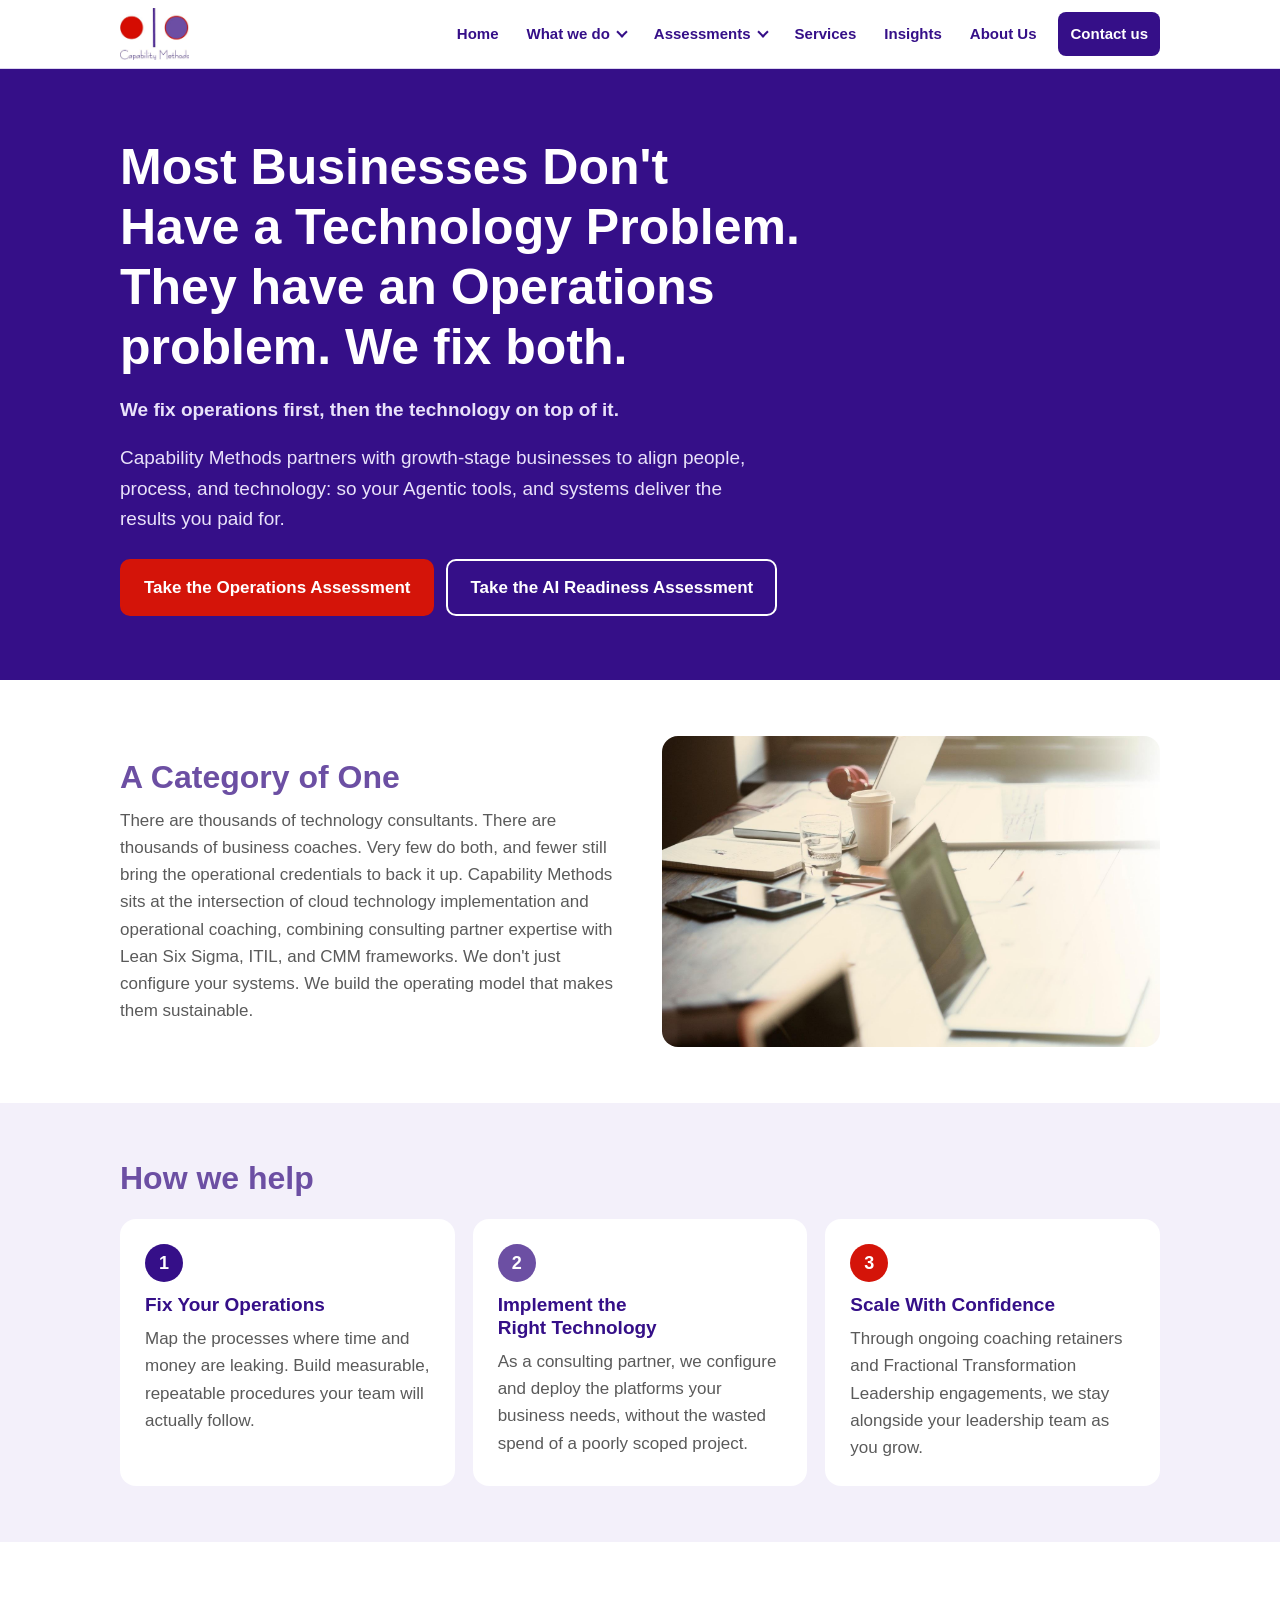
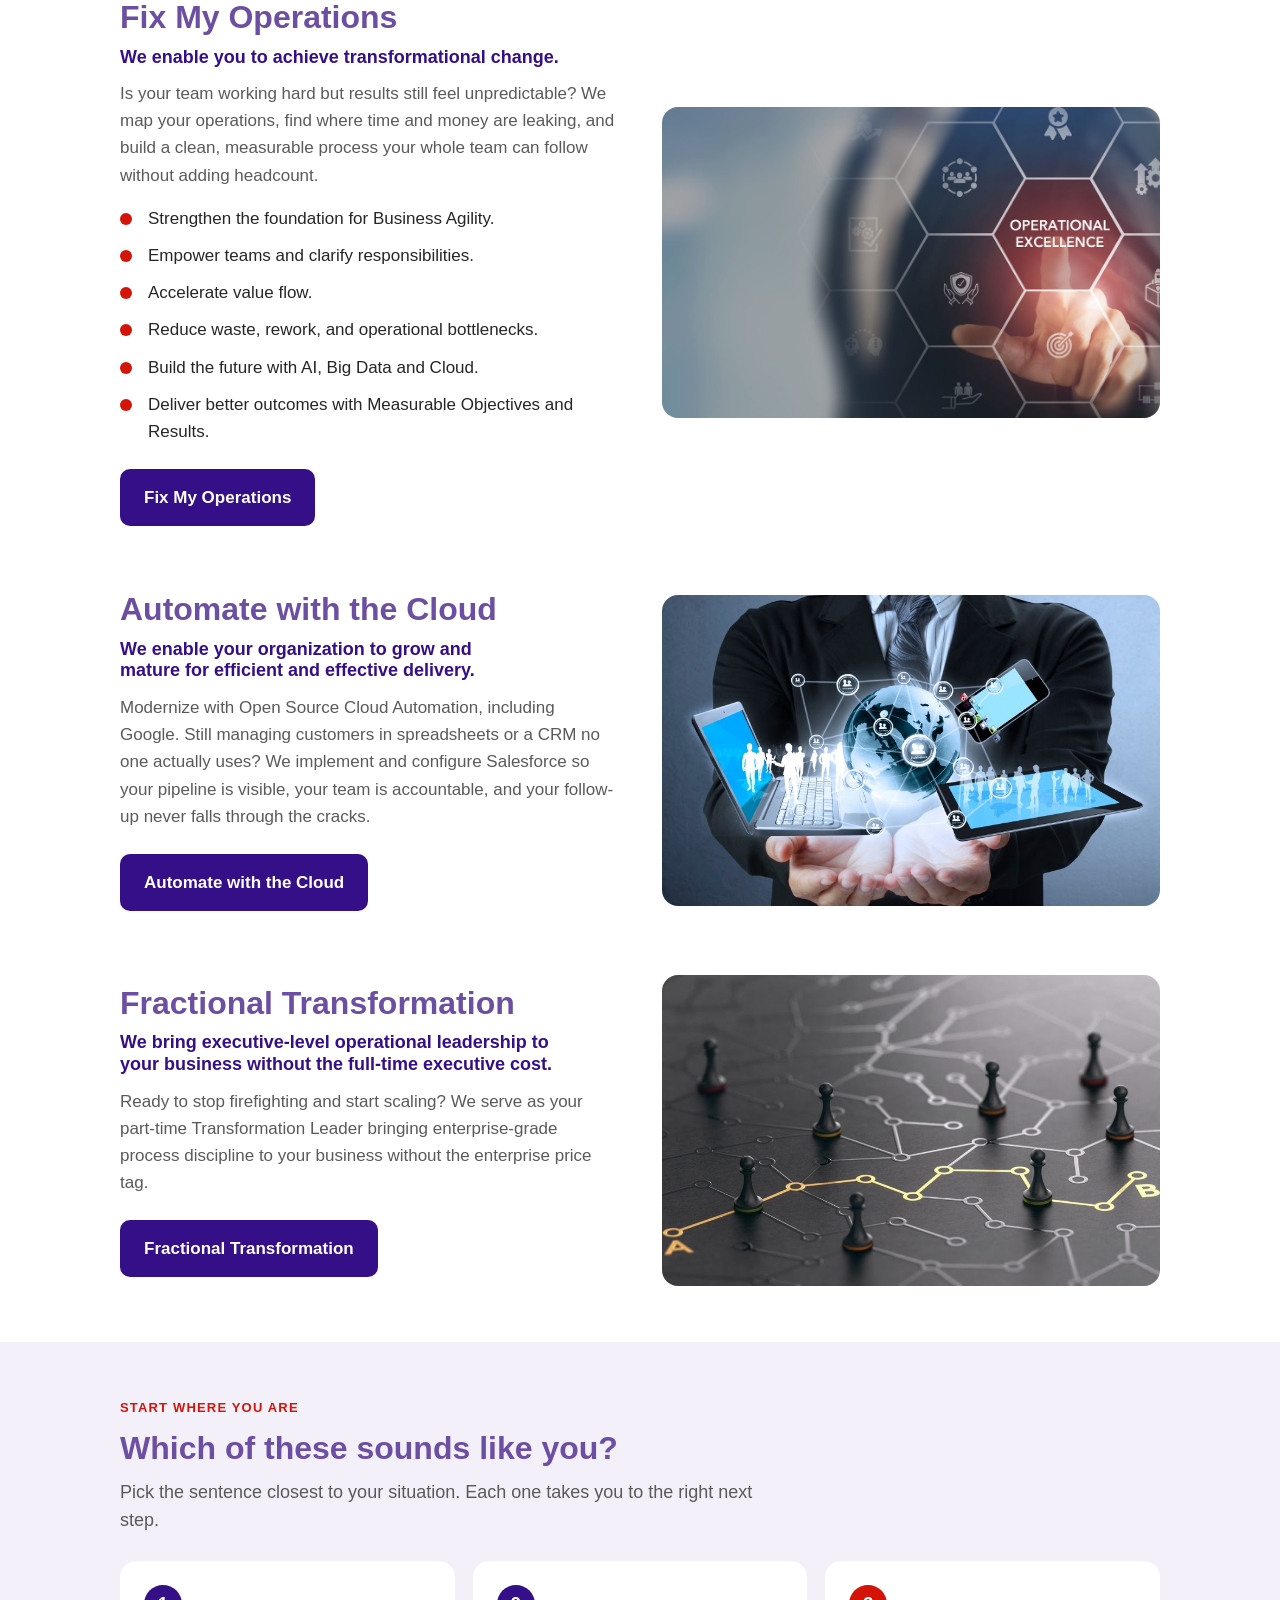
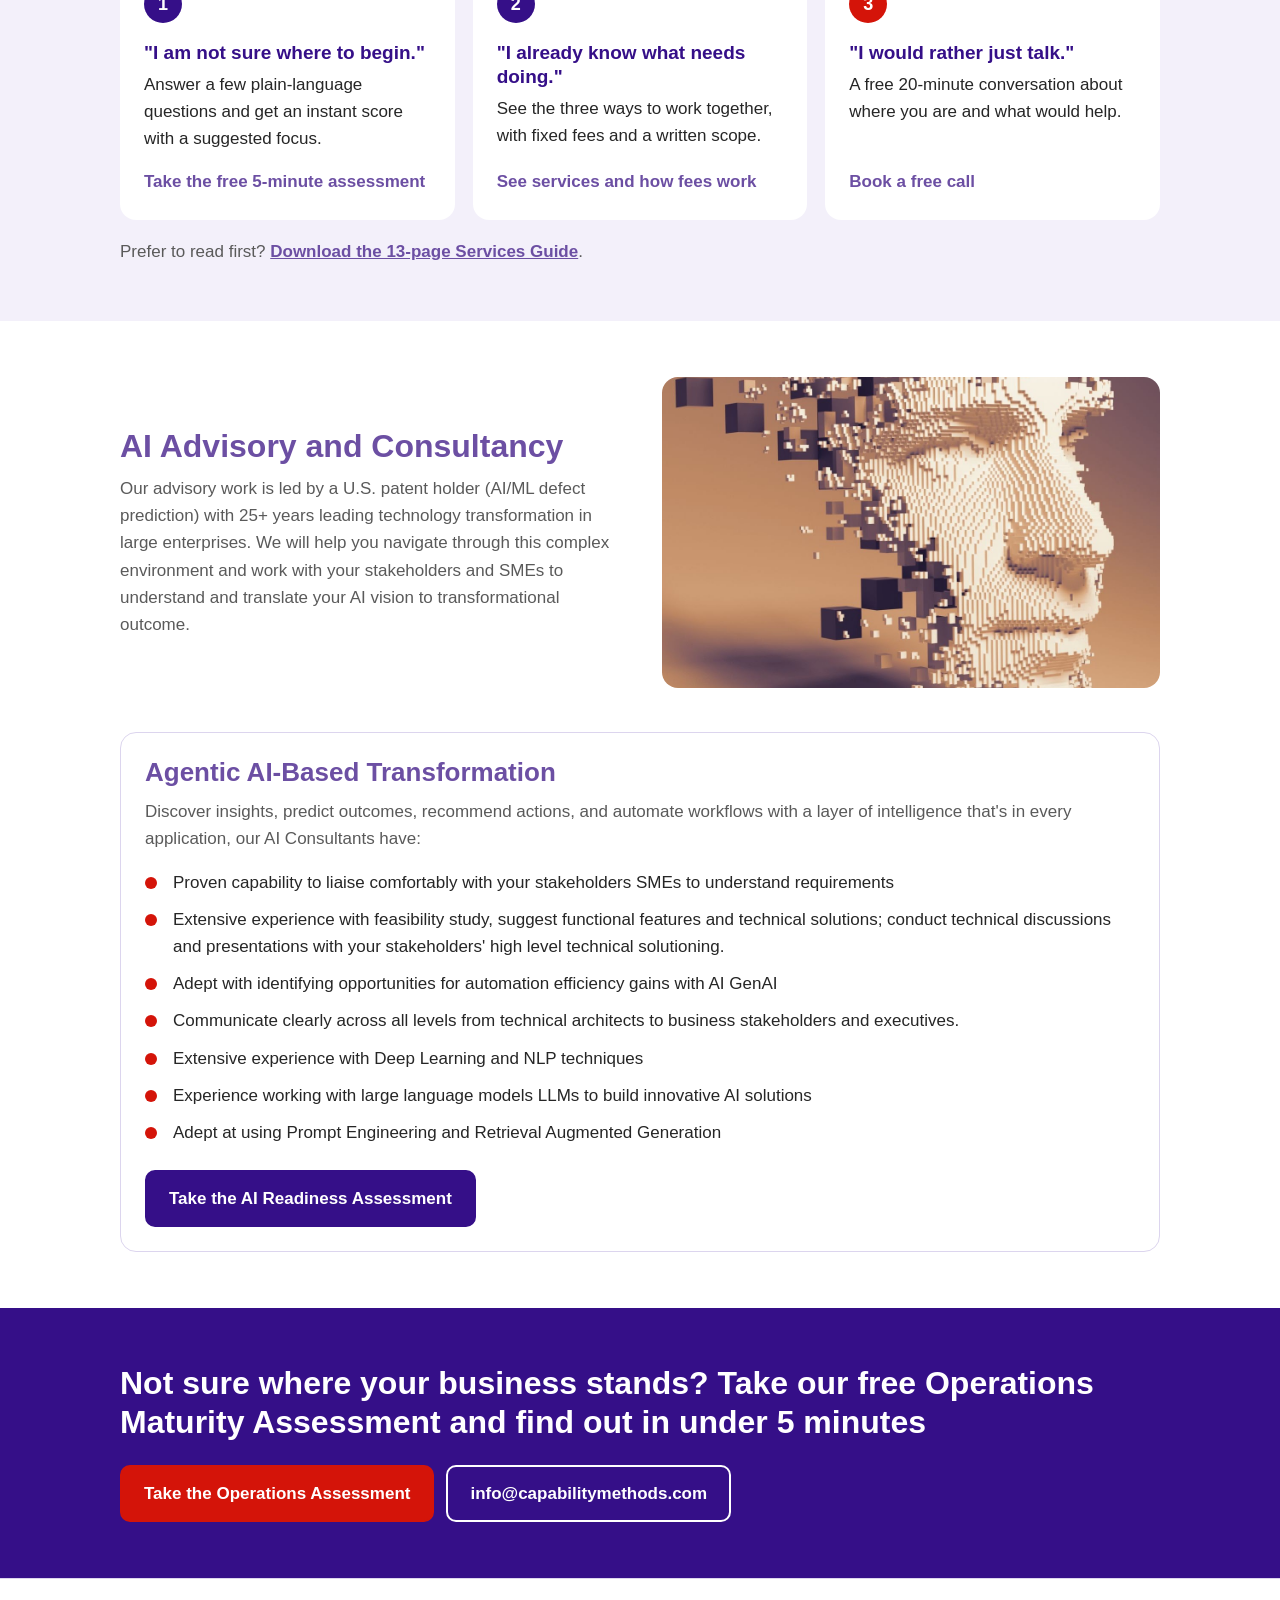
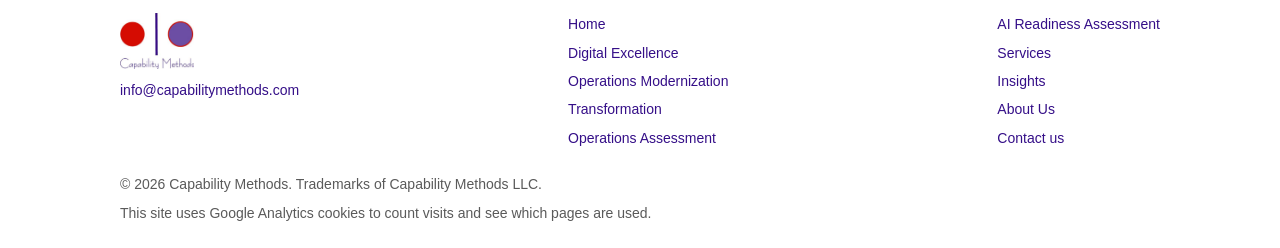
<file: index.html>
<!doctype html>
<html lang="en">
<head>
<meta charset="utf-8">
<meta name="viewport" content="width=device-width, initial-scale=1">
<title>Capability Methods | People, process and technology for growth-stage businesses</title>
<meta name="description" content="Capability Methods partners with growth-stage businesses to align people, process, and technology, so your Agentic tools and systems deliver the results you paid for.">
<link rel="canonical" href="https://www.capabilitymethods.com/">
<meta property="og:type" content="website">
<meta property="og:title" content="Capability Methods | People, process and technology for growth-stage businesses">
<meta property="og:description" content="Capability Methods partners with growth-stage businesses to align people, process, and technology, so your Agentic tools and systems deliver the results you paid for.">
<meta property="og:url" content="https://www.capabilitymethods.com/">
<meta property="og:image" content="https://www.capabilitymethods.com/assets/img/logo.png">
<link rel="icon" href="/assets/img/logo.png">
<link rel="stylesheet" href="/assets/site.css">
<script async src="https://www.googletagmanager.com/gtag/js?id=G-MKHZ5TBPRN"></script>
<script>window.dataLayer=window.dataLayer||[];function gtag(){dataLayer.push(arguments)}gtag('js',new Date());gtag('config','G-MKHZ5TBPRN');</script>
</head>
<body>
<div class="nav"><div class="wrap">
  <a class="logo" href="https://www.capabilitymethods.com/home/"><img src="/assets/img/logo.png" alt="Capability Methods" width="246" height="174"></a>
  <details class="burger"><summary>Menu</summary></details>
  <ul class="menu" aria-label="Main menu"><li><a href="https://www.capabilitymethods.com/home/">Home</a></li><li><details><summary>What we do</summary><ul class="sub"><li><a href="https://www.capabilitymethods.com/operations-consulting/">Digital Excellence</a></li><li><a href="https://www.capabilitymethods.com/business-process-modernization/">Operations Modernization</a></li><li><a href="https://www.capabilitymethods.com/business-transformation-consulting/">Transformation</a></li></ul></details></li><li><details><summary>Assessments</summary><ul class="sub"><li><a href="https://www.capabilitymethods.com/operations-maturity-assessment/">Operations Assessment</a></li><li><a href="https://www.capabilitymethods.com/ai-readiness-assessment/">AI Readiness Assessment</a></li></ul></details></li><li><a href="https://services.capabilitymethods.com/">Services</a></li><li><a href="https://services.capabilitymethods.com/insights/">Insights</a></li><li><a href="https://www.capabilitymethods.com/about-capability-methods/">About Us</a></li><li class="contact"><a href="https://www.capabilitymethods.com/contact-us/">Contact us</a></li></ul>
</div></div>
<script>
(function () {
  var lists = Array.prototype.slice.call(document.querySelectorAll('.menu details'));
  var hover = window.matchMedia('(hover: hover) and (pointer: fine)');
  function closeAll(except) { lists.forEach(function (d) { if (d !== except) d.removeAttribute('open'); }); }
  lists.forEach(function (d) {
    var li = d.parentNode, timer;
    d.addEventListener('toggle', function () { if (d.open) closeAll(d); });
    d.querySelector('summary').addEventListener('click', function (e) { if (hover.matches && window.innerWidth > 980 && d.open) e.preventDefault(); });
    li.addEventListener('mouseenter', function () { if (hover.matches && window.innerWidth > 980) { clearTimeout(timer); d.setAttribute('open', ''); } });
    li.addEventListener('mouseleave', function () { if (hover.matches && window.innerWidth > 980) { timer = setTimeout(function () { d.removeAttribute('open'); }, 200); } });
  });
  document.addEventListener('click', function (e) { if (!e.target.closest('.menu details')) closeAll(null); });
  document.addEventListener('keydown', function (e) { if (e.key === 'Escape') closeAll(null); });
})();
</script>
<main>
<!-- EDIT: words on this page are Mark's live Google Sites text (copied 16 Nov 2026). Change words only between the tags. -->
<header class="hero"><div class="wrap">
  <h1>Most Businesses Don't Have a Technology Problem. They have an Operations problem. We fix both.</h1>
  <p class="sub"><strong>We fix operations first, then the technology on top of it.</strong></p>
  <p class="sub">Capability Methods partners with growth-stage businesses to align people, process, and technology: so your Agentic tools, and systems deliver the results you paid for.</p>
  <div class="actions">
    <a class="btn red" href="/operations-maturity-assessment/">Take the Operations Assessment</a>
    <a class="btn ghostDark" href="/ai-readiness-assessment/">Take the AI Readiness Assessment</a>
  </div>
</div></header>

<section><div class="wrap split">
  <div>
    <h2>A Category of One</h2>
    <p>There are thousands of technology consultants. There are thousands of business coaches. Very few do both, and fewer still bring the operational credentials to back it up. Capability Methods sits at the intersection of cloud technology implementation and operational coaching, combining consulting partner expertise with Lean Six Sigma, ITIL, and CMM frameworks. We don't just configure your systems. We build the operating model that makes them sustainable.</p>
  </div>
  <div class="pic"><img src="/assets/img/desk.jpg" alt="" width="1280" height="853"></div>
</div></section>

<section class="tint"><div class="wrap">
  <h2>How we help</h2>
  <div class="grid3" style="margin-top:22px">
    <div class="card"><span class="badge">1</span><h3>Fix Your Operations</h3><p>Map the processes where time and money are leaking. Build measurable, repeatable procedures your team will actually follow.</p></div>
    <div class="card"><span class="badge purple">2</span><h3>Implement the Right Technology</h3><p>As a consulting partner, we configure and deploy the platforms your business needs, without the wasted spend of a poorly scoped project.</p></div>
    <div class="card"><span class="badge red">3</span><h3>Scale With Confidence</h3><p>Through ongoing coaching retainers and Fractional Transformation Leadership engagements, we stay alongside your leadership team as you grow.</p></div>
  </div>
</div></section>

<section><div class="wrap">
  <div class="split">
    <div>
      <h2>Fix My Operations</h2>
      <h3>We enable you to achieve transformational change.</h3>
      <p>Is your team working hard but results still feel unpredictable? We map your operations, find where time and money are leaking, and build a clean, measurable process your whole team can follow without adding headcount.</p>
      <ul class="checks">
        <li>Strengthen the foundation for Business Agility.</li>
        <li>Empower teams and clarify responsibilities.</li>
        <li>Accelerate value flow.</li>
        <li>Reduce waste, rework, and operational bottlenecks.</li>
        <li>Build the future with AI, Big Data and Cloud.</li>
        <li>Deliver better outcomes with Measurable Objectives and Results.</li>
      </ul>
      <div class="actions"><a class="btn" href="/operations-consulting/">Fix My Operations</a></div>
    </div>
    <div class="pic"><img src="/assets/img/operational-excellence.jpg" alt="" loading="lazy"></div>
  </div>

  <div class="split flip">
    <div>
      <h2>Automate with the Cloud</h2>
      <h3>We enable your organization to grow and mature for efficient and effective delivery.</h3>
      <p>Modernize with Open Source Cloud Automation, including Google. Still managing customers in spreadsheets or a CRM no one actually uses? We implement and configure Salesforce so your pipeline is visible, your team is accountable, and your follow-up never falls through the cracks.</p>
      <div class="actions"><a class="btn" href="/business-process-modernization/">Automate with the Cloud</a></div>
    </div>
    <div class="pic"><img src="/assets/img/connected-business.jpg" alt="" loading="lazy"></div>
  </div>

  <div class="split">
    <div>
      <h2>Fractional Transformation</h2>
      <h3>We bring executive-level operational leadership to your business without the full-time executive cost.</h3>
      <p>Ready to stop firefighting and start scaling? We serve as your part-time Transformation Leader bringing enterprise-grade process discipline to your business without the enterprise price tag.</p>
      <div class="actions"><a class="btn" href="/business-transformation-consulting/">Fractional Transformation</a></div>
    </div>
    <div class="pic"><img src="/assets/img/strategy.jpg" alt="" loading="lazy"></div>
  </div>
</div></section>

<section class="tint"><div class="wrap">
  <div class="eyebrow">Start where you are</div>
  <h2>Which of these sounds like you?</h2>
  <p class="lede">Pick the sentence closest to your situation. Each one takes you to the right next step.</p>
  <div class="grid3">
    <a class="pick" href="/operations-maturity-assessment/"><span class="badge">1</span><span class="say">"I am not sure where to begin."</span><span>Answer a few plain-language questions and get an instant score with a suggested focus.</span><span class="cta">Take the free 5-minute assessment</span></a>
    <a class="pick" href="https://services.capabilitymethods.com/#tiers"><span class="badge">2</span><span class="say">"I already know what needs doing."</span><span>See the three ways to work together, with fixed fees and a written scope.</span><span class="cta">See services and how fees work</span></a>
    <a class="pick" href="https://calendly.com/capabilitymethods"><span class="badge red">3</span><span class="say">"I would rather just talk."</span><span>A free 20-minute conversation about where you are and what would help.</span><span class="cta">Book a free call</span></a>
  </div>
  <p class="foot-note">Prefer to read first? <a href="https://services.capabilitymethods.com/#guide"><strong>Download the 13-page Services Guide</strong></a>.</p>
</div></section>

<section><div class="wrap">
  <div class="split flip">
    <div>
      <h2>AI Advisory and Consultancy</h2>
      <p>Our advisory work is led by a U.S. patent holder (AI/ML defect prediction) with 25+ years leading technology transformation in large enterprises. We will help you navigate through this complex environment and work with your stakeholders and SMEs to understand and translate your AI vision to transformational outcome.</p>
    </div>
    <div class="pic"><img src="/assets/img/ai.jpg" alt="" loading="lazy"></div>
  </div>
  <div class="card" style="margin-top:44px">
    <h2 style="font-size:26px">Agentic AI-Based Transformation</h2>
    <p>Discover insights, predict outcomes, recommend actions, and automate workflows with a layer of intelligence that's in every application, our AI Consultants have:</p>
    <ul class="checks">
      <li>Proven capability to liaise comfortably with your stakeholders SMEs to understand requirements</li>
      <li>Extensive experience with feasibility study, suggest functional features and technical solutions; conduct technical discussions and presentations with your stakeholders' high level technical solutioning.</li>
      <li>Adept with identifying opportunities for automation efficiency gains with AI GenAI</li>
      <li>Communicate clearly across all levels from technical architects to business stakeholders and executives.</li>
      <li>Extensive experience with Deep Learning and NLP techniques</li>
      <li>Experience working with large language models LLMs to build innovative AI solutions</li>
      <li>Adept at using Prompt Engineering and Retrieval Augmented Generation</li>
    </ul>
    <div class="actions"><a class="btn" href="/ai-readiness-assessment/">Take the AI Readiness Assessment</a></div>
  </div>
</div></section>

<section class="final"><div class="wrap">
  <h2>Not sure where your business stands? Take our free Operations Maturity Assessment and find out in under 5 minutes</h2>
  <div class="actions">
    <a class="btn red" href="/operations-maturity-assessment/">Take the Operations Assessment</a>
    <a class="btn ghostDark" href="mailto:info@capabilitymethods.com">info@capabilitymethods.com</a>
  </div>
</div></section>
</main>
<footer><div class="wrap">
  <div class="cols">
    <div><a class="logo" href="https://www.capabilitymethods.com/home/"><img src="/assets/img/logo.png" alt="Capability Methods" width="246" height="174" loading="lazy"></a>
      <p style="margin-top:10px"><a href="mailto:info@capabilitymethods.com">info@capabilitymethods.com</a></p></div>
    <ul><li><a href="https://www.capabilitymethods.com/home/">Home</a></li><li><a href="https://www.capabilitymethods.com/operations-consulting/">Digital Excellence</a></li><li><a href="https://www.capabilitymethods.com/business-process-modernization/">Operations Modernization</a></li><li><a href="https://www.capabilitymethods.com/business-transformation-consulting/">Transformation</a></li><li><a href="https://www.capabilitymethods.com/operations-maturity-assessment/">Operations Assessment</a></li></ul><ul><li><a href="https://www.capabilitymethods.com/ai-readiness-assessment/">AI Readiness Assessment</a></li><li><a href="https://services.capabilitymethods.com/">Services</a></li><li><a href="https://services.capabilitymethods.com/insights/">Insights</a></li><li><a href="https://www.capabilitymethods.com/about-capability-methods/">About Us</a></li><li><a href="https://www.capabilitymethods.com/contact-us/">Contact us</a></li></ul>
  </div>
  <div class="legal">
    <p>&copy; 2026 Capability Methods. Trademarks of Capability Methods LLC.</p>
    <p>This site uses Google Analytics cookies to count visits and see which pages are used.</p>
  </div>
</div></footer>
<script>
// Each embedded tool (contact form, assessments) reports its height; the page sizes its frame to fit, so no scroll box.
window.addEventListener('message', function (e) {
  if (!e.data || !e.data.cmEmbedHeight) return;
  document.querySelectorAll('iframe.embed').forEach(function (f) {
    if (f.contentWindow === e.source) f.style.height = (e.data.cmEmbedHeight + 2) + 'px';
  });
});
</script>
</body>
</html>
</file>
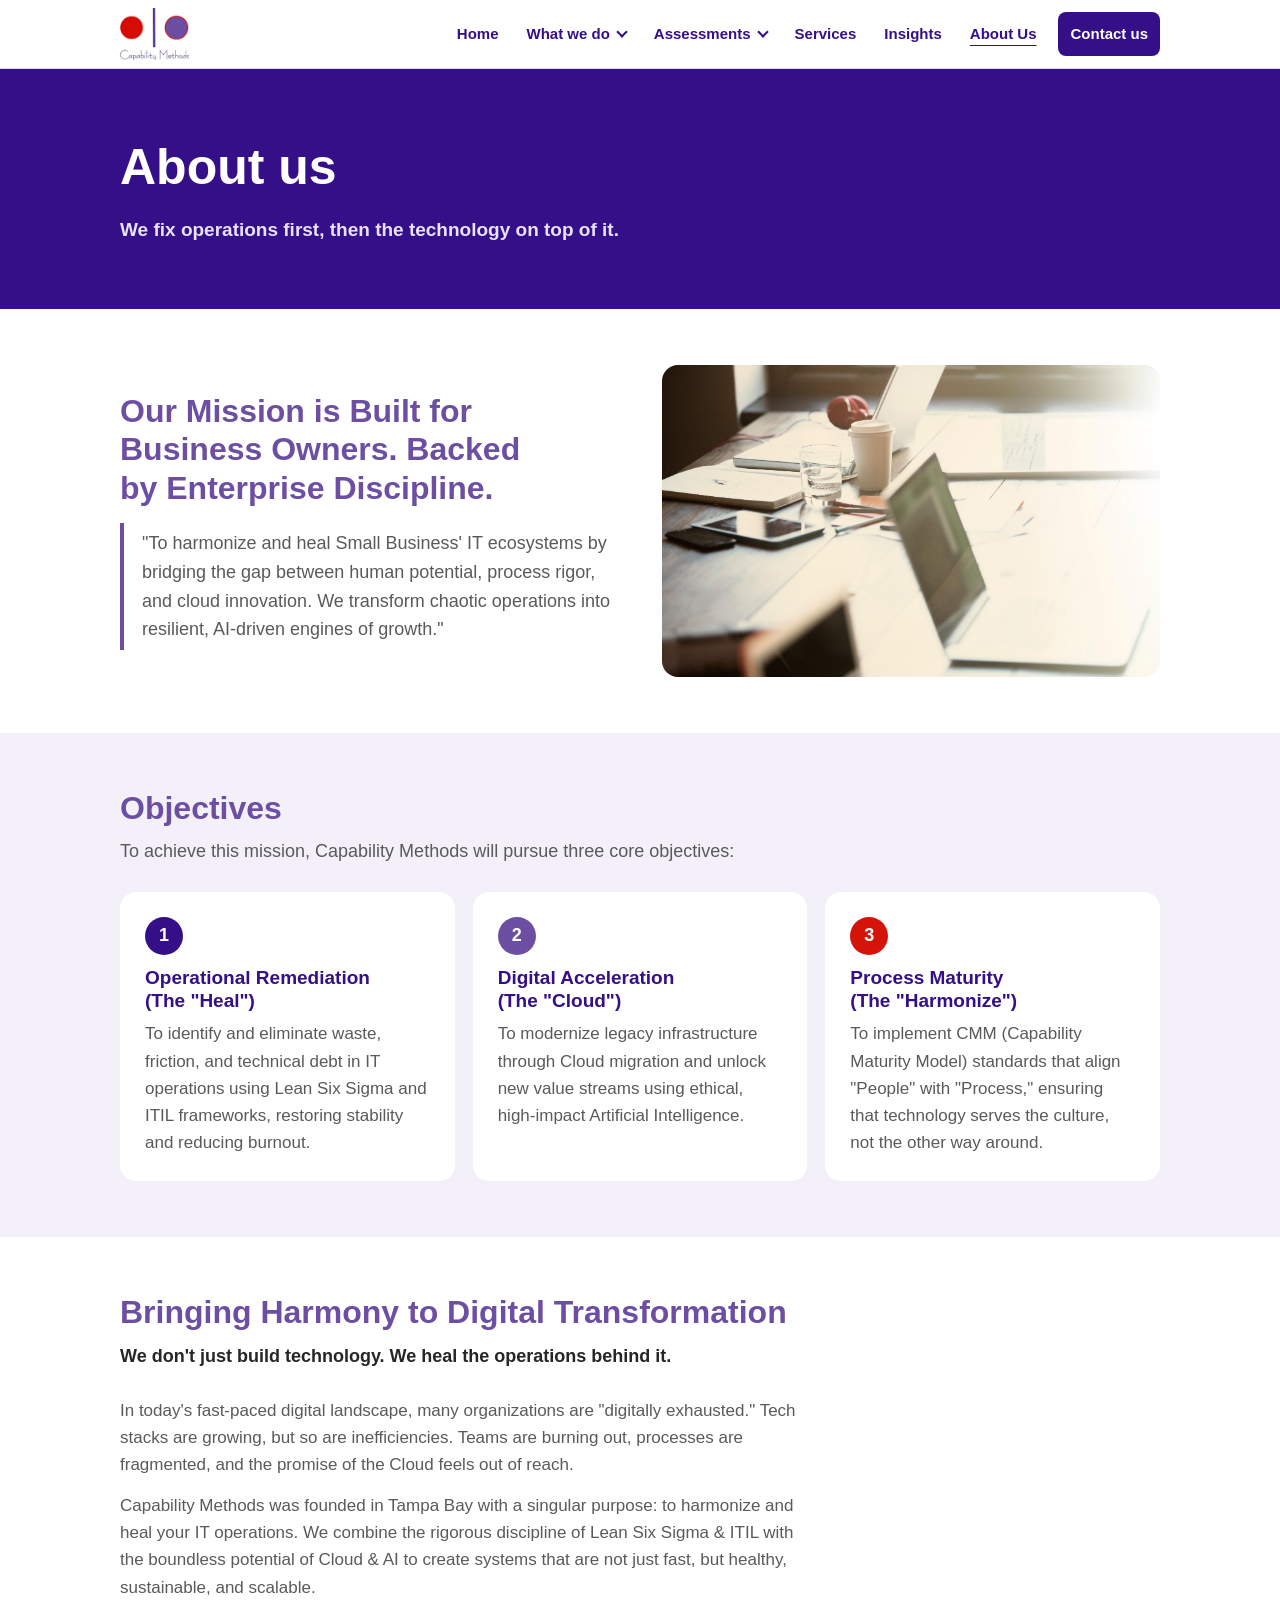
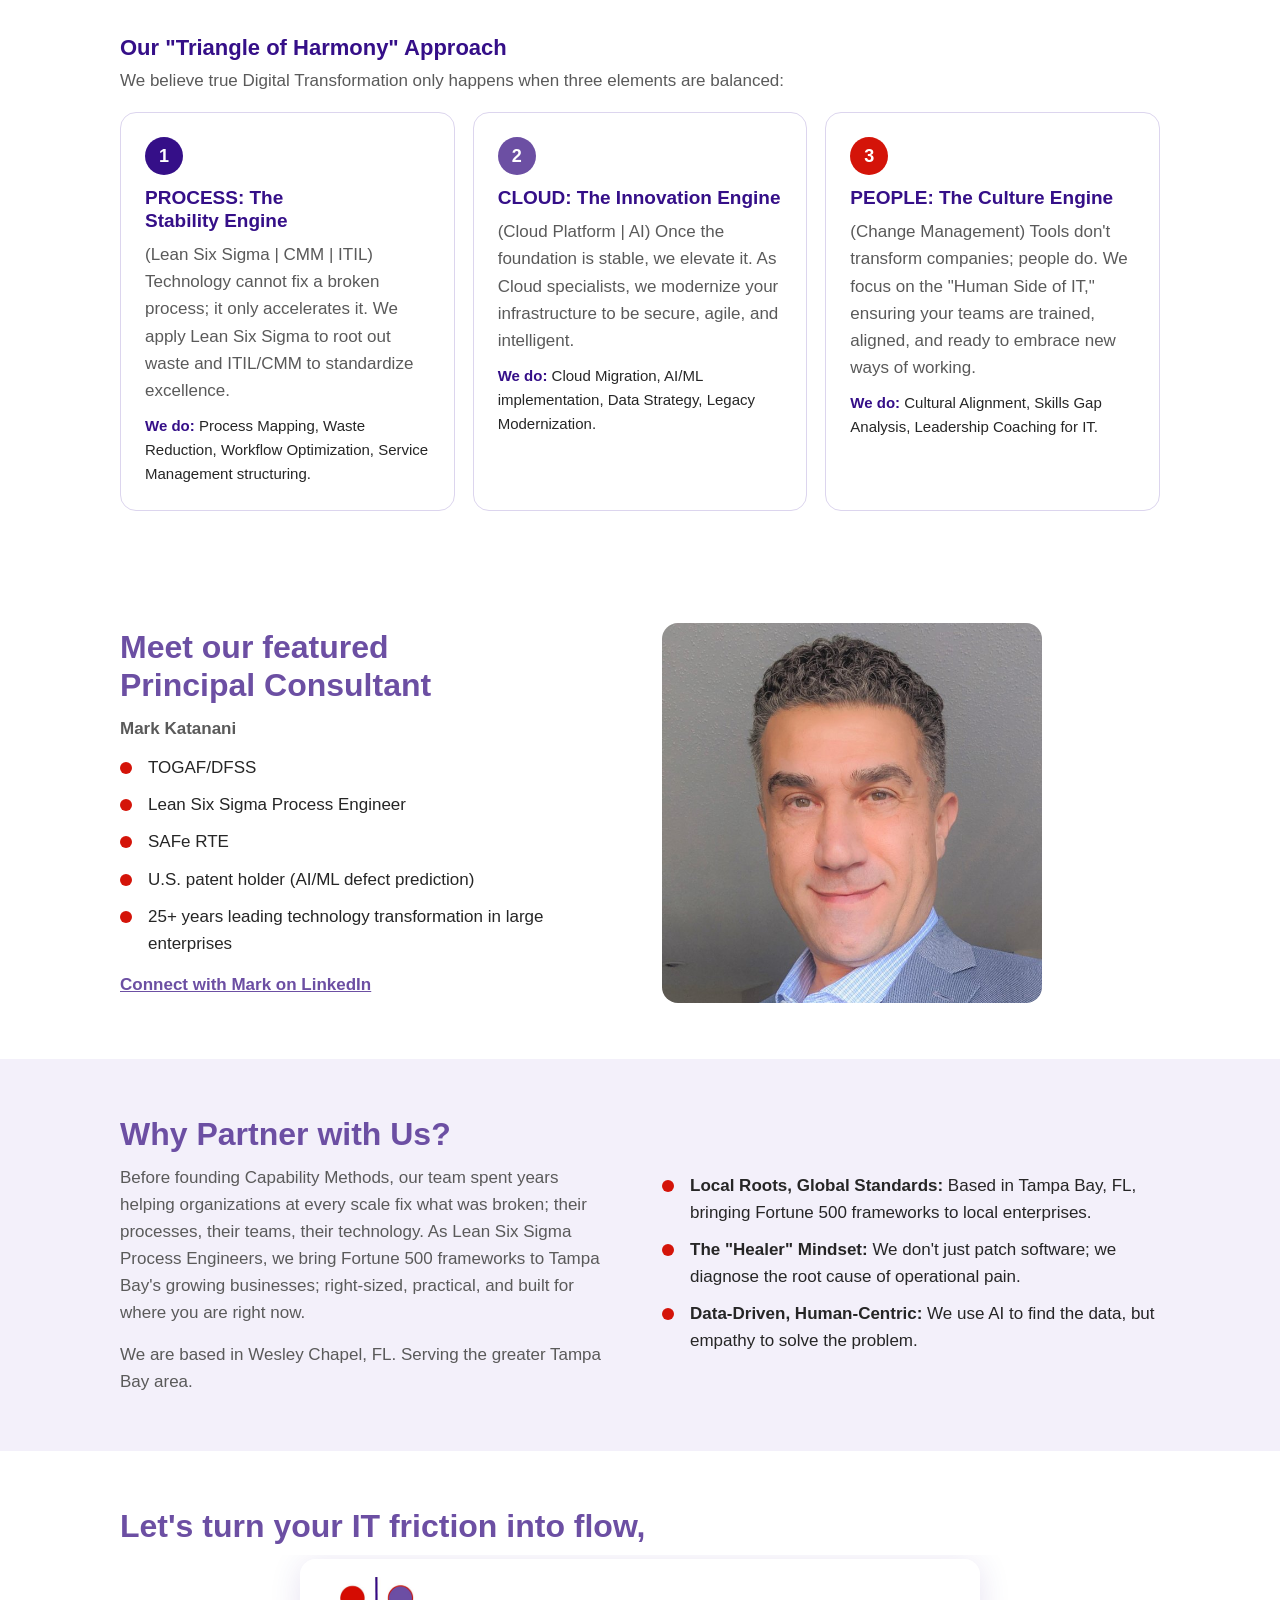
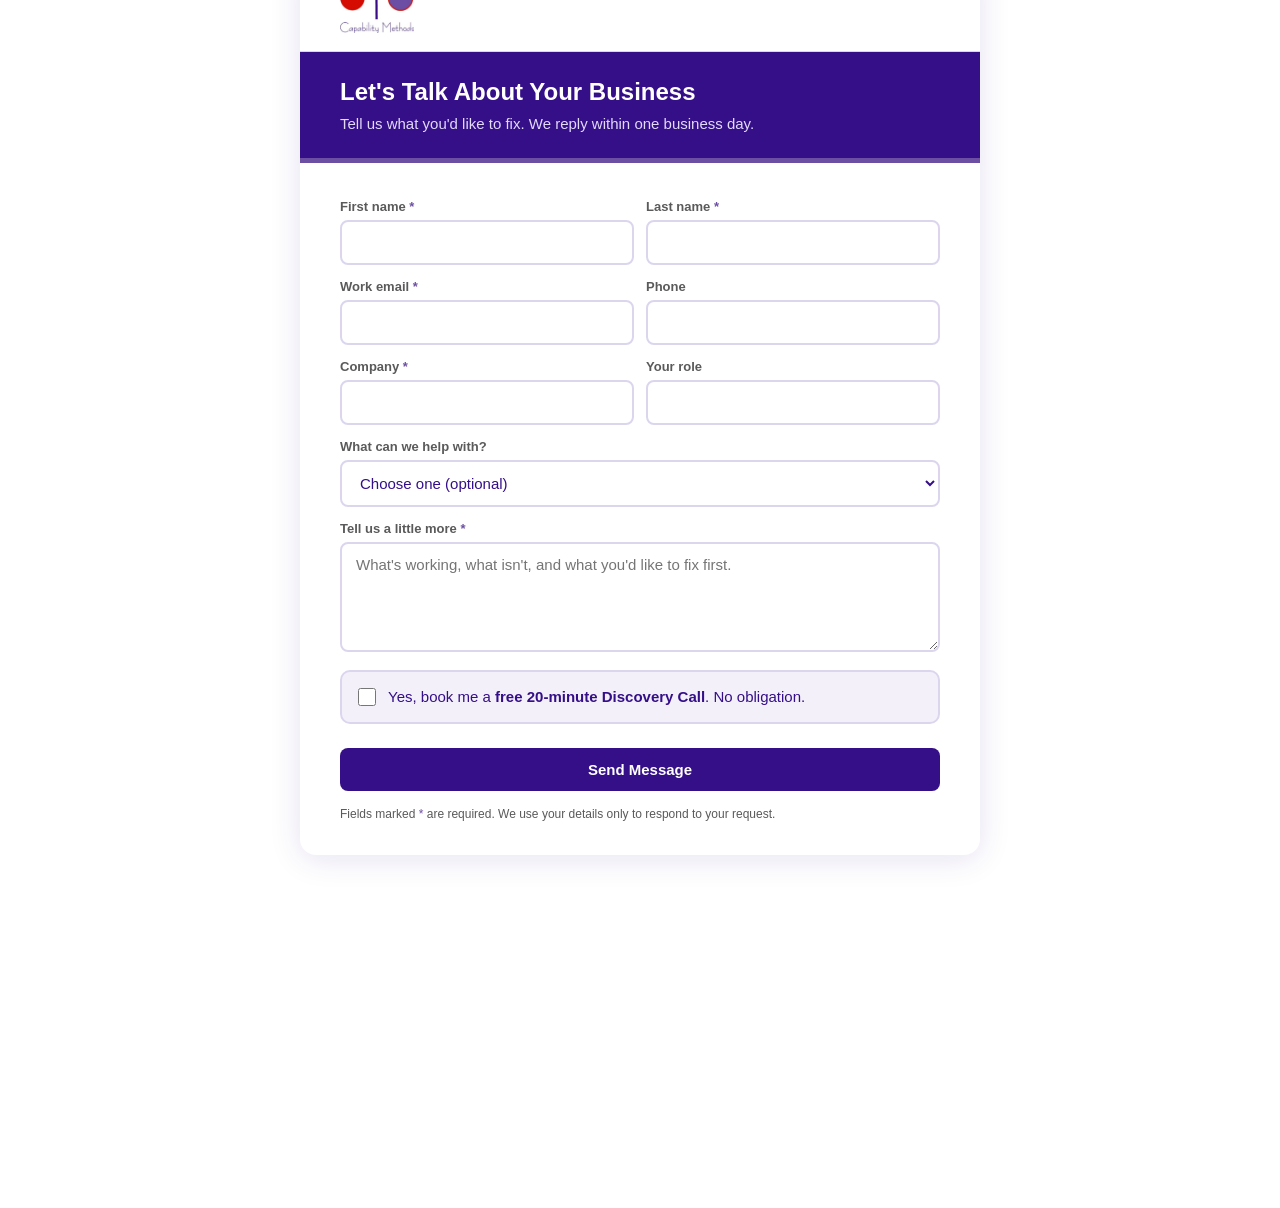
<file: about-capability-methods/index.html>
<!doctype html>
<html lang="en">
<head>
<meta charset="utf-8">
<meta name="viewport" content="width=device-width, initial-scale=1">
<title>About us | Capability Methods</title>
<meta name="description" content="Built for business owners, backed by enterprise discipline. Capability Methods brings people, process and cloud together.">
<link rel="canonical" href="https://www.capabilitymethods.com/about-capability-methods/">
<meta property="og:type" content="website">
<meta property="og:title" content="About us | Capability Methods">
<meta property="og:description" content="Built for business owners, backed by enterprise discipline. Capability Methods brings people, process and cloud together.">
<meta property="og:url" content="https://www.capabilitymethods.com/about-capability-methods/">
<meta property="og:image" content="https://www.capabilitymethods.com/assets/img/logo.png">
<link rel="icon" href="/assets/img/logo.png">
<link rel="stylesheet" href="/assets/site.css">
<script async src="https://www.googletagmanager.com/gtag/js?id=G-MKHZ5TBPRN"></script>
<script>window.dataLayer=window.dataLayer||[];function gtag(){dataLayer.push(arguments)}gtag('js',new Date());gtag('config','G-MKHZ5TBPRN');</script>
</head>
<body>
<div class="nav"><div class="wrap">
  <a class="logo" href="https://www.capabilitymethods.com/home/"><img src="/assets/img/logo.png" alt="Capability Methods" width="246" height="174"></a>
  <details class="burger"><summary>Menu</summary></details>
  <ul class="menu" aria-label="Main menu"><li><a href="https://www.capabilitymethods.com/home/">Home</a></li><li><details><summary>What we do</summary><ul class="sub"><li><a href="https://www.capabilitymethods.com/operations-consulting/">Digital Excellence</a></li><li><a href="https://www.capabilitymethods.com/business-process-modernization/">Operations Modernization</a></li><li><a href="https://www.capabilitymethods.com/business-transformation-consulting/">Transformation</a></li></ul></details></li><li><details><summary>Assessments</summary><ul class="sub"><li><a href="https://www.capabilitymethods.com/operations-maturity-assessment/">Operations Assessment</a></li><li><a href="https://www.capabilitymethods.com/ai-readiness-assessment/">AI Readiness Assessment</a></li></ul></details></li><li><a href="https://services.capabilitymethods.com/">Services</a></li><li><a href="https://services.capabilitymethods.com/insights/">Insights</a></li><li><a href="https://www.capabilitymethods.com/about-capability-methods/" aria-current="page">About Us</a></li><li class="contact"><a href="https://www.capabilitymethods.com/contact-us/">Contact us</a></li></ul>
</div></div>
<script>
(function () {
  var lists = Array.prototype.slice.call(document.querySelectorAll('.menu details'));
  var hover = window.matchMedia('(hover: hover) and (pointer: fine)');
  function closeAll(except) { lists.forEach(function (d) { if (d !== except) d.removeAttribute('open'); }); }
  lists.forEach(function (d) {
    var li = d.parentNode, timer;
    d.addEventListener('toggle', function () { if (d.open) closeAll(d); });
    d.querySelector('summary').addEventListener('click', function (e) { if (hover.matches && window.innerWidth > 980 && d.open) e.preventDefault(); });
    li.addEventListener('mouseenter', function () { if (hover.matches && window.innerWidth > 980) { clearTimeout(timer); d.setAttribute('open', ''); } });
    li.addEventListener('mouseleave', function () { if (hover.matches && window.innerWidth > 980) { timer = setTimeout(function () { d.removeAttribute('open'); }, 200); } });
  });
  document.addEventListener('click', function (e) { if (!e.target.closest('.menu details')) closeAll(null); });
  document.addEventListener('keydown', function (e) { if (e.key === 'Escape') closeAll(null); });
})();
</script>
<main>
<!-- EDIT: words on this page are Mark's live Google Sites text (copied 16 Nov 2026), with the credential wording Mark approved on 12 Nov. Change words only between the tags. -->
<header class="hero"><div class="wrap">
  <h1>About us</h1>
  <p class="sub"><strong>We fix operations first, then the technology on top of it.</strong></p>
</div></header>

<section><div class="wrap split">
  <div>
    <h2>Our Mission is Built for Business Owners. Backed by Enterprise Discipline.</h2>
    <p class="quote">"To harmonize and heal Small Business' IT ecosystems by bridging the gap between human potential, process rigor, and cloud innovation. We transform chaotic operations into resilient, AI-driven engines of growth."</p>
  </div>
  <div class="pic"><img src="/assets/img/desk.jpg" alt="" loading="lazy"></div>
</div></section>

<section class="tint"><div class="wrap">
  <h2>Objectives</h2>
  <p class="lede">To achieve this mission, Capability Methods will pursue three core objectives:</p>
  <div class="grid3">
    <div class="card"><span class="badge">1</span><h3>Operational Remediation (The "Heal")</h3><p>To identify and eliminate waste, friction, and technical debt in IT operations using Lean Six Sigma and ITIL frameworks, restoring stability and reducing burnout.</p></div>
    <div class="card"><span class="badge purple">2</span><h3>Digital Acceleration (The "Cloud")</h3><p>To modernize legacy infrastructure through Cloud migration and unlock new value streams using ethical, high-impact Artificial Intelligence.</p></div>
    <div class="card"><span class="badge red">3</span><h3>Process Maturity (The "Harmonize")</h3><p>To implement CMM (Capability Maturity Model) standards that align "People" with "Process," ensuring that technology serves the culture, not the other way around.</p></div>
  </div>
</div></section>

<section><div class="wrap">
  <h2>Bringing Harmony to Digital Transformation</h2>
  <p class="lede" style="color:var(--ink);font-weight:700">We don't just build technology. We heal the operations behind it.</p>
  <p style="color:var(--ink2);max-width:72ch">In today's fast-paced digital landscape, many organizations are "digitally exhausted." Tech stacks are growing, but so are inefficiencies. Teams are burning out, processes are fragmented, and the promise of the Cloud feels out of reach.</p>
  <p style="color:var(--ink2);max-width:72ch;margin-top:14px">Capability Methods was founded in Tampa Bay with a singular purpose: to harmonize and heal your IT operations. We combine the rigorous discipline of Lean Six Sigma &amp; ITIL with the boundless potential of Cloud &amp; AI to create systems that are not just fast, but healthy, sustainable, and scalable.</p>

  <h3 style="margin-top:34px;font-size:22px">Our "Triangle of Harmony" Approach</h3>
  <p style="color:var(--ink2);margin-top:6px">We believe true Digital Transformation only happens when three elements are balanced:</p>
  <div class="grid3" style="margin-top:18px">
    <div class="card pillar"><span class="badge">1</span><h3>PROCESS: The Stability Engine</h3><p>(Lean Six Sigma | CMM | ITIL) Technology cannot fix a broken process; it only accelerates it. We apply Lean Six Sigma to root out waste and ITIL/CMM to standardize excellence.</p><p class="we"><b>We do:</b> Process Mapping, Waste Reduction, Workflow Optimization, Service Management structuring.</p></div>
    <div class="card pillar"><span class="badge purple">2</span><h3>CLOUD: The Innovation Engine</h3><p>(Cloud Platform | AI) Once the foundation is stable, we elevate it. As Cloud specialists, we modernize your infrastructure to be secure, agile, and intelligent.</p><p class="we"><b>We do:</b> Cloud Migration, AI/ML implementation, Data Strategy, Legacy Modernization.</p></div>
    <div class="card pillar"><span class="badge red">3</span><h3>PEOPLE: The Culture Engine</h3><p>(Change Management) Tools don't transform companies; people do. We focus on the "Human Side of IT," ensuring your teams are trained, aligned, and ready to embrace new ways of working.</p><p class="we"><b>We do:</b> Cultural Alignment, Skills Gap Analysis, Leadership Coaching for IT.</p></div>
  </div>
</div></section>

<section><div class="wrap split">
  <div>
    <h2>Meet our featured Principal Consultant</h2>
    <p><strong>Mark Katanani</strong></p>
    <ul class="checks" style="margin-top:12px">
      <li>TOGAF/DFSS</li>
      <li>Lean Six Sigma Process Engineer</li>
      <li>SAFe RTE</li>
      <li>U.S. patent holder (AI/ML defect prediction)</li>
      <li>25+ years leading technology transformation in large enterprises</li>
    </ul>
    <p style="margin-top:14px"><a href="https://www.linkedin.com/in/markkatanani" target="_blank" rel="noopener"><strong>Connect with Mark on LinkedIn</strong></a></p>
  </div>
  <div class="pic"><img src="/assets/img/mark-katanani.jpg" alt="Mark Katanani, Principal Consultant" loading="lazy" style="aspect-ratio:1/1;max-width:380px;object-position:center top"></div>
</div></section>

<section class="tint"><div class="wrap split">
  <div>
    <h2>Why Partner with Us?</h2>
    <p>Before founding Capability Methods, our team spent years helping organizations at every scale fix what was broken; their processes, their teams, their technology. As Lean Six Sigma Process Engineers, we bring Fortune 500 frameworks to Tampa Bay's growing businesses; right-sized, practical, and built for where you are right now.</p>
    <p style="margin-top:14px">We are based in Wesley Chapel, FL. Serving the greater Tampa Bay area.</p>
  </div>
  <ul class="checks">
    <li><b>Local Roots, Global Standards:</b> Based in Tampa Bay, FL, bringing Fortune 500 frameworks to local enterprises.</li>
    <li><b>The "Healer" Mindset:</b> We don't just patch software; we diagnose the root cause of operational pain.</li>
    <li><b>Data-Driven, Human-Centric:</b> We use AI to find the data, but empathy to solve the problem.</li>
  </ul>
</div></section>

<section><div class="wrap">
  <h2>Let's turn your IT friction into flow,</h2>
  <iframe class="embed" src="/assets/embeds/contact.html" title="Contact form" scrolling="no"></iframe>
</div></section>
</main>
<footer><div class="wrap">
  <div class="cols">
    <div><a class="logo" href="https://www.capabilitymethods.com/home/"><img src="/assets/img/logo.png" alt="Capability Methods" width="246" height="174" loading="lazy"></a>
      <p style="margin-top:10px"><a href="mailto:info@capabilitymethods.com">info@capabilitymethods.com</a></p></div>
    <ul><li><a href="https://www.capabilitymethods.com/home/">Home</a></li><li><a href="https://www.capabilitymethods.com/operations-consulting/">Digital Excellence</a></li><li><a href="https://www.capabilitymethods.com/business-process-modernization/">Operations Modernization</a></li><li><a href="https://www.capabilitymethods.com/business-transformation-consulting/">Transformation</a></li><li><a href="https://www.capabilitymethods.com/operations-maturity-assessment/">Operations Assessment</a></li></ul><ul><li><a href="https://www.capabilitymethods.com/ai-readiness-assessment/">AI Readiness Assessment</a></li><li><a href="https://services.capabilitymethods.com/">Services</a></li><li><a href="https://services.capabilitymethods.com/insights/">Insights</a></li><li><a href="https://www.capabilitymethods.com/about-capability-methods/">About Us</a></li><li><a href="https://www.capabilitymethods.com/contact-us/">Contact us</a></li></ul>
  </div>
  <div class="legal">
    <p>&copy; 2026 Capability Methods. Trademarks of Capability Methods LLC.</p>
    <p>This site uses Google Analytics cookies to count visits and see which pages are used.</p>
  </div>
</div></footer>
<script>
// Each embedded tool (contact form, assessments) reports its height; the page sizes its frame to fit, so no scroll box.
window.addEventListener('message', function (e) {
  if (!e.data || !e.data.cmEmbedHeight) return;
  document.querySelectorAll('iframe.embed').forEach(function (f) {
    if (f.contentWindow === e.source) f.style.height = (e.data.cmEmbedHeight + 2) + 'px';
  });
});
</script>
</body>
</html>
</file>
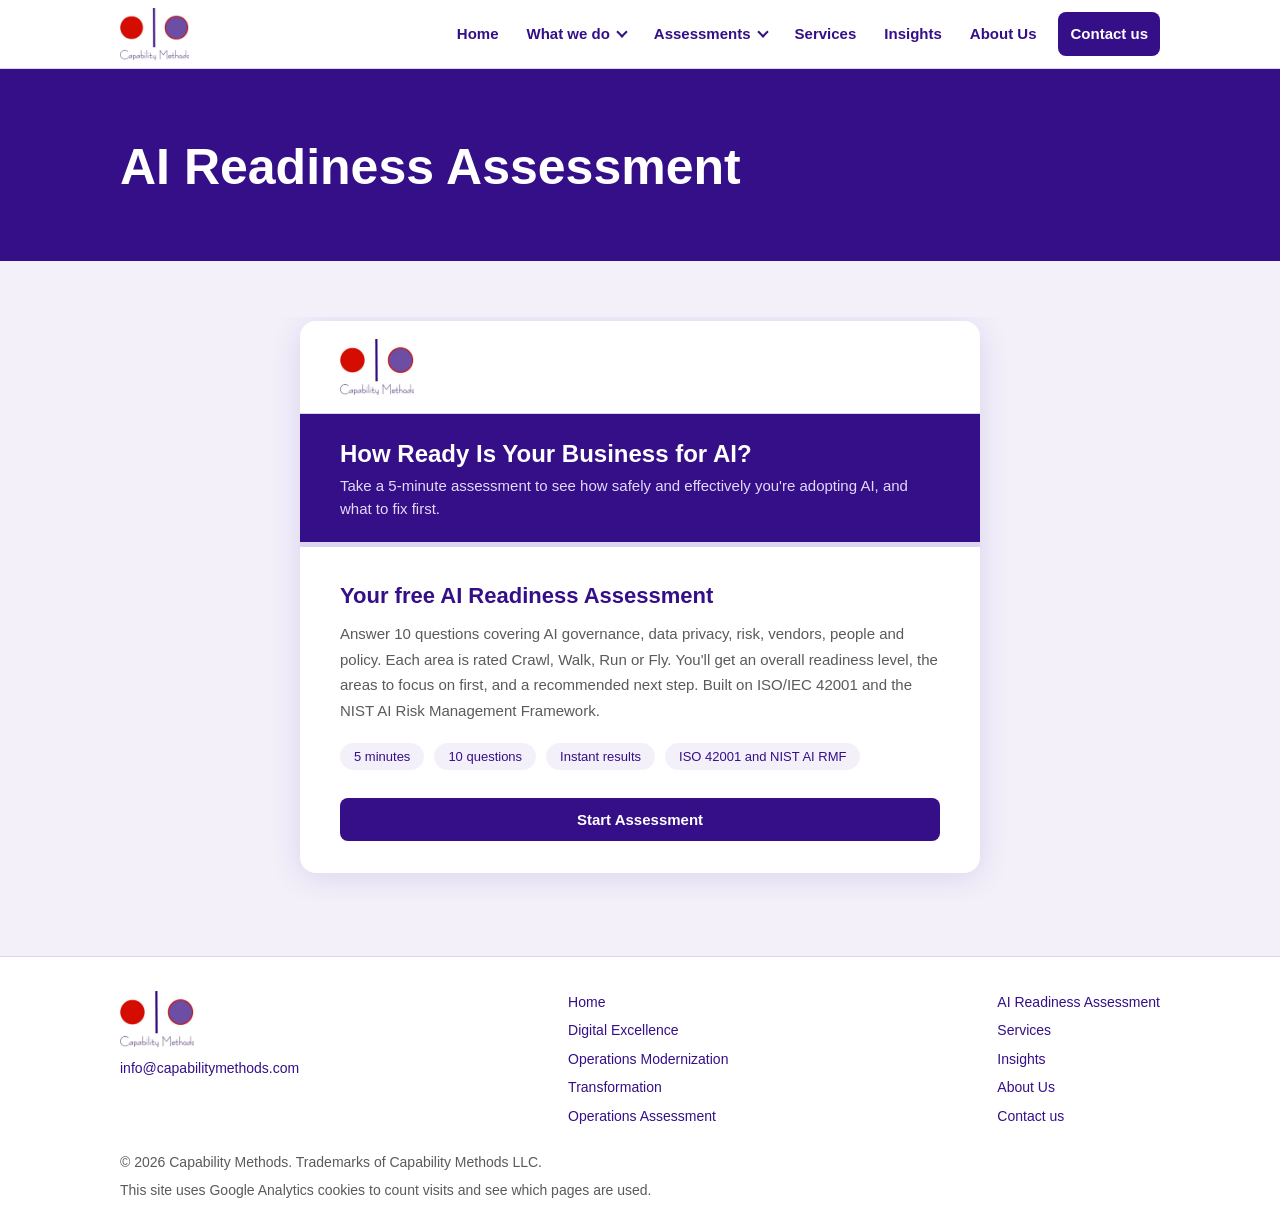
<file: ai-readiness-assessment/index.html>
<!doctype html>
<html lang="en">
<head>
<meta charset="utf-8">
<meta name="viewport" content="width=device-width, initial-scale=1">
<title>AI Readiness Assessment | Capability Methods</title>
<meta name="description" content="A free AI Readiness Assessment to see how safely and effectively you are adopting AI, and what to fix first.">
<link rel="canonical" href="https://www.capabilitymethods.com/ai-readiness-assessment/">
<meta property="og:type" content="website">
<meta property="og:title" content="AI Readiness Assessment | Capability Methods">
<meta property="og:description" content="A free AI Readiness Assessment to see how safely and effectively you are adopting AI, and what to fix first.">
<meta property="og:url" content="https://www.capabilitymethods.com/ai-readiness-assessment/">
<meta property="og:image" content="https://www.capabilitymethods.com/assets/img/logo.png">
<link rel="icon" href="/assets/img/logo.png">
<link rel="stylesheet" href="/assets/site.css">
<script async src="https://www.googletagmanager.com/gtag/js?id=G-MKHZ5TBPRN"></script>
<script>window.dataLayer=window.dataLayer||[];function gtag(){dataLayer.push(arguments)}gtag('js',new Date());gtag('config','G-MKHZ5TBPRN');</script>
</head>
<body>
<div class="nav"><div class="wrap">
  <a class="logo" href="https://www.capabilitymethods.com/home/"><img src="/assets/img/logo.png" alt="Capability Methods" width="246" height="174"></a>
  <details class="burger"><summary>Menu</summary></details>
  <ul class="menu" aria-label="Main menu"><li><a href="https://www.capabilitymethods.com/home/">Home</a></li><li><details><summary>What we do</summary><ul class="sub"><li><a href="https://www.capabilitymethods.com/operations-consulting/">Digital Excellence</a></li><li><a href="https://www.capabilitymethods.com/business-process-modernization/">Operations Modernization</a></li><li><a href="https://www.capabilitymethods.com/business-transformation-consulting/">Transformation</a></li></ul></details></li><li><details><summary>Assessments</summary><ul class="sub"><li><a href="https://www.capabilitymethods.com/operations-maturity-assessment/">Operations Assessment</a></li><li><a href="https://www.capabilitymethods.com/ai-readiness-assessment/" aria-current="page">AI Readiness Assessment</a></li></ul></details></li><li><a href="https://services.capabilitymethods.com/">Services</a></li><li><a href="https://services.capabilitymethods.com/insights/">Insights</a></li><li><a href="https://www.capabilitymethods.com/about-capability-methods/">About Us</a></li><li class="contact"><a href="https://www.capabilitymethods.com/contact-us/">Contact us</a></li></ul>
</div></div>
<script>
(function () {
  var lists = Array.prototype.slice.call(document.querySelectorAll('.menu details'));
  var hover = window.matchMedia('(hover: hover) and (pointer: fine)');
  function closeAll(except) { lists.forEach(function (d) { if (d !== except) d.removeAttribute('open'); }); }
  lists.forEach(function (d) {
    var li = d.parentNode, timer;
    d.addEventListener('toggle', function () { if (d.open) closeAll(d); });
    d.querySelector('summary').addEventListener('click', function (e) { if (hover.matches && window.innerWidth > 980 && d.open) e.preventDefault(); });
    li.addEventListener('mouseenter', function () { if (hover.matches && window.innerWidth > 980) { clearTimeout(timer); d.setAttribute('open', ''); } });
    li.addEventListener('mouseleave', function () { if (hover.matches && window.innerWidth > 980) { timer = setTimeout(function () { d.removeAttribute('open'); }, 200); } });
  });
  document.addEventListener('click', function (e) { if (!e.target.closest('.menu details')) closeAll(null); });
  document.addEventListener('keydown', function (e) { if (e.key === 'Escape') closeAll(null); });
})();
</script>
<main>
<!-- EDIT: the assessment is Mark's live AI Readiness Assessment (copied 16 Nov 2026), in assets/embeds/ai-assessment.html. -->
<header class="hero"><div class="wrap">
  <h1>AI Readiness Assessment</h1>
</div></header>

<section class="tint"><div class="wrap">
  <iframe class="embed" src="/assets/embeds/ai-assessment.html" title="AI Readiness Assessment" scrolling="no"></iframe>
</div></section>
</main>
<footer><div class="wrap">
  <div class="cols">
    <div><a class="logo" href="https://www.capabilitymethods.com/home/"><img src="/assets/img/logo.png" alt="Capability Methods" width="246" height="174" loading="lazy"></a>
      <p style="margin-top:10px"><a href="mailto:info@capabilitymethods.com">info@capabilitymethods.com</a></p></div>
    <ul><li><a href="https://www.capabilitymethods.com/home/">Home</a></li><li><a href="https://www.capabilitymethods.com/operations-consulting/">Digital Excellence</a></li><li><a href="https://www.capabilitymethods.com/business-process-modernization/">Operations Modernization</a></li><li><a href="https://www.capabilitymethods.com/business-transformation-consulting/">Transformation</a></li><li><a href="https://www.capabilitymethods.com/operations-maturity-assessment/">Operations Assessment</a></li></ul><ul><li><a href="https://www.capabilitymethods.com/ai-readiness-assessment/">AI Readiness Assessment</a></li><li><a href="https://services.capabilitymethods.com/">Services</a></li><li><a href="https://services.capabilitymethods.com/insights/">Insights</a></li><li><a href="https://www.capabilitymethods.com/about-capability-methods/">About Us</a></li><li><a href="https://www.capabilitymethods.com/contact-us/">Contact us</a></li></ul>
  </div>
  <div class="legal">
    <p>&copy; 2026 Capability Methods. Trademarks of Capability Methods LLC.</p>
    <p>This site uses Google Analytics cookies to count visits and see which pages are used.</p>
  </div>
</div></footer>
<script>
// Each embedded tool (contact form, assessments) reports its height; the page sizes its frame to fit, so no scroll box.
window.addEventListener('message', function (e) {
  if (!e.data || !e.data.cmEmbedHeight) return;
  document.querySelectorAll('iframe.embed').forEach(function (f) {
    if (f.contentWindow === e.source) f.style.height = (e.data.cmEmbedHeight + 2) + 'px';
  });
});
</script>
</body>
</html>
</file>
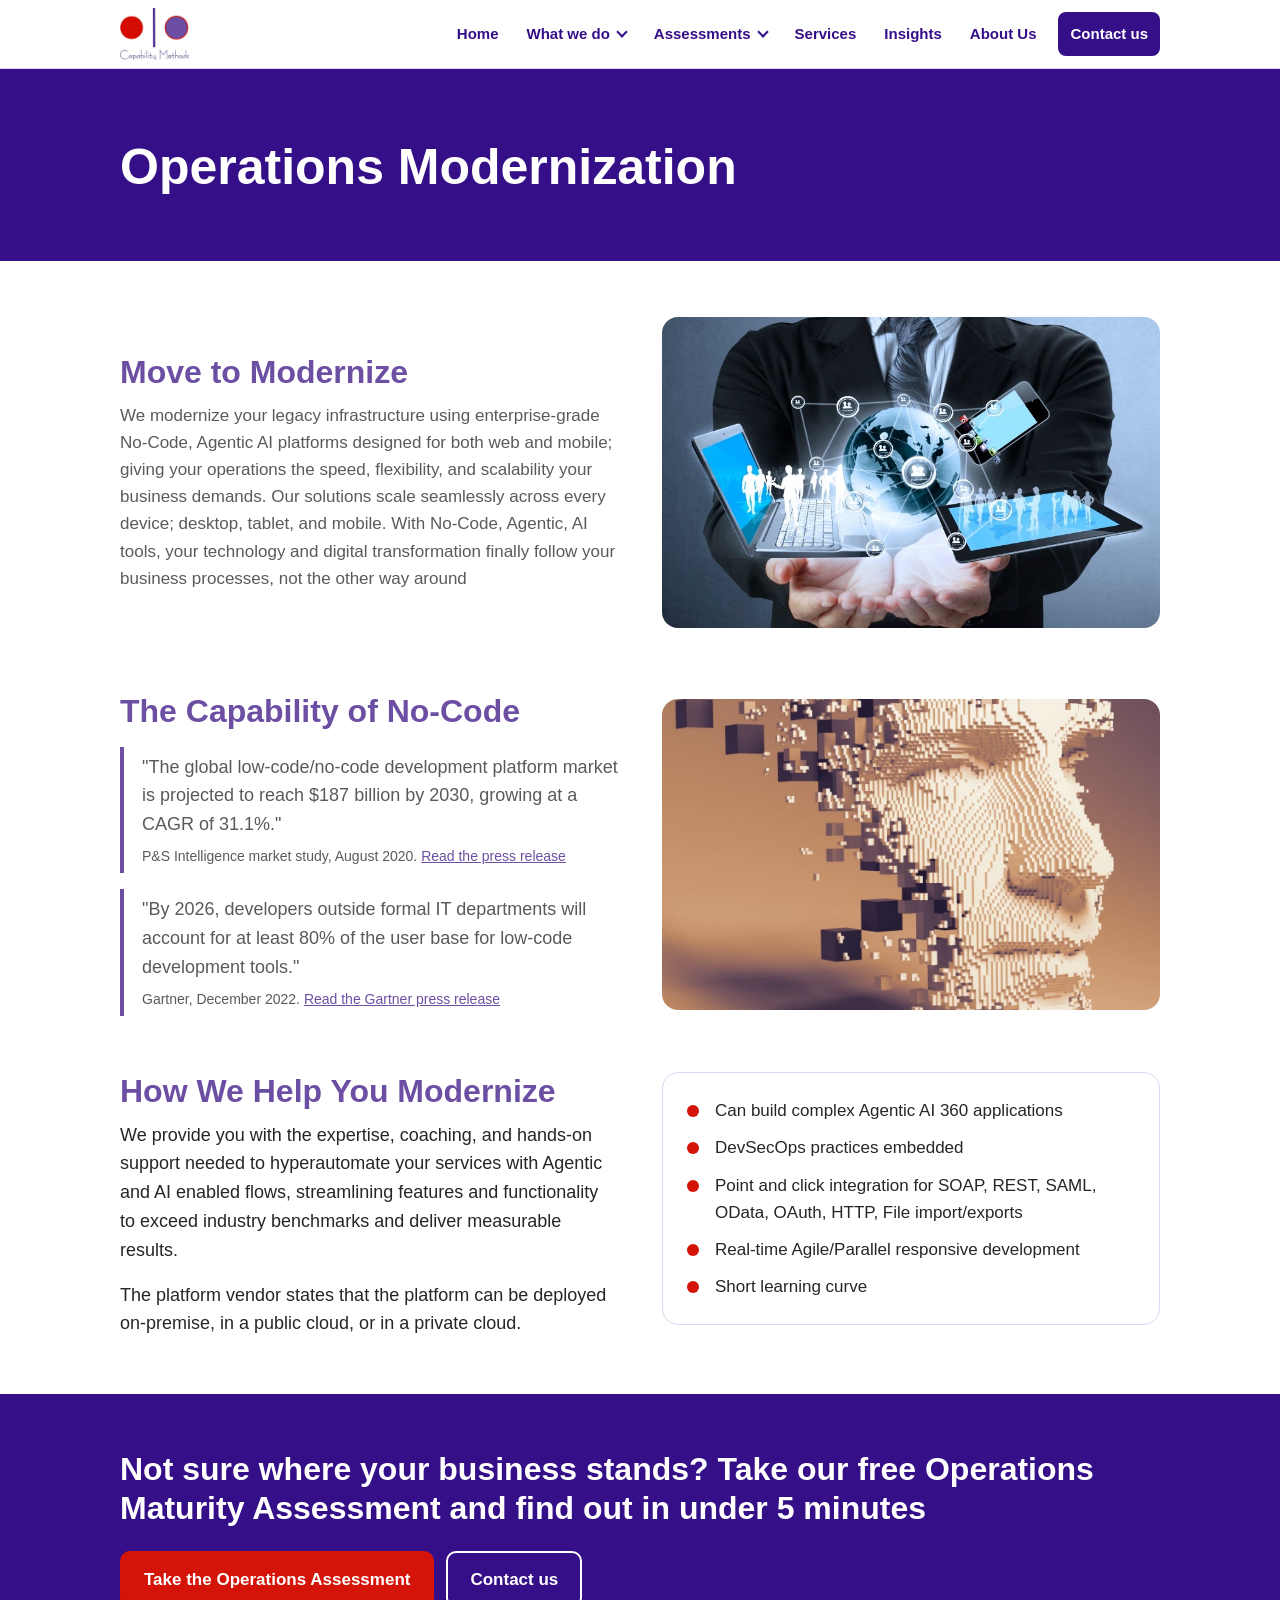
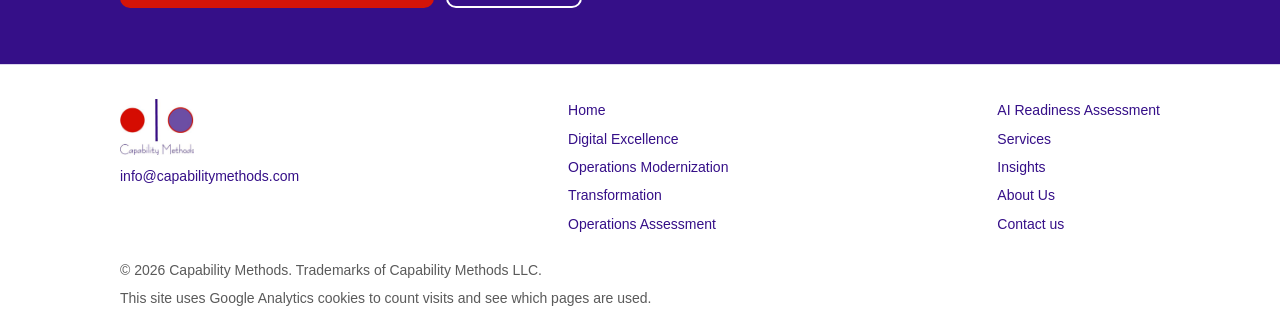
<file: business-process-modernization/index.html>
<!doctype html>
<html lang="en">
<head>
<meta charset="utf-8">
<meta name="viewport" content="width=device-width, initial-scale=1">
<title>Operations Modernization | Capability Methods</title>
<meta name="description" content="We modernize your legacy infrastructure using enterprise-grade No-Code, Agentic AI platforms designed for both web and mobile.">
<link rel="canonical" href="https://www.capabilitymethods.com/business-process-modernization/">
<meta property="og:type" content="website">
<meta property="og:title" content="Operations Modernization | Capability Methods">
<meta property="og:description" content="We modernize your legacy infrastructure using enterprise-grade No-Code, Agentic AI platforms designed for both web and mobile.">
<meta property="og:url" content="https://www.capabilitymethods.com/business-process-modernization/">
<meta property="og:image" content="https://www.capabilitymethods.com/assets/img/logo.png">
<link rel="icon" href="/assets/img/logo.png">
<link rel="stylesheet" href="/assets/site.css">
<script async src="https://www.googletagmanager.com/gtag/js?id=G-MKHZ5TBPRN"></script>
<script>window.dataLayer=window.dataLayer||[];function gtag(){dataLayer.push(arguments)}gtag('js',new Date());gtag('config','G-MKHZ5TBPRN');</script>
</head>
<body>
<div class="nav"><div class="wrap">
  <a class="logo" href="https://www.capabilitymethods.com/home/"><img src="/assets/img/logo.png" alt="Capability Methods" width="246" height="174"></a>
  <details class="burger"><summary>Menu</summary></details>
  <ul class="menu" aria-label="Main menu"><li><a href="https://www.capabilitymethods.com/home/">Home</a></li><li><details><summary>What we do</summary><ul class="sub"><li><a href="https://www.capabilitymethods.com/operations-consulting/">Digital Excellence</a></li><li><a href="https://www.capabilitymethods.com/business-process-modernization/" aria-current="page">Operations Modernization</a></li><li><a href="https://www.capabilitymethods.com/business-transformation-consulting/">Transformation</a></li></ul></details></li><li><details><summary>Assessments</summary><ul class="sub"><li><a href="https://www.capabilitymethods.com/operations-maturity-assessment/">Operations Assessment</a></li><li><a href="https://www.capabilitymethods.com/ai-readiness-assessment/">AI Readiness Assessment</a></li></ul></details></li><li><a href="https://services.capabilitymethods.com/">Services</a></li><li><a href="https://services.capabilitymethods.com/insights/">Insights</a></li><li><a href="https://www.capabilitymethods.com/about-capability-methods/">About Us</a></li><li class="contact"><a href="https://www.capabilitymethods.com/contact-us/">Contact us</a></li></ul>
</div></div>
<script>
(function () {
  var lists = Array.prototype.slice.call(document.querySelectorAll('.menu details'));
  var hover = window.matchMedia('(hover: hover) and (pointer: fine)');
  function closeAll(except) { lists.forEach(function (d) { if (d !== except) d.removeAttribute('open'); }); }
  lists.forEach(function (d) {
    var li = d.parentNode, timer;
    d.addEventListener('toggle', function () { if (d.open) closeAll(d); });
    d.querySelector('summary').addEventListener('click', function (e) { if (hover.matches && window.innerWidth > 980 && d.open) e.preventDefault(); });
    li.addEventListener('mouseenter', function () { if (hover.matches && window.innerWidth > 980) { clearTimeout(timer); d.setAttribute('open', ''); } });
    li.addEventListener('mouseleave', function () { if (hover.matches && window.innerWidth > 980) { timer = setTimeout(function () { d.removeAttribute('open'); }, 200); } });
  });
  document.addEventListener('click', function (e) { if (!e.target.closest('.menu details')) closeAll(null); });
  document.addEventListener('keydown', function (e) { if (e.key === 'Escape') closeAll(null); });
})();
</script>
<main>
<!-- EDIT: words on this page are Mark's live Google Sites text (copied 16 Nov 2026). Change words only between the tags. -->
<header class="hero"><div class="wrap">
  <h1>Operations Modernization</h1>
</div></header>

<section><div class="wrap">
  <div class="split">
    <div>
      <h2>Move to Modernize</h2>
      <p>We modernize your legacy infrastructure using enterprise-grade No-Code, Agentic AI platforms designed for both web and mobile; giving your operations the speed, flexibility, and scalability your business demands. Our solutions scale seamlessly across every device; desktop, tablet, and mobile. With No-Code, Agentic, AI tools, your technology and digital transformation finally follow your business processes, not the other way around</p>
    </div>
    <div class="pic"><img src="/assets/img/connected-business.jpg" alt="" loading="lazy"></div>
  </div>
  <div class="split flip">
    <div>
      <h2>The Capability of No-Code</h2>
      <p class="quote">"The global low-code/no-code development platform market is projected to reach $187 billion by 2030, growing at a CAGR of 31.1%."<cite>P&amp;S Intelligence market study, August 2020. <a href="https://www.prnewswire.com/news-releases/need-for-reduced-it-expenditure-to-take-low-code-development-platform-market-to-187-billion-in-2030-ps-intelligence-301111597.html" rel="noopener">Read the press release</a></cite></p>
      <p class="quote">"By 2026, developers outside formal IT departments will account for at least 80% of the user base for low-code development tools."<cite>Gartner, December 2022. <a href="https://www.gartner.com/en/newsroom/press-releases/2022-12-13-gartner-forecasts-worldwide-low-code-development-technologies-market-to-grow-20-percent-in-2023" rel="noopener">Read the Gartner press release</a></cite></p>
    </div>
    <div class="pic"><img src="/assets/img/ai.jpg" alt="" loading="lazy"></div>
  </div>
</div></section>

<section style="padding-top:0"><div class="wrap split" style="align-items:start">
  <div>
    <h2>How We Help You Modernize</h2>
    <p style="color:var(--ink);font-size:18px">We provide you with the expertise, coaching, and hands-on support needed to hyperautomate your services with Agentic and AI enabled flows, streamlining features and functionality to exceed industry benchmarks and deliver measurable results.</p>
    <p style="color:var(--ink);font-size:18px;margin-top:16px">The platform vendor states that the platform can be deployed on-premise, in a public cloud, or in a private cloud.</p>
  </div>
  <div class="card">
    <ul class="checks" style="margin-top:0">
      <li>Can build complex Agentic AI 360 applications</li>
      <li>DevSecOps practices embedded</li>
      <li>Point and click integration for SOAP, REST, SAML, OData, OAuth, HTTP, File import/exports</li>
      <li>Real-time Agile/Parallel responsive development</li>
      <li>Short learning curve</li>
    </ul>
  </div>
</div></section>

<section class="final"><div class="wrap">
  <h2>Not sure where your business stands? Take our free Operations Maturity Assessment and find out in under 5 minutes</h2>
  <div class="actions">
    <a class="btn red" href="/operations-maturity-assessment/">Take the Operations Assessment</a>
    <a class="btn ghostDark" href="/contact-us/">Contact us</a>
  </div>
</div></section>
</main>
<footer><div class="wrap">
  <div class="cols">
    <div><a class="logo" href="https://www.capabilitymethods.com/home/"><img src="/assets/img/logo.png" alt="Capability Methods" width="246" height="174" loading="lazy"></a>
      <p style="margin-top:10px"><a href="mailto:info@capabilitymethods.com">info@capabilitymethods.com</a></p></div>
    <ul><li><a href="https://www.capabilitymethods.com/home/">Home</a></li><li><a href="https://www.capabilitymethods.com/operations-consulting/">Digital Excellence</a></li><li><a href="https://www.capabilitymethods.com/business-process-modernization/">Operations Modernization</a></li><li><a href="https://www.capabilitymethods.com/business-transformation-consulting/">Transformation</a></li><li><a href="https://www.capabilitymethods.com/operations-maturity-assessment/">Operations Assessment</a></li></ul><ul><li><a href="https://www.capabilitymethods.com/ai-readiness-assessment/">AI Readiness Assessment</a></li><li><a href="https://services.capabilitymethods.com/">Services</a></li><li><a href="https://services.capabilitymethods.com/insights/">Insights</a></li><li><a href="https://www.capabilitymethods.com/about-capability-methods/">About Us</a></li><li><a href="https://www.capabilitymethods.com/contact-us/">Contact us</a></li></ul>
  </div>
  <div class="legal">
    <p>&copy; 2026 Capability Methods. Trademarks of Capability Methods LLC.</p>
    <p>This site uses Google Analytics cookies to count visits and see which pages are used.</p>
  </div>
</div></footer>
<script>
// Each embedded tool (contact form, assessments) reports its height; the page sizes its frame to fit, so no scroll box.
window.addEventListener('message', function (e) {
  if (!e.data || !e.data.cmEmbedHeight) return;
  document.querySelectorAll('iframe.embed').forEach(function (f) {
    if (f.contentWindow === e.source) f.style.height = (e.data.cmEmbedHeight + 2) + 'px';
  });
});
</script>
</body>
</html>
</file>
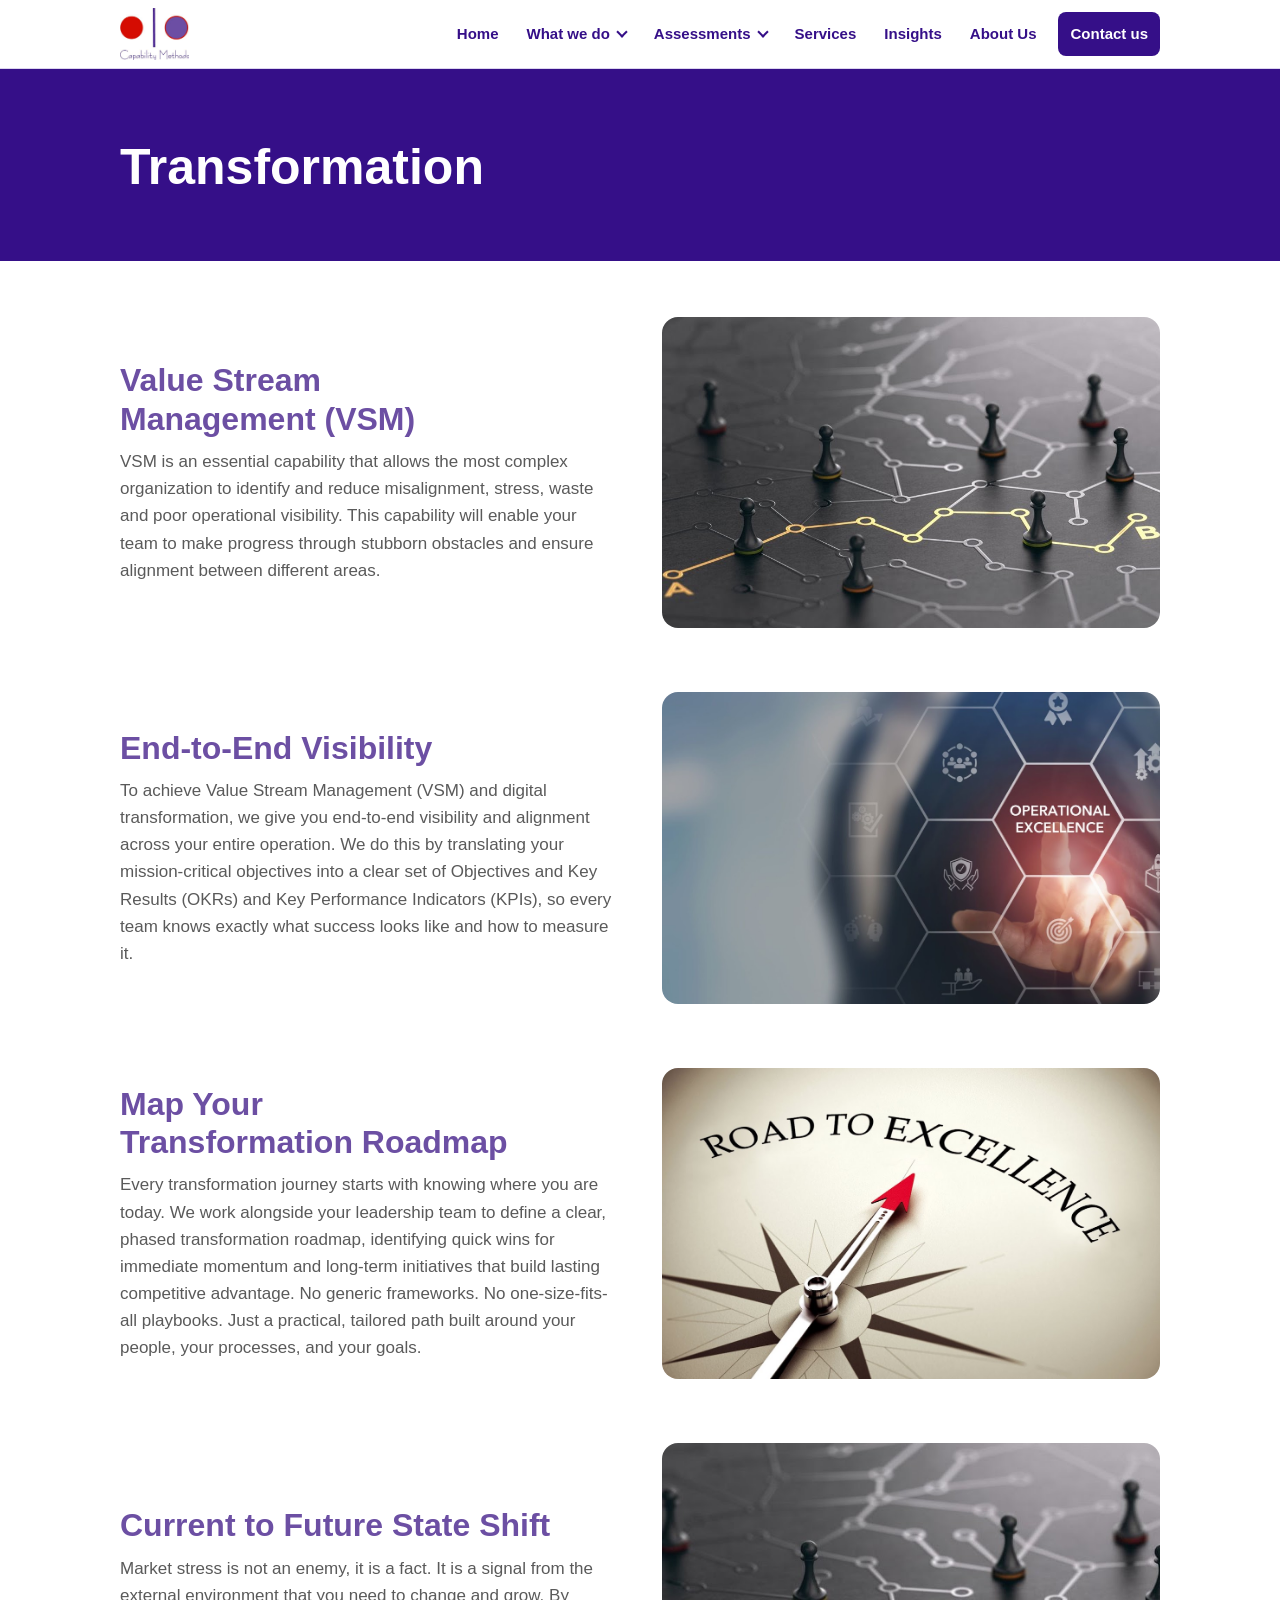
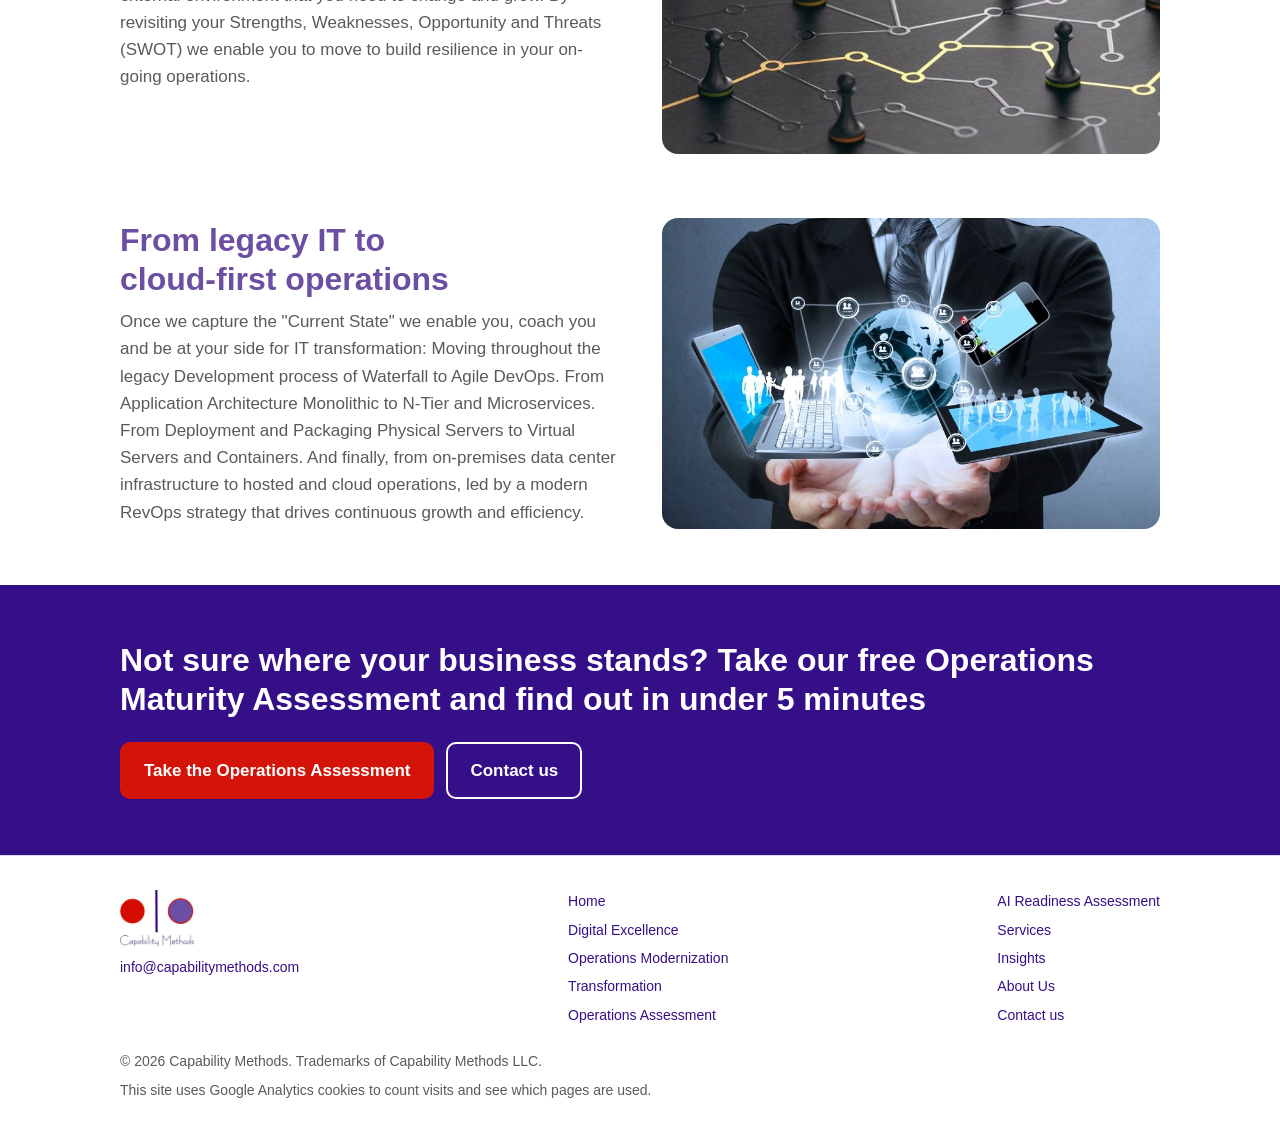
<file: business-transformation-consulting/index.html>
<!doctype html>
<html lang="en">
<head>
<meta charset="utf-8">
<meta name="viewport" content="width=device-width, initial-scale=1">
<title>Transformation | Capability Methods</title>
<meta name="description" content="Value Stream Management, end-to-end visibility, a transformation roadmap and the shift from legacy IT to cloud-first operations.">
<link rel="canonical" href="https://www.capabilitymethods.com/business-transformation-consulting/">
<meta property="og:type" content="website">
<meta property="og:title" content="Transformation | Capability Methods">
<meta property="og:description" content="Value Stream Management, end-to-end visibility, a transformation roadmap and the shift from legacy IT to cloud-first operations.">
<meta property="og:url" content="https://www.capabilitymethods.com/business-transformation-consulting/">
<meta property="og:image" content="https://www.capabilitymethods.com/assets/img/logo.png">
<link rel="icon" href="/assets/img/logo.png">
<link rel="stylesheet" href="/assets/site.css">
<script async src="https://www.googletagmanager.com/gtag/js?id=G-MKHZ5TBPRN"></script>
<script>window.dataLayer=window.dataLayer||[];function gtag(){dataLayer.push(arguments)}gtag('js',new Date());gtag('config','G-MKHZ5TBPRN');</script>
</head>
<body>
<div class="nav"><div class="wrap">
  <a class="logo" href="https://www.capabilitymethods.com/home/"><img src="/assets/img/logo.png" alt="Capability Methods" width="246" height="174"></a>
  <details class="burger"><summary>Menu</summary></details>
  <ul class="menu" aria-label="Main menu"><li><a href="https://www.capabilitymethods.com/home/">Home</a></li><li><details><summary>What we do</summary><ul class="sub"><li><a href="https://www.capabilitymethods.com/operations-consulting/">Digital Excellence</a></li><li><a href="https://www.capabilitymethods.com/business-process-modernization/">Operations Modernization</a></li><li><a href="https://www.capabilitymethods.com/business-transformation-consulting/" aria-current="page">Transformation</a></li></ul></details></li><li><details><summary>Assessments</summary><ul class="sub"><li><a href="https://www.capabilitymethods.com/operations-maturity-assessment/">Operations Assessment</a></li><li><a href="https://www.capabilitymethods.com/ai-readiness-assessment/">AI Readiness Assessment</a></li></ul></details></li><li><a href="https://services.capabilitymethods.com/">Services</a></li><li><a href="https://services.capabilitymethods.com/insights/">Insights</a></li><li><a href="https://www.capabilitymethods.com/about-capability-methods/">About Us</a></li><li class="contact"><a href="https://www.capabilitymethods.com/contact-us/">Contact us</a></li></ul>
</div></div>
<script>
(function () {
  var lists = Array.prototype.slice.call(document.querySelectorAll('.menu details'));
  var hover = window.matchMedia('(hover: hover) and (pointer: fine)');
  function closeAll(except) { lists.forEach(function (d) { if (d !== except) d.removeAttribute('open'); }); }
  lists.forEach(function (d) {
    var li = d.parentNode, timer;
    d.addEventListener('toggle', function () { if (d.open) closeAll(d); });
    d.querySelector('summary').addEventListener('click', function (e) { if (hover.matches && window.innerWidth > 980 && d.open) e.preventDefault(); });
    li.addEventListener('mouseenter', function () { if (hover.matches && window.innerWidth > 980) { clearTimeout(timer); d.setAttribute('open', ''); } });
    li.addEventListener('mouseleave', function () { if (hover.matches && window.innerWidth > 980) { timer = setTimeout(function () { d.removeAttribute('open'); }, 200); } });
  });
  document.addEventListener('click', function (e) { if (!e.target.closest('.menu details')) closeAll(null); });
  document.addEventListener('keydown', function (e) { if (e.key === 'Escape') closeAll(null); });
})();
</script>
<main>
<!-- EDIT: words on this page are Mark's live Google Sites text (copied 16 Nov 2026). Change words only between the tags. -->
<header class="hero"><div class="wrap">
  <h1>Transformation</h1>
</div></header>

<section><div class="wrap">
  <div class="split">
    <div>
      <h2>Value Stream Management (VSM)</h2>
      <p>VSM is an essential capability that allows the most complex organization to identify and reduce misalignment, stress, waste and poor operational visibility. This capability will enable your team to make progress through stubborn obstacles and ensure alignment between different areas.</p>
    </div>
    <div class="pic"><img src="/assets/img/strategy.jpg" alt="" loading="lazy"></div>
  </div>
  <div class="split flip">
    <div>
      <h2>End-to-End Visibility</h2>
      <p>To achieve Value Stream Management (VSM) and digital transformation, we give you end-to-end visibility and alignment across your entire operation. We do this by translating your mission-critical objectives into a clear set of Objectives and Key Results (OKRs) and Key Performance Indicators (KPIs), so every team knows exactly what success looks like and how to measure it.</p>
    </div>
    <div class="pic"><img src="/assets/img/operational-excellence.jpg" alt="" loading="lazy"></div>
  </div>
  <div class="split">
    <div>
      <h2>Map Your Transformation Roadmap</h2>
      <p>Every transformation journey starts with knowing where you are today. We work alongside your leadership team to define a clear, phased transformation roadmap, identifying quick wins for immediate momentum and long-term initiatives that build lasting competitive advantage. No generic frameworks. No one-size-fits-all playbooks. Just a practical, tailored path built around your people, your processes, and your goals.</p>
    </div>
    <div class="pic"><img src="/assets/img/road-to-excellence.jpg" alt="" loading="lazy"></div>
  </div>
  <div class="split flip">
    <div>
      <h2>Current to Future State Shift</h2>
      <p>Market stress is not an enemy, it is a fact. It is a signal from the external environment that you need to change and grow. By revisiting your Strengths, Weaknesses, Opportunity and Threats (SWOT) we enable you to move to build resilience in your on-going operations.</p>
    </div>
    <div class="pic"><img src="/assets/img/path.jpg" alt="" loading="lazy"></div>
  </div>
  <div class="split">
    <div>
      <h2>From legacy IT to cloud-first operations</h2>
      <p>Once we capture the "Current State" we enable you, coach you and be at your side for IT transformation: Moving throughout the legacy Development process of Waterfall to Agile DevOps. From Application Architecture Monolithic to N-Tier and Microservices. From Deployment and Packaging Physical Servers to Virtual Servers and Containers. And finally, from on-premises data center infrastructure to hosted and cloud operations, led by a modern RevOps strategy that drives continuous growth and efficiency.</p>
    </div>
    <div class="pic"><img src="/assets/img/connected-business.jpg" alt="" loading="lazy"></div>
  </div>
</div></section>

<section class="final"><div class="wrap">
  <h2>Not sure where your business stands? Take our free Operations Maturity Assessment and find out in under 5 minutes</h2>
  <div class="actions">
    <a class="btn red" href="/operations-maturity-assessment/">Take the Operations Assessment</a>
    <a class="btn ghostDark" href="/contact-us/">Contact us</a>
  </div>
</div></section>
</main>
<footer><div class="wrap">
  <div class="cols">
    <div><a class="logo" href="https://www.capabilitymethods.com/home/"><img src="/assets/img/logo.png" alt="Capability Methods" width="246" height="174" loading="lazy"></a>
      <p style="margin-top:10px"><a href="mailto:info@capabilitymethods.com">info@capabilitymethods.com</a></p></div>
    <ul><li><a href="https://www.capabilitymethods.com/home/">Home</a></li><li><a href="https://www.capabilitymethods.com/operations-consulting/">Digital Excellence</a></li><li><a href="https://www.capabilitymethods.com/business-process-modernization/">Operations Modernization</a></li><li><a href="https://www.capabilitymethods.com/business-transformation-consulting/">Transformation</a></li><li><a href="https://www.capabilitymethods.com/operations-maturity-assessment/">Operations Assessment</a></li></ul><ul><li><a href="https://www.capabilitymethods.com/ai-readiness-assessment/">AI Readiness Assessment</a></li><li><a href="https://services.capabilitymethods.com/">Services</a></li><li><a href="https://services.capabilitymethods.com/insights/">Insights</a></li><li><a href="https://www.capabilitymethods.com/about-capability-methods/">About Us</a></li><li><a href="https://www.capabilitymethods.com/contact-us/">Contact us</a></li></ul>
  </div>
  <div class="legal">
    <p>&copy; 2026 Capability Methods. Trademarks of Capability Methods LLC.</p>
    <p>This site uses Google Analytics cookies to count visits and see which pages are used.</p>
  </div>
</div></footer>
<script>
// Each embedded tool (contact form, assessments) reports its height; the page sizes its frame to fit, so no scroll box.
window.addEventListener('message', function (e) {
  if (!e.data || !e.data.cmEmbedHeight) return;
  document.querySelectorAll('iframe.embed').forEach(function (f) {
    if (f.contentWindow === e.source) f.style.height = (e.data.cmEmbedHeight + 2) + 'px';
  });
});
</script>
</body>
</html>
</file>
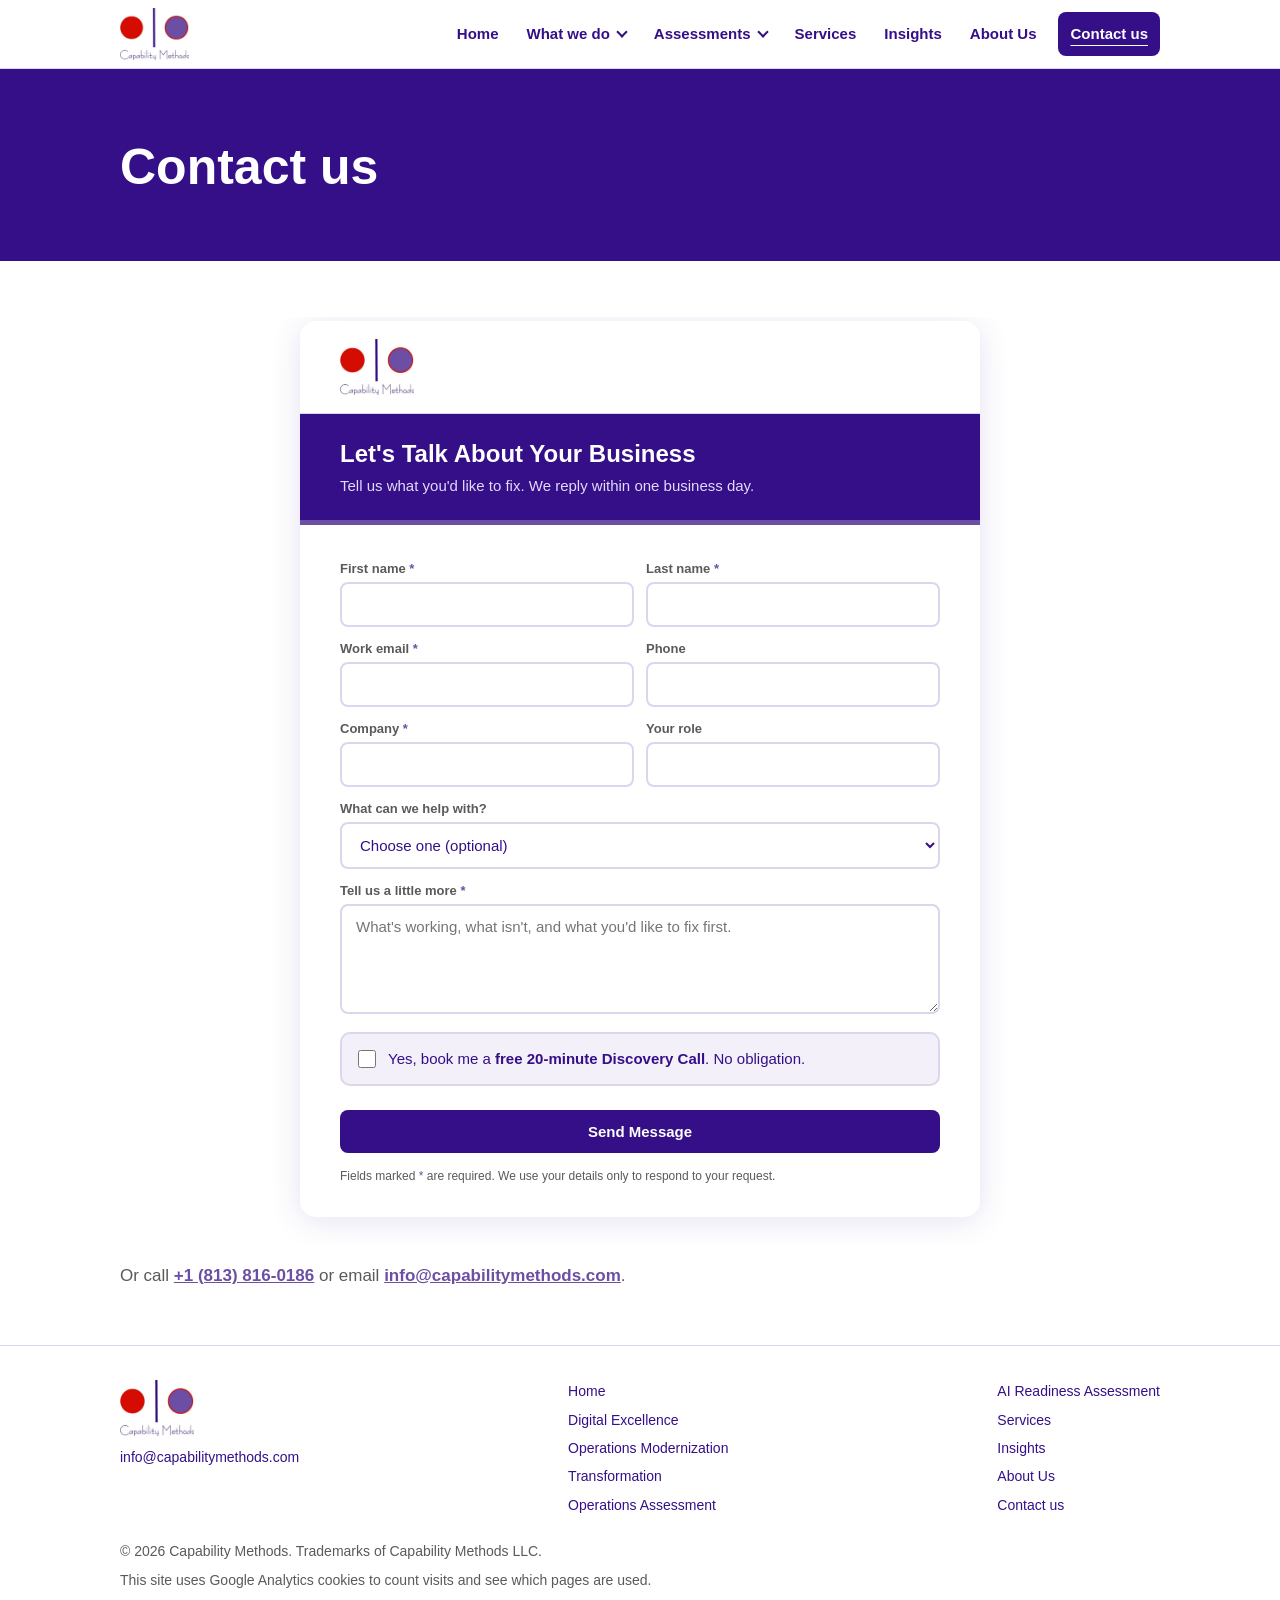
<file: contact-us/index.html>
<!doctype html>
<html lang="en">
<head>
<meta charset="utf-8">
<meta name="viewport" content="width=device-width, initial-scale=1">
<title>Contact us | Capability Methods</title>
<meta name="description" content="Contact Capability Methods. Send us a message or email info@capabilitymethods.com.">
<link rel="canonical" href="https://www.capabilitymethods.com/contact-us/">
<meta property="og:type" content="website">
<meta property="og:title" content="Contact us | Capability Methods">
<meta property="og:description" content="Contact Capability Methods. Send us a message or email info@capabilitymethods.com.">
<meta property="og:url" content="https://www.capabilitymethods.com/contact-us/">
<meta property="og:image" content="https://www.capabilitymethods.com/assets/img/logo.png">
<link rel="icon" href="/assets/img/logo.png">
<link rel="stylesheet" href="/assets/site.css">
<script async src="https://www.googletagmanager.com/gtag/js?id=G-MKHZ5TBPRN"></script>
<script>window.dataLayer=window.dataLayer||[];function gtag(){dataLayer.push(arguments)}gtag('js',new Date());gtag('config','G-MKHZ5TBPRN');</script>
</head>
<body>
<div class="nav"><div class="wrap">
  <a class="logo" href="https://www.capabilitymethods.com/home/"><img src="/assets/img/logo.png" alt="Capability Methods" width="246" height="174"></a>
  <details class="burger"><summary>Menu</summary></details>
  <ul class="menu" aria-label="Main menu"><li><a href="https://www.capabilitymethods.com/home/">Home</a></li><li><details><summary>What we do</summary><ul class="sub"><li><a href="https://www.capabilitymethods.com/operations-consulting/">Digital Excellence</a></li><li><a href="https://www.capabilitymethods.com/business-process-modernization/">Operations Modernization</a></li><li><a href="https://www.capabilitymethods.com/business-transformation-consulting/">Transformation</a></li></ul></details></li><li><details><summary>Assessments</summary><ul class="sub"><li><a href="https://www.capabilitymethods.com/operations-maturity-assessment/">Operations Assessment</a></li><li><a href="https://www.capabilitymethods.com/ai-readiness-assessment/">AI Readiness Assessment</a></li></ul></details></li><li><a href="https://services.capabilitymethods.com/">Services</a></li><li><a href="https://services.capabilitymethods.com/insights/">Insights</a></li><li><a href="https://www.capabilitymethods.com/about-capability-methods/">About Us</a></li><li class="contact"><a href="https://www.capabilitymethods.com/contact-us/" aria-current="page">Contact us</a></li></ul>
</div></div>
<script>
(function () {
  var lists = Array.prototype.slice.call(document.querySelectorAll('.menu details'));
  var hover = window.matchMedia('(hover: hover) and (pointer: fine)');
  function closeAll(except) { lists.forEach(function (d) { if (d !== except) d.removeAttribute('open'); }); }
  lists.forEach(function (d) {
    var li = d.parentNode, timer;
    d.addEventListener('toggle', function () { if (d.open) closeAll(d); });
    d.querySelector('summary').addEventListener('click', function (e) { if (hover.matches && window.innerWidth > 980 && d.open) e.preventDefault(); });
    li.addEventListener('mouseenter', function () { if (hover.matches && window.innerWidth > 980) { clearTimeout(timer); d.setAttribute('open', ''); } });
    li.addEventListener('mouseleave', function () { if (hover.matches && window.innerWidth > 980) { timer = setTimeout(function () { d.removeAttribute('open'); }, 200); } });
  });
  document.addEventListener('click', function (e) { if (!e.target.closest('.menu details')) closeAll(null); });
  document.addEventListener('keydown', function (e) { if (e.key === 'Escape') closeAll(null); });
})();
</script>
<main>
<!-- EDIT: the form is Mark's live contact form (copied 16 Nov 2026); it sends to Salesforce web-to-lead. -->
<header class="hero"><div class="wrap">
  <h1>Contact us</h1>
</div></header>

<section><div class="wrap">
  <iframe class="embed" src="/assets/embeds/contact.html" title="Contact form" scrolling="no"></iframe>
  <p class="foot-note">Or call <a href="tel:+18138160186"><strong>+1 (813) 816-0186</strong></a> or email <a href="mailto:info@capabilitymethods.com"><strong>info@capabilitymethods.com</strong></a>.</p>
</div></section>
</main>
<footer><div class="wrap">
  <div class="cols">
    <div><a class="logo" href="https://www.capabilitymethods.com/home/"><img src="/assets/img/logo.png" alt="Capability Methods" width="246" height="174" loading="lazy"></a>
      <p style="margin-top:10px"><a href="mailto:info@capabilitymethods.com">info@capabilitymethods.com</a></p></div>
    <ul><li><a href="https://www.capabilitymethods.com/home/">Home</a></li><li><a href="https://www.capabilitymethods.com/operations-consulting/">Digital Excellence</a></li><li><a href="https://www.capabilitymethods.com/business-process-modernization/">Operations Modernization</a></li><li><a href="https://www.capabilitymethods.com/business-transformation-consulting/">Transformation</a></li><li><a href="https://www.capabilitymethods.com/operations-maturity-assessment/">Operations Assessment</a></li></ul><ul><li><a href="https://www.capabilitymethods.com/ai-readiness-assessment/">AI Readiness Assessment</a></li><li><a href="https://services.capabilitymethods.com/">Services</a></li><li><a href="https://services.capabilitymethods.com/insights/">Insights</a></li><li><a href="https://www.capabilitymethods.com/about-capability-methods/">About Us</a></li><li><a href="https://www.capabilitymethods.com/contact-us/">Contact us</a></li></ul>
  </div>
  <div class="legal">
    <p>&copy; 2026 Capability Methods. Trademarks of Capability Methods LLC.</p>
    <p>This site uses Google Analytics cookies to count visits and see which pages are used.</p>
  </div>
</div></footer>
<script>
// Each embedded tool (contact form, assessments) reports its height; the page sizes its frame to fit, so no scroll box.
window.addEventListener('message', function (e) {
  if (!e.data || !e.data.cmEmbedHeight) return;
  document.querySelectorAll('iframe.embed').forEach(function (f) {
    if (f.contentWindow === e.source) f.style.height = (e.data.cmEmbedHeight + 2) + 'px';
  });
});
</script>
</body>
</html>
</file>
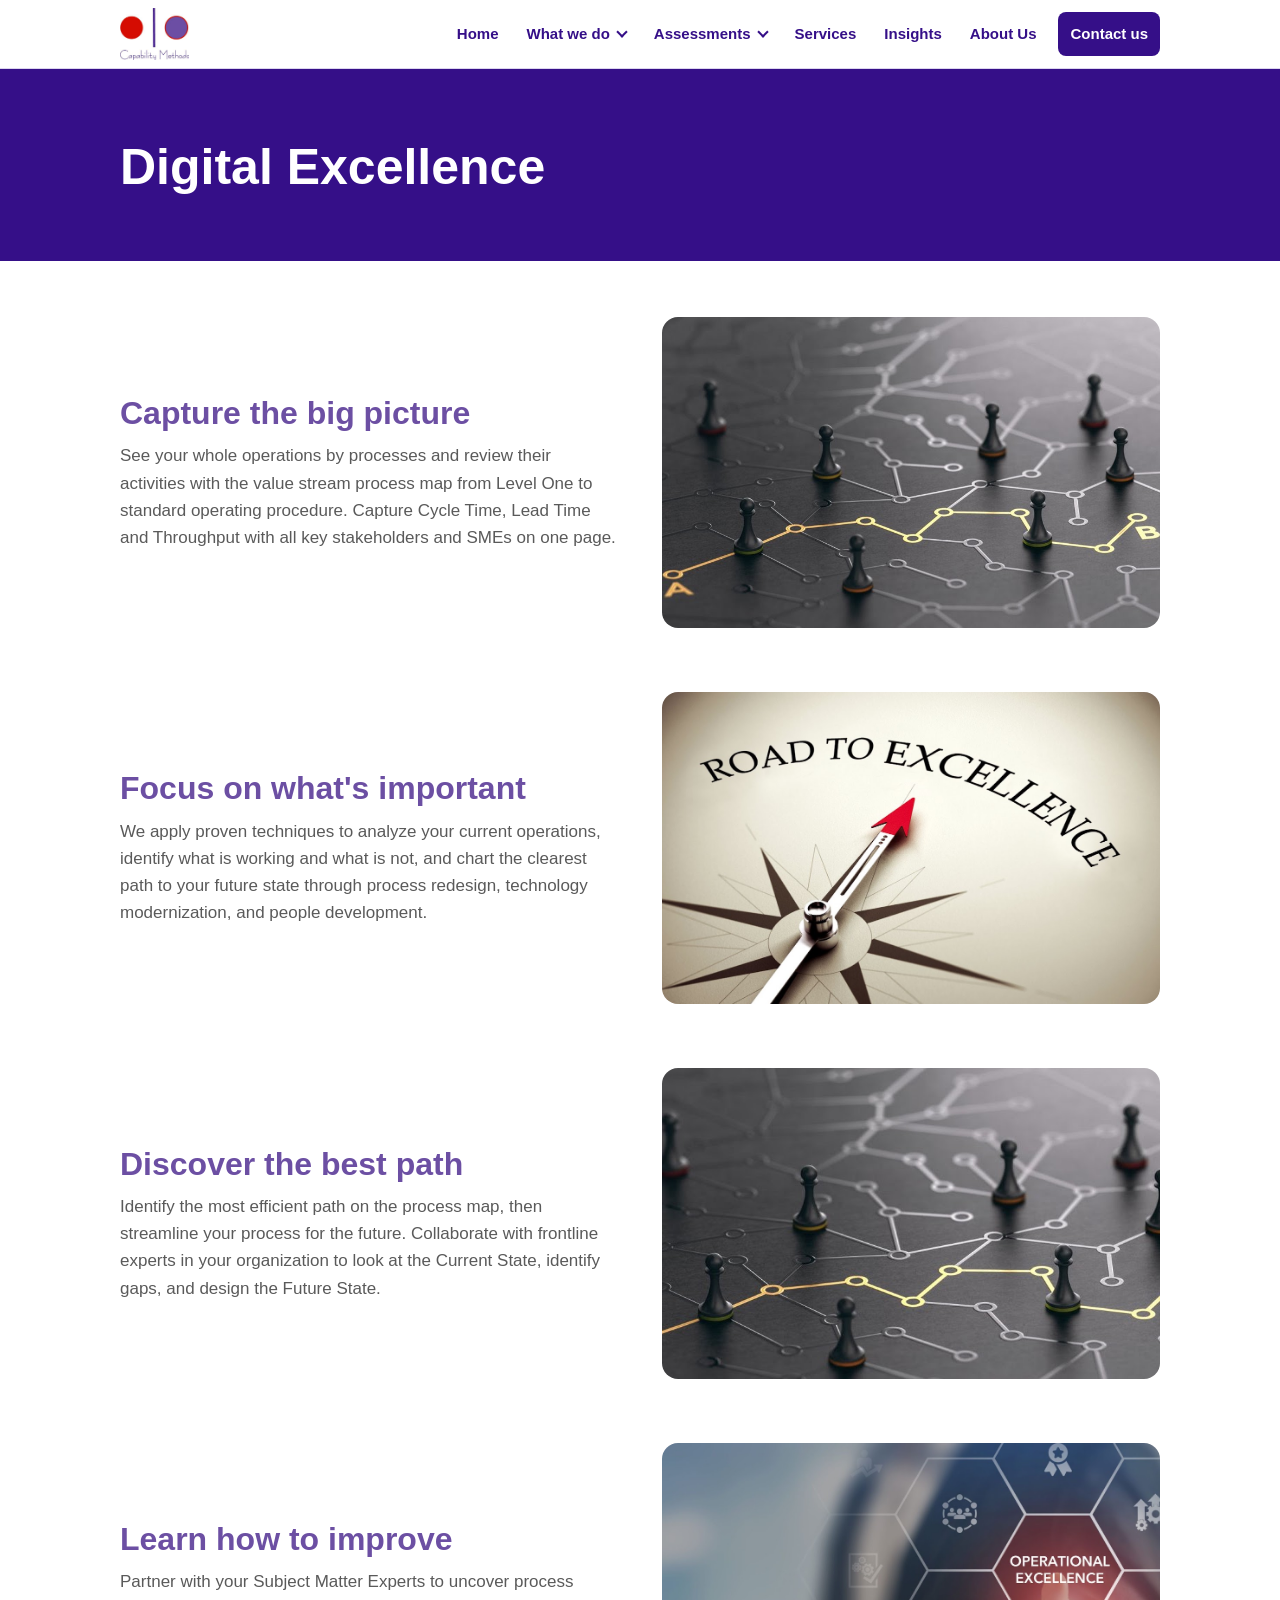
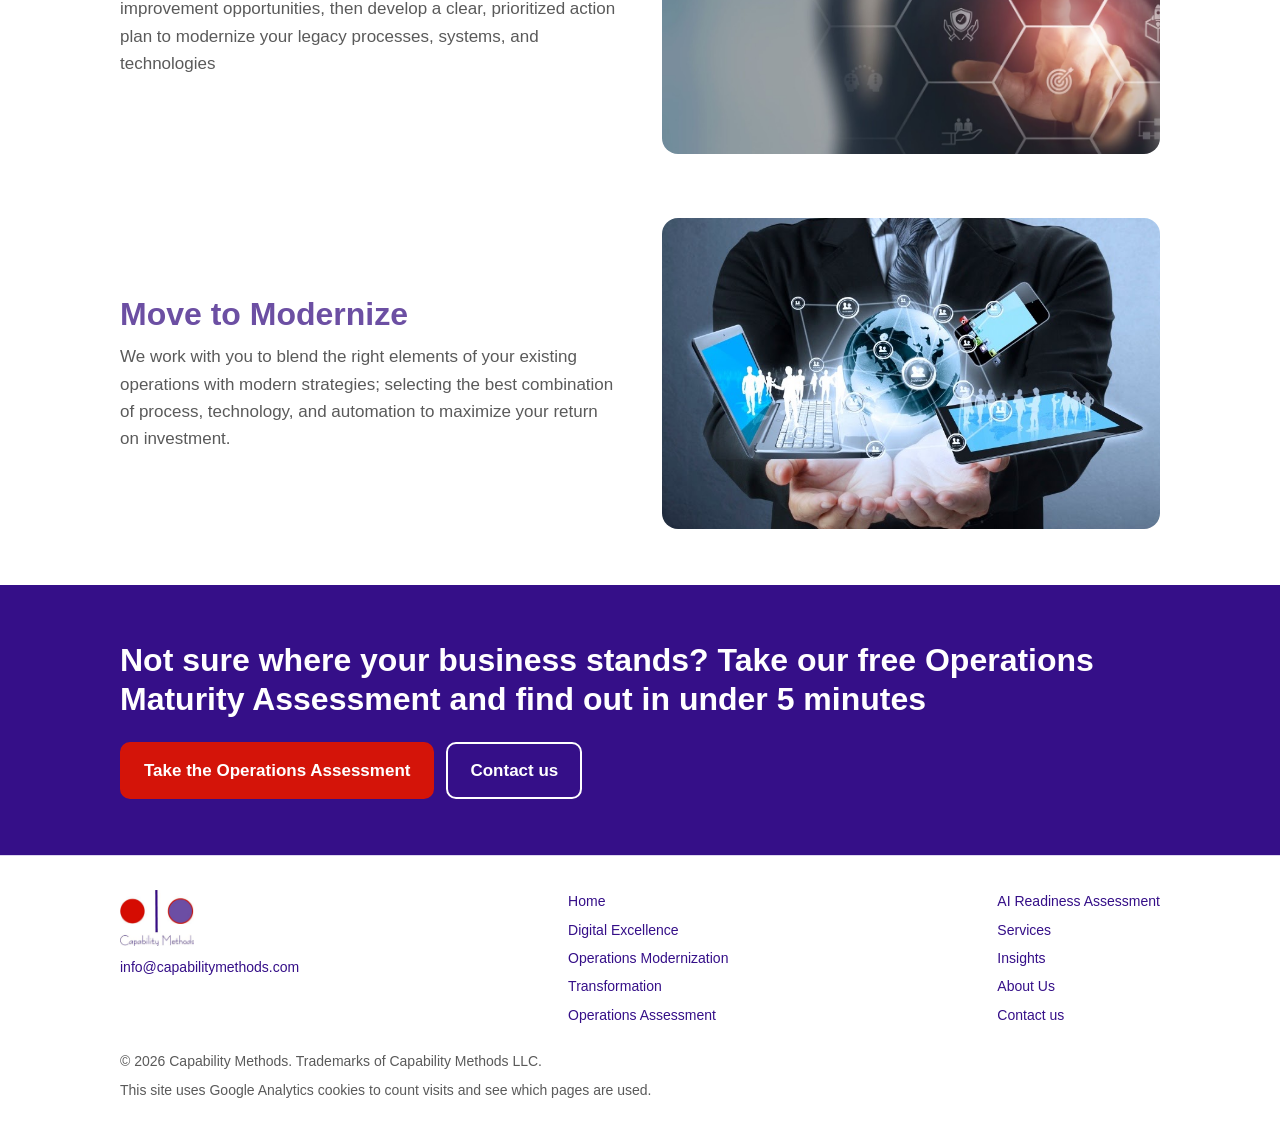
<file: operations-consulting/index.html>
<!doctype html>
<html lang="en">
<head>
<meta charset="utf-8">
<meta name="viewport" content="width=device-width, initial-scale=1">
<title>Digital Excellence | Capability Methods</title>
<meta name="description" content="See your whole operations by processes, focus on what is important, discover the best path, learn how to improve and move to modernize.">
<link rel="canonical" href="https://www.capabilitymethods.com/operations-consulting/">
<meta property="og:type" content="website">
<meta property="og:title" content="Digital Excellence | Capability Methods">
<meta property="og:description" content="See your whole operations by processes, focus on what is important, discover the best path, learn how to improve and move to modernize.">
<meta property="og:url" content="https://www.capabilitymethods.com/operations-consulting/">
<meta property="og:image" content="https://www.capabilitymethods.com/assets/img/logo.png">
<link rel="icon" href="/assets/img/logo.png">
<link rel="stylesheet" href="/assets/site.css">
<script async src="https://www.googletagmanager.com/gtag/js?id=G-MKHZ5TBPRN"></script>
<script>window.dataLayer=window.dataLayer||[];function gtag(){dataLayer.push(arguments)}gtag('js',new Date());gtag('config','G-MKHZ5TBPRN');</script>
</head>
<body>
<div class="nav"><div class="wrap">
  <a class="logo" href="https://www.capabilitymethods.com/home/"><img src="/assets/img/logo.png" alt="Capability Methods" width="246" height="174"></a>
  <details class="burger"><summary>Menu</summary></details>
  <ul class="menu" aria-label="Main menu"><li><a href="https://www.capabilitymethods.com/home/">Home</a></li><li><details><summary>What we do</summary><ul class="sub"><li><a href="https://www.capabilitymethods.com/operations-consulting/" aria-current="page">Digital Excellence</a></li><li><a href="https://www.capabilitymethods.com/business-process-modernization/">Operations Modernization</a></li><li><a href="https://www.capabilitymethods.com/business-transformation-consulting/">Transformation</a></li></ul></details></li><li><details><summary>Assessments</summary><ul class="sub"><li><a href="https://www.capabilitymethods.com/operations-maturity-assessment/">Operations Assessment</a></li><li><a href="https://www.capabilitymethods.com/ai-readiness-assessment/">AI Readiness Assessment</a></li></ul></details></li><li><a href="https://services.capabilitymethods.com/">Services</a></li><li><a href="https://services.capabilitymethods.com/insights/">Insights</a></li><li><a href="https://www.capabilitymethods.com/about-capability-methods/">About Us</a></li><li class="contact"><a href="https://www.capabilitymethods.com/contact-us/">Contact us</a></li></ul>
</div></div>
<script>
(function () {
  var lists = Array.prototype.slice.call(document.querySelectorAll('.menu details'));
  var hover = window.matchMedia('(hover: hover) and (pointer: fine)');
  function closeAll(except) { lists.forEach(function (d) { if (d !== except) d.removeAttribute('open'); }); }
  lists.forEach(function (d) {
    var li = d.parentNode, timer;
    d.addEventListener('toggle', function () { if (d.open) closeAll(d); });
    d.querySelector('summary').addEventListener('click', function (e) { if (hover.matches && window.innerWidth > 980 && d.open) e.preventDefault(); });
    li.addEventListener('mouseenter', function () { if (hover.matches && window.innerWidth > 980) { clearTimeout(timer); d.setAttribute('open', ''); } });
    li.addEventListener('mouseleave', function () { if (hover.matches && window.innerWidth > 980) { timer = setTimeout(function () { d.removeAttribute('open'); }, 200); } });
  });
  document.addEventListener('click', function (e) { if (!e.target.closest('.menu details')) closeAll(null); });
  document.addEventListener('keydown', function (e) { if (e.key === 'Escape') closeAll(null); });
})();
</script>
<main>
<!-- EDIT: words on this page are Mark's live Google Sites text (copied 16 Nov 2026). Change words only between the tags. -->
<header class="hero"><div class="wrap">
  <h1>Digital Excellence</h1>
</div></header>

<section><div class="wrap">
  <div class="split">
    <div>
      <h2>Capture the big picture</h2>
      <p>See your whole operations by processes and review their activities with the value stream process map from Level One to standard operating procedure. Capture Cycle Time, Lead Time and Throughput with all key stakeholders and SMEs on one page.</p>
    </div>
    <div class="pic"><img src="/assets/img/strategy.jpg" alt="" loading="lazy"></div>
  </div>
  <div class="split flip">
    <div>
      <h2>Focus on what's important</h2>
      <p>We apply proven techniques to analyze your current operations, identify what is working and what is not, and chart the clearest path to your future state through process redesign, technology modernization, and people development.</p>
    </div>
    <div class="pic"><img src="/assets/img/road-to-excellence.jpg" alt="" loading="lazy"></div>
  </div>
  <div class="split">
    <div>
      <h2>Discover the best path</h2>
      <p>Identify the most efficient path on the process map, then streamline your process for the future. Collaborate with frontline experts in your organization to look at the Current State, identify gaps, and design the Future State.</p>
    </div>
    <div class="pic"><img src="/assets/img/path.jpg" alt="" loading="lazy"></div>
  </div>
  <div class="split flip">
    <div>
      <h2>Learn how to improve</h2>
      <p>Partner with your Subject Matter Experts to uncover process improvement opportunities, then develop a clear, prioritized action plan to modernize your legacy processes, systems, and technologies</p>
    </div>
    <div class="pic"><img src="/assets/img/operational-excellence.jpg" alt="" loading="lazy"></div>
  </div>
  <div class="split">
    <div>
      <h2>Move to Modernize</h2>
      <p>We work with you to blend the right elements of your existing operations with modern strategies; selecting the best combination of process, technology, and automation to maximize your return on investment.</p>
    </div>
    <div class="pic"><img src="/assets/img/connected-business.jpg" alt="" loading="lazy"></div>
  </div>
</div></section>

<section class="final"><div class="wrap">
  <h2>Not sure where your business stands? Take our free Operations Maturity Assessment and find out in under 5 minutes</h2>
  <div class="actions">
    <a class="btn red" href="/operations-maturity-assessment/">Take the Operations Assessment</a>
    <a class="btn ghostDark" href="/contact-us/">Contact us</a>
  </div>
</div></section>
</main>
<footer><div class="wrap">
  <div class="cols">
    <div><a class="logo" href="https://www.capabilitymethods.com/home/"><img src="/assets/img/logo.png" alt="Capability Methods" width="246" height="174" loading="lazy"></a>
      <p style="margin-top:10px"><a href="mailto:info@capabilitymethods.com">info@capabilitymethods.com</a></p></div>
    <ul><li><a href="https://www.capabilitymethods.com/home/">Home</a></li><li><a href="https://www.capabilitymethods.com/operations-consulting/">Digital Excellence</a></li><li><a href="https://www.capabilitymethods.com/business-process-modernization/">Operations Modernization</a></li><li><a href="https://www.capabilitymethods.com/business-transformation-consulting/">Transformation</a></li><li><a href="https://www.capabilitymethods.com/operations-maturity-assessment/">Operations Assessment</a></li></ul><ul><li><a href="https://www.capabilitymethods.com/ai-readiness-assessment/">AI Readiness Assessment</a></li><li><a href="https://services.capabilitymethods.com/">Services</a></li><li><a href="https://services.capabilitymethods.com/insights/">Insights</a></li><li><a href="https://www.capabilitymethods.com/about-capability-methods/">About Us</a></li><li><a href="https://www.capabilitymethods.com/contact-us/">Contact us</a></li></ul>
  </div>
  <div class="legal">
    <p>&copy; 2026 Capability Methods. Trademarks of Capability Methods LLC.</p>
    <p>This site uses Google Analytics cookies to count visits and see which pages are used.</p>
  </div>
</div></footer>
<script>
// Each embedded tool (contact form, assessments) reports its height; the page sizes its frame to fit, so no scroll box.
window.addEventListener('message', function (e) {
  if (!e.data || !e.data.cmEmbedHeight) return;
  document.querySelectorAll('iframe.embed').forEach(function (f) {
    if (f.contentWindow === e.source) f.style.height = (e.data.cmEmbedHeight + 2) + 'px';
  });
});
</script>
</body>
</html>
</file>
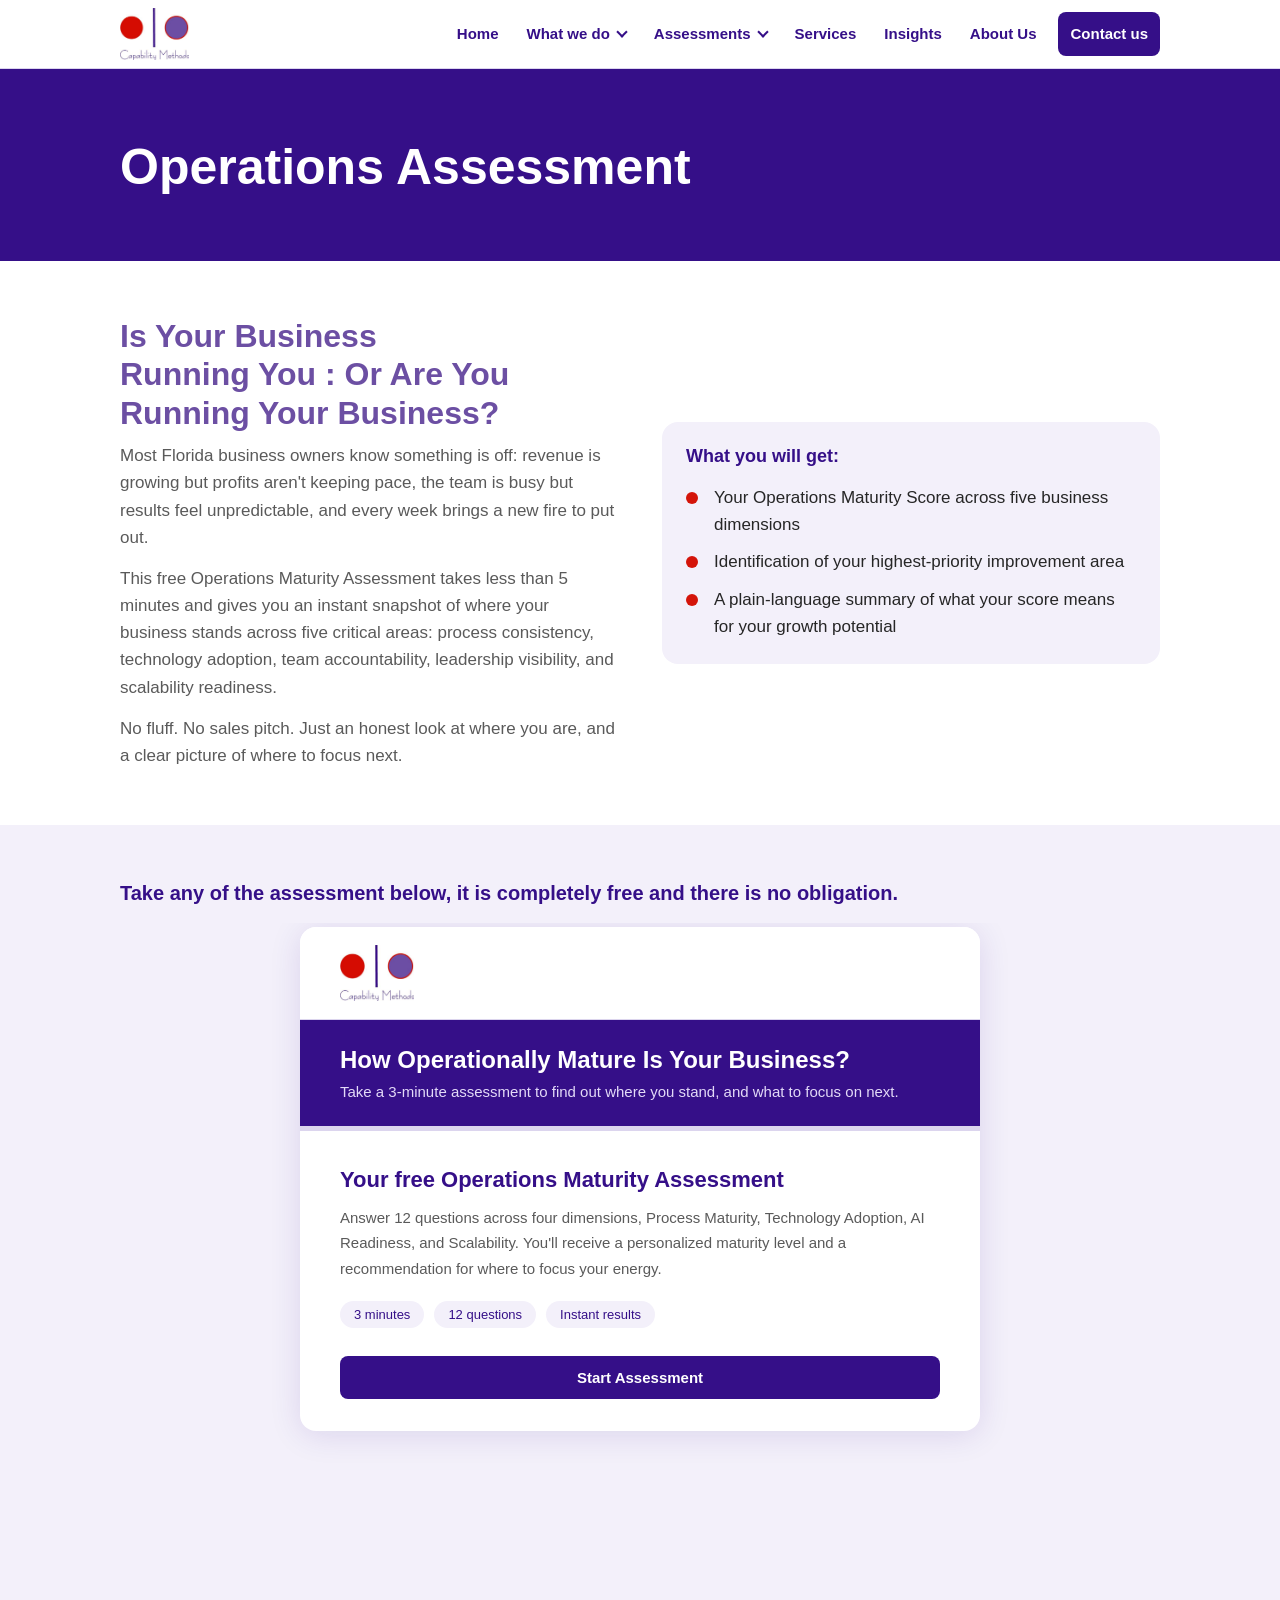
<file: operations-maturity-assessment/index.html>
<!doctype html>
<html lang="en">
<head>
<meta charset="utf-8">
<meta name="viewport" content="width=device-width, initial-scale=1">
<title>Operations Assessment | Capability Methods</title>
<meta name="description" content="This free Operations Maturity Assessment takes less than 5 minutes and gives you an instant snapshot of where your business stands.">
<link rel="canonical" href="https://www.capabilitymethods.com/operations-maturity-assessment/">
<meta property="og:type" content="website">
<meta property="og:title" content="Operations Assessment | Capability Methods">
<meta property="og:description" content="This free Operations Maturity Assessment takes less than 5 minutes and gives you an instant snapshot of where your business stands.">
<meta property="og:url" content="https://www.capabilitymethods.com/operations-maturity-assessment/">
<meta property="og:image" content="https://www.capabilitymethods.com/assets/img/logo.png">
<link rel="icon" href="/assets/img/logo.png">
<link rel="stylesheet" href="/assets/site.css">
<script async src="https://www.googletagmanager.com/gtag/js?id=G-MKHZ5TBPRN"></script>
<script>window.dataLayer=window.dataLayer||[];function gtag(){dataLayer.push(arguments)}gtag('js',new Date());gtag('config','G-MKHZ5TBPRN');</script>
</head>
<body>
<div class="nav"><div class="wrap">
  <a class="logo" href="https://www.capabilitymethods.com/home/"><img src="/assets/img/logo.png" alt="Capability Methods" width="246" height="174"></a>
  <details class="burger"><summary>Menu</summary></details>
  <ul class="menu" aria-label="Main menu"><li><a href="https://www.capabilitymethods.com/home/">Home</a></li><li><details><summary>What we do</summary><ul class="sub"><li><a href="https://www.capabilitymethods.com/operations-consulting/">Digital Excellence</a></li><li><a href="https://www.capabilitymethods.com/business-process-modernization/">Operations Modernization</a></li><li><a href="https://www.capabilitymethods.com/business-transformation-consulting/">Transformation</a></li></ul></details></li><li><details><summary>Assessments</summary><ul class="sub"><li><a href="https://www.capabilitymethods.com/operations-maturity-assessment/" aria-current="page">Operations Assessment</a></li><li><a href="https://www.capabilitymethods.com/ai-readiness-assessment/">AI Readiness Assessment</a></li></ul></details></li><li><a href="https://services.capabilitymethods.com/">Services</a></li><li><a href="https://services.capabilitymethods.com/insights/">Insights</a></li><li><a href="https://www.capabilitymethods.com/about-capability-methods/">About Us</a></li><li class="contact"><a href="https://www.capabilitymethods.com/contact-us/">Contact us</a></li></ul>
</div></div>
<script>
(function () {
  var lists = Array.prototype.slice.call(document.querySelectorAll('.menu details'));
  var hover = window.matchMedia('(hover: hover) and (pointer: fine)');
  function closeAll(except) { lists.forEach(function (d) { if (d !== except) d.removeAttribute('open'); }); }
  lists.forEach(function (d) {
    var li = d.parentNode, timer;
    d.addEventListener('toggle', function () { if (d.open) closeAll(d); });
    d.querySelector('summary').addEventListener('click', function (e) { if (hover.matches && window.innerWidth > 980 && d.open) e.preventDefault(); });
    li.addEventListener('mouseenter', function () { if (hover.matches && window.innerWidth > 980) { clearTimeout(timer); d.setAttribute('open', ''); } });
    li.addEventListener('mouseleave', function () { if (hover.matches && window.innerWidth > 980) { timer = setTimeout(function () { d.removeAttribute('open'); }, 200); } });
  });
  document.addEventListener('click', function (e) { if (!e.target.closest('.menu details')) closeAll(null); });
  document.addEventListener('keydown', function (e) { if (e.key === 'Escape') closeAll(null); });
})();
</script>
<main>
<!-- EDIT: words on this page are Mark's live Google Sites text (copied 16 Nov 2026). The assessment itself is in assets/embeds/ops-assessment.html. -->
<header class="hero"><div class="wrap">
  <h1>Operations Assessment</h1>
</div></header>

<section><div class="wrap split">
  <div>
    <h2>Is Your Business Running You : Or Are You Running Your Business?</h2>
    <p>Most Florida business owners know something is off: revenue is growing but profits aren't keeping pace, the team is busy but results feel unpredictable, and every week brings a new fire to put out.</p>
    <p style="margin-top:14px">This free Operations Maturity Assessment takes less than 5 minutes and gives you an instant snapshot of where your business stands across five critical areas: process consistency, technology adoption, team accountability, leadership visibility, and scalability readiness.</p>
    <p style="margin-top:14px">No fluff. No sales pitch. Just an honest look at where you are, and a clear picture of where to focus next.</p>
  </div>
  <div class="card" style="background:var(--tint);border:0">
    <h3>What you will get:</h3>
    <ul class="checks">
      <li>Your Operations Maturity Score across five business dimensions</li>
      <li>Identification of your highest-priority improvement area</li>
      <li>A plain-language summary of what your score means for your growth potential</li>
    </ul>
  </div>
</div></section>

<section class="tint"><div class="wrap">
  <h3 style="font-size:20px;margin-bottom:18px">Take any of the assessment below, it is completely free and there is no obligation.</h3>
  <iframe class="embed" src="/assets/embeds/ops-assessment.html" title="Operations Maturity Assessment" scrolling="no"></iframe>
</div></section>

<section><div class="wrap">
  <h2>What Happens After You Get Your Score?</h2>
  <p style="color:var(--ink2);max-width:72ch">Your results are instant. If you would like to talk through what your score means for your specific business, and what the fastest path to improvement looks like, we offer a free 20-minute Discovery Call with no obligation.</p>
  <p style="color:var(--ink2);max-width:72ch;margin-top:14px">Capability Methods works with growing Florida businesses that are ready to fix their operations, implement the right technology, and scale with confidence.</p>
  <div class="actions"><a class="btn red" href="https://calendly.com/capabilitymethods">Book a free call</a></div>
</div></section>
</main>
<footer><div class="wrap">
  <div class="cols">
    <div><a class="logo" href="https://www.capabilitymethods.com/home/"><img src="/assets/img/logo.png" alt="Capability Methods" width="246" height="174" loading="lazy"></a>
      <p style="margin-top:10px"><a href="mailto:info@capabilitymethods.com">info@capabilitymethods.com</a></p></div>
    <ul><li><a href="https://www.capabilitymethods.com/home/">Home</a></li><li><a href="https://www.capabilitymethods.com/operations-consulting/">Digital Excellence</a></li><li><a href="https://www.capabilitymethods.com/business-process-modernization/">Operations Modernization</a></li><li><a href="https://www.capabilitymethods.com/business-transformation-consulting/">Transformation</a></li><li><a href="https://www.capabilitymethods.com/operations-maturity-assessment/">Operations Assessment</a></li></ul><ul><li><a href="https://www.capabilitymethods.com/ai-readiness-assessment/">AI Readiness Assessment</a></li><li><a href="https://services.capabilitymethods.com/">Services</a></li><li><a href="https://services.capabilitymethods.com/insights/">Insights</a></li><li><a href="https://www.capabilitymethods.com/about-capability-methods/">About Us</a></li><li><a href="https://www.capabilitymethods.com/contact-us/">Contact us</a></li></ul>
  </div>
  <div class="legal">
    <p>&copy; 2026 Capability Methods. Trademarks of Capability Methods LLC.</p>
    <p>This site uses Google Analytics cookies to count visits and see which pages are used.</p>
  </div>
</div></footer>
<script>
// Each embedded tool (contact form, assessments) reports its height; the page sizes its frame to fit, so no scroll box.
window.addEventListener('message', function (e) {
  if (!e.data || !e.data.cmEmbedHeight) return;
  document.querySelectorAll('iframe.embed').forEach(function (f) {
    if (f.contentWindow === e.source) f.style.height = (e.data.cmEmbedHeight + 2) + 'px';
  });
});
</script>
</body>
</html>
</file>
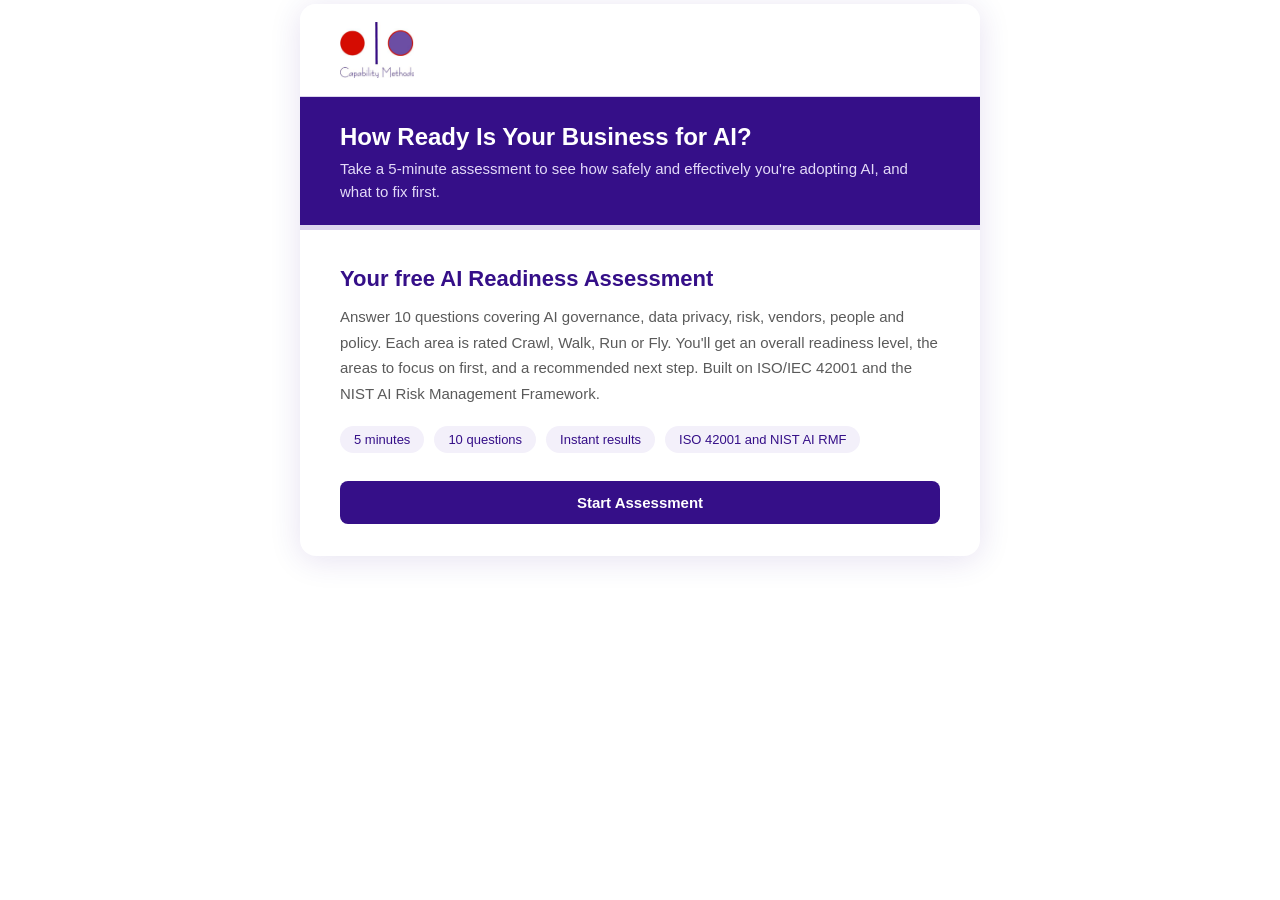
<file: assets/embeds/ai-assessment.html>
<!DOCTYPE html>
<html lang="en">
<head>
<meta charset="UTF-8">
<meta name="viewport" content="width=device-width, initial-scale=1.0">
<title>AI Readiness Assessment | Capability Methods</title>
<style>
  *, *::before, *::after { box-sizing: border-box; margin: 0; padding: 0; }

  body {
    font-family: Arial, Helvetica, sans-serif;
    background: #F3F0FA;
    color: #350F88;
    min-height: 100vh;
    display: flex;
    align-items: center;
    justify-content: center;
    padding: 24px 16px;
  }

  .card {
    background: #ffffff;
    border-radius: 16px;
    box-shadow: 0 4px 32px rgba(53, 15, 136, 0.12);
    max-width: 680px;
    width: 100%;
    overflow: hidden;
  }

  .logo-strip {
    background: #ffffff;
    padding: 18px 40px;
    border-bottom: 1px solid #DCD5EE;
  }

  .logo-strip img {
    height: 56px;
    width: auto;
    display: block;
  }

  .card-header {
    background: #350F88;
    padding: 24px 40px 22px;
    color: #fff;
  }

  .card-header h1 {
    font-size: 24px;
    font-weight: 700;
    line-height: 1.3;
    margin-bottom: 6px;
  }

  .card-header p {
    font-size: 15px;
    color: #E3DAF8;
    line-height: 1.5;
  }

  .progress-bar-wrap {
    background: #DCD5EE;
    height: 5px;
  }

  .progress-bar {
    background: #6C4FA3;
    height: 5px;
    transition: width 0.3s ease;
  }

  .card-body {
    padding: 36px 40px 32px;
  }

  /* Welcome screen */
  .welcome-title {
    font-size: 22px;
    font-weight: 700;
    color: #350F88;
    margin-bottom: 12px;
  }

  .welcome-desc {
    font-size: 15px;
    color: #5A5A5A;
    line-height: 1.7;
    margin-bottom: 20px;
  }

  .meta-chips {
    display: flex;
    gap: 10px;
    flex-wrap: wrap;
    margin-bottom: 28px;
  }

  .chip {
    background: #F3F0FA;
    color: #350F88;
    font-size: 13px;
    font-weight: 500;
    padding: 6px 14px;
    border-radius: 20px;
  }

  /* Question screen */
  .dimension-label {
    font-size: 12px;
    font-weight: 700;
    letter-spacing: 0.08em;
    text-transform: uppercase;
    color: #6C4FA3;
    margin-bottom: 10px;
  }

  .question-text {
    font-size: 20px;
    font-weight: 700;
    color: #350F88;
    line-height: 1.4;
    margin-bottom: 24px;
  }

  .options {
    display: flex;
    flex-direction: column;
    gap: 10px;
    margin-bottom: 28px;
  }

  .option {
    display: flex;
    align-items: flex-start;
    gap: 14px;
    border: 2px solid #DCD5EE;
    border-radius: 10px;
    padding: 14px 16px;
    cursor: pointer;
    transition: border-color 0.15s, background 0.15s;
    text-align: left;
    background: #fff;
  }

  .option:hover {
    border-color: #350F88;
    background: #F3F0FA;
  }

  .option.selected {
    border-color: #350F88;
    background: #F3F0FA;
  }

  .option-dot {
    width: 20px;
    height: 20px;
    min-width: 20px;
    border-radius: 50%;
    border: 2px solid #CCCCCC;
    margin-top: 1px;
    transition: background 0.15s, border-color 0.15s;
    display: flex;
    align-items: center;
    justify-content: center;
  }

  .option.selected .option-dot {
    background: #350F88;
    border-color: #350F88;
  }

  .option.selected .option-dot::after {
    content: '';
    width: 6px;
    height: 6px;
    background: #fff;
    border-radius: 50%;
    display: block;
  }

  .option-text {
    font-size: 15px;
    color: #350F88;
    line-height: 1.5;
  }

  /* Navigation */
  .nav {
    display: flex;
    gap: 12px;
    align-items: center;
  }

  .btn {
    padding: 13px 28px;
    border-radius: 8px;
    font-size: 15px;
    font-weight: 600;
    cursor: pointer;
    border: none;
    transition: opacity 0.15s, transform 0.1s;
  }

  .btn:active { transform: scale(0.97); }

  .btn-primary {
    background: #350F88;
    color: #fff;
    flex: 1;
  }

  .btn-primary:hover { opacity: 0.88; }

  .btn-primary:disabled {
    opacity: 0.4;
    cursor: not-allowed;
    transform: none;
  }

  .btn-secondary {
    background: #F3F0FA;
    color: #350F88;
    padding: 13px 20px;
  }

  .btn-secondary:hover { background: #DCD5EE; }

  .btn-cta {
    background: #D41409;
    color: #fff;
    padding: 16px 32px;
    font-size: 16px;
    border-radius: 8px;
    display: inline-block;
    text-decoration: none;
    font-weight: 600;
    cursor: pointer;
    border: none;
    transition: opacity 0.15s;
  }

  .btn-cta:hover { opacity: 0.9; }

  /* Result screen */
  .result-badge {
    display: inline-flex;
    align-items: center;
    gap: 8px;
    background: #F3F0FA;
    border-radius: 24px;
    padding: 8px 18px;
    margin-bottom: 20px;
  }

  .result-badge .level-dot {
    width: 10px;
    height: 10px;
    border-radius: 50%;
  }

  .result-badge .level-name {
    font-size: 13px;
    font-weight: 700;
    letter-spacing: 0.05em;
    text-transform: uppercase;
    color: #350F88;
  }

  .result-score {
    font-size: 48px;
    font-weight: 800;
    color: #350F88;
    line-height: 1;
    margin-bottom: 4px;
  }

  .result-score-label {
    font-size: 13px;
    color: #5A5A5A;
    margin-bottom: 18px;
  }

  .result-desc {
    font-size: 16px;
    color: #5A5A5A;
    line-height: 1.7;
    margin-bottom: 24px;
  }

  .result-services {
    background: #F3F0FA;
    border-radius: 10px;
    padding: 18px 20px;
    margin-bottom: 28px;
  }

  .result-services-label {
    font-size: 12px;
    font-weight: 700;
    text-transform: uppercase;
    letter-spacing: 0.08em;
    color: #5A5A5A;
    margin-bottom: 10px;
  }

  .service-list {
    list-style: none;
    display: flex;
    flex-direction: column;
    gap: 8px;
  }

  .service-list li {
    display: flex;
    align-items: center;
    gap: 10px;
    font-size: 15px;
    font-weight: 600;
    color: #350F88;
  }

  .service-list li::before {
    content: '';
    display: block;
    width: 8px;
    height: 8px;
    min-width: 8px;
    background: #6C4FA3;
    border-radius: 50%;
  }

  .result-cta-wrap {
    display: flex;
    gap: 12px;
    flex-wrap: wrap;
    align-items: center;
  }

  .btn-retake {
    background: none;
    border: 2px solid #DCD5EE;
    color: #5A5A5A;
    padding: 14px 20px;
    border-radius: 8px;
    font-size: 14px;
    font-weight: 600;
    cursor: pointer;
    transition: border-color 0.15s;
  }

  .btn-retake:hover { border-color: #350F88; color: #350F88; }

  .q-counter {
    font-size: 13px;
    color: #5A5A5A;
    margin-left: auto;
  }

  /* Contact step (added: sends results to Salesforce) */
  .field-row { display: grid; grid-template-columns: 1fr 1fr; gap: 12px; }
  .field { margin-bottom: 14px; }
  .field label { display: block; font-size: 13px; font-weight: 600; color: #5A5A5A; margin-bottom: 6px; }
  .field input {
    width: 100%; padding: 12px 14px; border: 2px solid #DCD5EE; border-radius: 8px;
    font-size: 15px; font-family: inherit; color: #350F88;
  }
  .field input:focus { outline: none; border-color: #350F88; }
  .call-check {
    display: flex; gap: 12px; align-items: flex-start; background: #F3F0FA; border: 2px solid #DCD5EE;
    border-radius: 10px; padding: 14px 16px; margin: 6px 0 24px; cursor: pointer; font-size: 15px; line-height: 1.5;
  }
  .call-check input { width: 18px; height: 18px; margin-top: 2px; accent-color: #350F88; }
  .skip-link {
    display: block; margin-top: 16px; background: none; border: none; color: #5A5A5A;
    font-size: 14px; text-decoration: underline; cursor: pointer; font-family: inherit;
  }
  .form-error { color: #A70716; font-size: 14px; margin-bottom: 12px; }
  .fine-print { font-size: 12px; color: #5A5A5A; margin-top: 14px; line-height: 1.5; }
  .hp { position: absolute; left: -5000px; }
  .sent-note {
    background: #F3F0FA; border-radius: 10px; padding: 14px 18px; margin-bottom: 24px;
    font-size: 15px; color: #350F88; line-height: 1.5;
  }

  @media (max-width: 520px) {
    .logo-strip { padding: 14px 20px; }
    .card-header, .card-body { padding: 20px 20px; }
    .card-header h1 { font-size: 20px; }
    .question-text { font-size: 17px; }
    .result-score { font-size: 40px; }
    .btn-cta { width: 100%; text-align: center; }
    .field-row { grid-template-columns: 1fr; gap: 0; }
  }
</style>
<style>
  .field textarea {
    width: 100%; padding: 12px 14px; border: 2px solid #DCD5EE; border-radius: 8px; min-height: 80px;
    font-size: 15px; font-family: inherit; color: #350F88; resize: vertical;
  }
  .field textarea:focus { outline: none; border-color: #350F88; }
  .question-hint { font-size: 13px; color: #5A5A5A; margin: -14px 0 20px; }
  .level-scale { display: flex; gap: 6px; margin-bottom: 24px; }
  .level-scale span { flex: 1; text-align: center; font-size: 12px; font-weight: 600; padding: 6px 0; border-radius: 6px;
    background: #F3F0FA; color: #5A5A5A; }
  .level-scale span.on { background: #350F88; color: #fff; }
</style>
<style id="cm-fit">html,body{min-height:0 !important;background:transparent !important}body{align-items:flex-start !important;padding:4px 0 24px !important}</style>
</head>
<body>

<div class="card" id="app">
  <!-- Dynamically rendered by JS -->
</div>

<script>
// Salesforce Web-to-Lead (Capability Methods LLC org). Regenerate with build/ai_assessment.py.
const SALESFORCE = {
  "endpoint": "https://webto.salesforce.com/servlet/servlet.WebToLead?encoding=UTF-8&orgId=00DDo000001DALGMA4",
  "oid": "00DDo000001DALGMA4",
  "fields": {
    "date": "00NDo00000ExPzj",
    "notes": "00NDo00000ExPzk",
    "callRequested": "00NDo00000ExPzl",
    "domains": {
      "AIR_Governance": "00NDo00000ExPza",
      "AIR_Inventory": "00NDo00000ExPzc",
      "AIR_Data_Privacy": "00NDo00000ExPzZ",
      "AIR_Risk_Assessment": "00NDo00000ExPzf",
      "AIR_Lifecycle": "00NDo00000ExPzd",
      "AIR_Third_Party": "00NDo00000ExPzg",
      "AIR_Transparency": "00NDo00000ExPzi",
      "AIR_Incident_Response": "00NDo00000ExPzb",
      "AIR_Training_Culture": "00NDo00000ExPzh",
      "AIR_Policy_Docs": "00NDo00000ExPze"
    }
  }
};

const LOGO_HTML = `<div class="logo-strip"><img src="../img/logo.png" alt="Capability Methods" onerror="this.parentElement.style.display='none'"></div>`;

const QUESTIONS = [
  {
    "field": "AIR_Governance",
    "dimension": "AI Governance & Accountability",
    "text": "Who is accountable for how your business uses AI?",
    "options": [
      "No one, AI adoption is ad hoc and leadership has limited awareness of AI risks.",
      "An informal AI champion exists, but accountability depends on individuals and isn't documented.",
      "A formal AI governance framework with defined roles reviews key AI decisions.",
      "AI oversight is embedded in enterprise risk management and reported to the board."
    ]
  },
  {
    "field": "AIR_Inventory",
    "dimension": "AI Inventory & Classification",
    "text": "Do you know which AI tools and systems are in use across the business?",
    "options": [
      "No, teams don't know which applications use AI.",
      "We keep an informal list of known AI tools; risk levels are applied inconsistently.",
      "A formal AI register is kept current, with an owner and risk tier for each system.",
      "A live AI inventory is linked to our systems and traced to the business processes it supports."
    ]
  },
  {
    "field": "AIR_Data_Privacy",
    "dimension": "Data Privacy & Personal Data",
    "text": "How is personal or customer data protected when AI tools use it?",
    "options": [
      "There are no specific controls; we don't know where AI data comes from.",
      "Some datasets are governed, and privacy checks happen on an ad hoc basis.",
      "Privacy assessments are required before any AI tool is deployed; data use is minimized.",
      "Privacy-by-design is built in, with automated detection and monitoring of personal data."
    ]
  },
  {
    "field": "AIR_Risk_Assessment",
    "dimension": "Risk Assessment & Impact",
    "text": "How do you assess the risks and impact of AI before using it?",
    "options": [
      "AI risks aren't formally assessed; awareness is limited to technical staff.",
      "Informal checklists are used for some high-visibility AI uses.",
      "A standard method rates likelihood and impact for every AI system, kept in a risk register.",
      "Risk is quantified and monitored continuously, and reported to leadership."
    ]
  },
  {
    "field": "AIR_Lifecycle",
    "dimension": "AI Lifecycle & Development Controls",
    "text": "How are AI models, prompts and automations built and changed?",
    "options": [
      "Ad hoc, no version control, documentation or separation from production.",
      "Basic versioning and some documentation, with an informal review before go-live.",
      "Defined stages with peer review and approval gates before anything goes live.",
      "Automated pipelines test quality, bias and drift at every stage."
    ]
  },
  {
    "field": "AIR_Third_Party",
    "dimension": "Third-Party & Vendor AI Risk",
    "text": "How do you evaluate AI vendors and AI features inside the software you buy?",
    "options": [
      "We don't assess them; vendor AI use is opaque to us.",
      "Key AI vendors are identified, and a basic questionnaire is used for new purchases.",
      "AI risk is part of procurement, and contracts include AI-specific obligations.",
      "Vendors are monitored continuously, and incidents trigger automatic escalation."
    ]
  },
  {
    "field": "AIR_Transparency",
    "dimension": "Transparency, Explainability & Fairness",
    "text": "Can you explain how your AI reaches its outputs, and check it for bias?",
    "options": [
      "No, AI outputs are a black box and bias isn't considered.",
      "Some high-impact uses have explanations; fairness is defined informally.",
      "Explainability and bias testing are required before release, and users are told when AI is used.",
      "Fairness is monitored automatically, with a way for affected people to challenge outcomes."
    ]
  },
  {
    "field": "AIR_Incident_Response",
    "dimension": "Incident Response & Monitoring",
    "text": "What happens when an AI tool gets something wrong?",
    "options": [
      "It's handled informally, if at all; nobody monitors AI after it goes live.",
      "AI issues go through our general IT incident process; basic thresholds exist for key tools.",
      "There's a dedicated AI incident process, performance dashboards and alerts for degradation.",
      "Real-time monitoring covers all AI, with automated triage feeding lessons back into development."
    ]
  },
  {
    "field": "AIR_Training_Culture",
    "dimension": "Awareness, Training & Culture",
    "text": "How prepared is your team to use AI safely?",
    "options": [
      "There's no guidance; people use AI tools however they like.",
      "Some awareness sessions have been held, but training is one-off.",
      "Everyone who uses AI gets role-based training on responsible use.",
      "A center of excellence drives continuous learning, backed by leadership."
    ]
  },
  {
    "field": "AIR_Policy_Docs",
    "dimension": "Policy & Documentation",
    "text": "Do you have written AI policies, and are your AI systems documented?",
    "options": [
      "No AI-specific policies; only general IT policies apply.",
      "A draft AI use policy exists but isn't approved; documentation is inconsistent.",
      "An approved AI policy suite is in place, and every AI system is documented and reviewed yearly.",
      "Policies are version-controlled and updated automatically when regulations or incidents change them."
    ]
  }
];

const RESULTS = [
  {
    "min": 10,
    "max": 14,
    "level": "Crawl",
    "color": "#D41409",
    "description": "AI is being used without guardrails. That usually means hidden risk: customer data flowing into unapproved tools, no clear owner, and no way to spot problems. The fastest win is a short, practical foundation: an AI use policy, an inventory of the tools in use, and clear accountability.",
    "services": [
      "AI Readiness Assessment (ISO 42001 / NIST AI RMF)",
      "AI Advisory & Consultancy"
    ]
  },
  {
    "min": 15,
    "max": 24,
    "level": "Walk",
    "color": "#7030A0",
    "description": "You have some awareness and a few good habits, but controls depend on individuals and aren't applied consistently. Closing the gaps now, before AI use grows, is far cheaper than fixing an incident later.",
    "services": [
      "AI Readiness Assessment (gap analysis and roadmap)",
      "AI Advisory & Consultancy"
    ]
  },
  {
    "min": 25,
    "max": 34,
    "level": "Run",
    "color": "#6C4FA3",
    "description": "Your governance foundations are in place. You're ready to scale AI safely, moving from pilots to AI embedded in real workflows, with the controls to prove it's working.",
    "services": [
      "AI Advisory & Consultancy",
      "Agentic AI-Based Transformation"
    ]
  },
  {
    "min": 35,
    "max": 40,
    "level": "Fly",
    "color": "#350F88",
    "description": "Your AI governance is mature and measurable. Now is the time to put agentic AI to work across operations and delivery, and turn responsible AI into a competitive advantage.",
    "services": [
      "Agentic AI-Based Transformation"
    ]
  }
];

const LEVELS = ["Crawl", "Walk", "Run", "Fly"];
const CONTACT_STEP = QUESTIONS.length;
const RESULT_STEP = QUESTIONS.length + 1;

let currentStep = -1; // -1 = welcome
let answers = new Array(QUESTIONS.length).fill(null);
let contact = { first: "", last: "", email: "", company: "", phone: "", notes: "", call: false };
let sent = false;

function getResult(score) {
  return RESULTS.find(r => score >= r.min && score <= r.max) || RESULTS[RESULTS.length - 1];
}

function esc(s) {
  return String(s).replace(/[&<>"']/g, c => ({ '&': '&amp;', '<': '&lt;', '>': '&gt;', '"': '&quot;', "'": '&#39;' }[c]));
}

function render() {
  const app = document.getElementById('app');
  if (currentStep === -1) renderWelcome(app);
  else if (currentStep < QUESTIONS.length) renderQuestion(app, currentStep);
  else if (currentStep === CONTACT_STEP) renderContact(app);
  else renderResult(app);
}

function renderWelcome(app) {
  app.innerHTML = `
    ${LOGO_HTML}
    <div class="card-header">
      <h1>How Ready Is Your Business for AI?</h1>
      <p>Take a 5-minute assessment to see how safely and effectively you're adopting AI, and what to fix first.</p>
    </div>
    <div class="progress-bar-wrap"><div class="progress-bar" style="width:0%"></div></div>
    <div class="card-body">
      <div class="welcome-title">Your free AI Readiness Assessment</div>
      <div class="welcome-desc">
        Answer 10 questions covering AI governance, data privacy, risk, vendors, people and policy. Each area is rated
        Crawl, Walk, Run or Fly. You'll get an overall readiness level, the areas to focus on first, and a recommended next step.
        Built on ISO/IEC 42001 and the NIST AI Risk Management Framework.
      </div>
      <div class="meta-chips">
        <span class="chip">5 minutes</span>
        <span class="chip">10 questions</span>
        <span class="chip">Instant results</span>
        <span class="chip">ISO 42001 and NIST AI RMF</span>
      </div>
      <div class="nav">
        <button class="btn btn-primary" onclick="startAssessment()">Start Assessment</button>
      </div>
    </div>
  `;
}

function renderQuestion(app, index) {
  const q = QUESTIONS[index];
  const progress = Math.round((index / QUESTIONS.length) * 100);
  const selected = answers[index];

  const optionsHTML = q.options.map((opt, i) => `
    <button class="option ${selected === i + 1 ? 'selected' : ''}" onclick="selectAnswer(${i + 1})">
      <span class="option-dot"></span>
      <span class="option-text"><strong>${LEVELS[i]}:</strong> ${opt}</span>
    </button>
  `).join('');

  app.innerHTML = `
    ${LOGO_HTML}
    <div class="card-header">
      <h1>AI Readiness Assessment</h1>
    </div>
    <div class="progress-bar-wrap"><div class="progress-bar" style="width:${progress}%"></div></div>
    <div class="card-body">
      <div class="dimension-label">${q.dimension}</div>
      <div class="question-text">${q.text}</div>
      <div class="question-hint">Pick the statement closest to where you are today.</div>
      <div class="options">${optionsHTML}</div>
      <div class="nav">
        ${index > 0 ? `<button class="btn btn-secondary" onclick="prevQuestion()"></button>` : ''}
        <button class="btn btn-primary" onclick="nextQuestion()" ${selected === null ? 'disabled' : ''}>
          ${index < QUESTIONS.length - 1 ? 'Next' : 'Continue'}
        </button>
        <span class="q-counter">${index + 1} / ${QUESTIONS.length}</span>
      </div>
    </div>
  `;
}

function renderContact(app) {
  app.innerHTML = `
    ${LOGO_HTML}
    <div class="card-header">
      <h1>Your results are ready</h1>
      <p>Tell us where to send a copy, or skip straight to your score.</p>
    </div>
    <div class="progress-bar-wrap"><div class="progress-bar" style="width:100%"></div></div>
    <div class="card-body">
      <form id="contact-form" onsubmit="return submitContact(event)" novalidate>
        <div class="hp" aria-hidden="true"><input type="text" id="hp" tabindex="-1" autocomplete="off"></div>
        <div class="field-row">
          <div class="field"><label for="first">First name</label><input id="first" maxlength="40" required value="${esc(contact.first)}"></div>
          <div class="field"><label for="last">Last name</label><input id="last" maxlength="80" required value="${esc(contact.last)}"></div>
        </div>
        <div class="field-row">
          <div class="field"><label for="email">Work email</label><input id="email" type="email" maxlength="80" required value="${esc(contact.email)}"></div>
          <div class="field"><label for="company">Company</label><input id="company" maxlength="40" required value="${esc(contact.company)}"></div>
        </div>
        <div class="field"><label for="phone">Phone (optional)</label><input id="phone" type="tel" maxlength="40" value="${esc(contact.phone)}"></div>
        <div class="field"><label for="notes">Anything about your AI plans or concerns? (optional)</label><textarea id="notes" maxlength="2000">${esc(contact.notes)}</textarea></div>
        <label class="call-check"><input type="checkbox" id="call" ${contact.call ? 'checked' : ''}>
          <span>Yes, book me a <strong>free 20-minute Discovery Call</strong> to talk through my results. No obligation.</span></label>
        <div class="form-error" id="form-error" role="alert"></div>
        <div class="nav">
          <button type="button" class="btn btn-secondary" onclick="prevQuestion()"></button>
          <button type="submit" class="btn btn-primary" id="send-btn">See My Results</button>
        </div>
        <button type="button" class="skip-link" onclick="skipContact()">Skip, just show my results</button>
        <div class="fine-print">We use your details only to send your results and follow up if you ask us to.</div>
      </form>
    </div>
  `;
}

function submitContact(e) {
  e.preventDefault();
  const form = document.getElementById('contact-form');
  const err = document.getElementById('form-error');
  const v = id => document.getElementById(id).value.trim();
  contact = { first: v('first'), last: v('last'), email: v('email'), company: v('company'), phone: v('phone'),
              notes: v('notes'), call: document.getElementById('call').checked };
  if (document.getElementById('hp').value) { currentStep = RESULT_STEP; render(); return false; }  // bot: show result, send nothing
  if (!form.checkValidity()) { err.textContent = 'Please fill in your name, a valid email and your company, or use "Skip" below.'; form.reportValidity(); return false; }

  const d = new Date(), f = SALESFORCE.fields;
  const data = new URLSearchParams({
    oid: SALESFORCE.oid, lead_source: 'AI Readiness Assessment',
    first_name: contact.first, last_name: contact.last, email: contact.email, company: contact.company, phone: contact.phone,
    [f.date]: (d.getMonth() + 1) + '/' + d.getDate() + '/' + d.getFullYear()
  });
  if (contact.notes) data.append(f.notes, contact.notes);
  QUESTIONS.forEach((q, i) => data.append(f.domains[q.field], answers[i]));
  if (contact.call) data.append(f.callRequested, '1');

  const btn = document.getElementById('send-btn');
  btn.disabled = true; btn.textContent = 'Sending...';
  // Show the result whatever happens; the visitor should never be blocked by a network problem.
  fetch(SALESFORCE.endpoint, { method: 'POST', mode: 'no-cors', body: data })
    .then(() => { sent = true; })
    .catch(() => { sent = false; })
    .finally(() => { currentStep = RESULT_STEP; render(); });
  return false;
}

function skipContact() {
  sent = false;
  currentStep = RESULT_STEP;
  render();
}

function focusAreas() {
  // The lowest-scoring areas (up to two), in question order among ties.
  const min = Math.min(...answers);
  const lowest = QUESTIONS.filter((q, i) => answers[i] === min).slice(0, 2);
  return { level: LEVELS[min - 1], names: lowest.map(q => q.dimension) };
}

function renderResult(app) {
  const score = answers.reduce((sum, val) => sum + (val || 0), 0);
  const result = getResult(score);
  const focus = focusAreas();
  const servicesHTML = result.services.map(s => `<li>${s}</li>`).join('');
  const focusHTML = focus.names.map(n => `<li>${n} <span style="font-weight:500;color:#5A5A5A">(${focus.level})</span></li>`).join('');
  const scaleHTML = LEVELS.map(l => `<span class="${l === result.level ? 'on' : ''}">${l}</span>`).join('');
  const note = sent
    ? `<div class="sent-note">Thanks, ${esc(contact.first)}. We've received your results${contact.call ? ' and will contact you within one business day to book your Discovery Call' : ''}.</div>`
    : '';
  const cta = sent && contact.call
    ? ''
    : `<a href="mailto:info@capabilitymethods.com?subject=AI%20Readiness%20Assessment%20-%20${encodeURIComponent(result.level)}" class="btn-cta">Book a Free Consultation</a>`;

  app.innerHTML = `
    ${LOGO_HTML}
    <div class="card-header">
      <h1>Your AI Readiness Results</h1>
      <p>Here's how ready your business is to adopt AI safely.</p>
    </div>
    <div class="progress-bar-wrap"><div class="progress-bar" style="width:100%"></div></div>
    <div class="card-body">
      ${note}
      <div class="result-badge">
        <span class="level-dot" style="background:${result.color}"></span>
        <span class="level-name">${result.level}</span>
      </div>
      <div class="result-score">${score}<span style="font-size:24px;font-weight:500;color:#5A5A5A"> / 40</span></div>
      <div class="result-score-label">Your AI readiness score</div>
      <div class="level-scale">${scaleHTML}</div>
      <div class="result-desc">${result.description}</div>
      <div class="result-services">
        <div class="result-services-label">Where to focus first</div>
        <ul class="service-list">${focusHTML}</ul>
      </div>
      <div class="result-services">
        <div class="result-services-label">Recommended next step</div>
        <ul class="service-list">${servicesHTML}</ul>
      </div>
      <div class="result-cta-wrap">
        ${cta}
        <button class="btn-retake" onclick="retake()">Retake Assessment</button>
      </div>
    </div>
  `;
}

function startAssessment() { currentStep = 0; render(); }
function selectAnswer(value) { answers[currentStep] = value; render(); }
function nextQuestion() { if (answers[currentStep] === null) return; currentStep++; render(); }
function prevQuestion() { if (currentStep > 0) { currentStep--; render(); } }
function retake() { currentStep = -1; answers = new Array(QUESTIONS.length).fill(null); sent = false; render(); }

render();
</script>
<script id="cm-height">
(function () {
  function send() { var bd = document.body, cs = getComputedStyle(bd); var h = Math.ceil(bd.getBoundingClientRect().height + parseFloat(cs.marginTop) + parseFloat(cs.marginBottom)); parent.postMessage({cmEmbedHeight: h, src: location.pathname.split('/').pop()}, '*'); }
  window.addEventListener('load', send); window.addEventListener('resize', send);
  new MutationObserver(send).observe(document.documentElement, {subtree: true, childList: true, attributes: true, characterData: true});
  setInterval(send, 1000);
})();
</script>
</body>
</html>
</file>
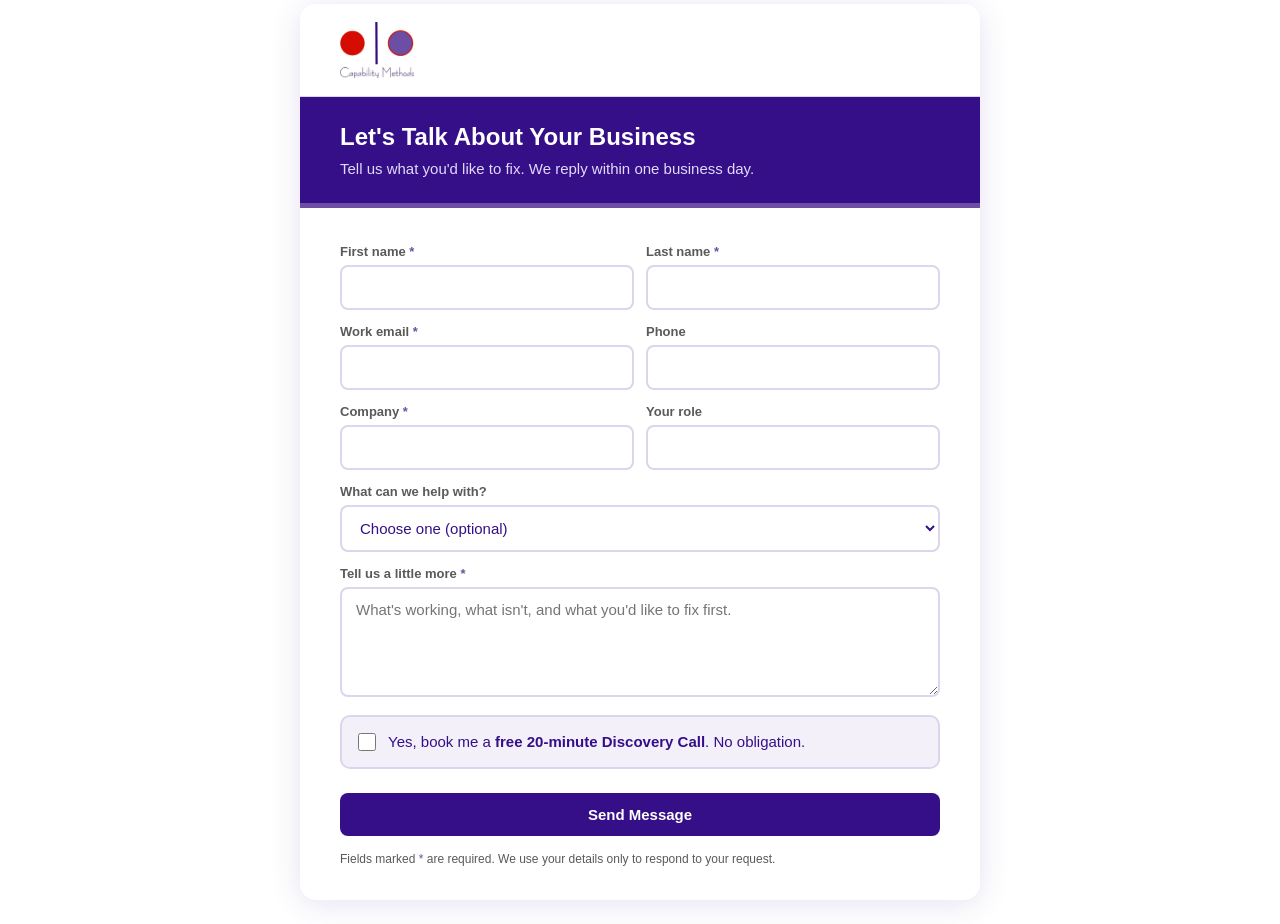
<file: assets/embeds/contact.html>
<!DOCTYPE html>
<html lang="en">
<head>
<meta charset="UTF-8">
<meta name="viewport" content="width=device-width, initial-scale=1.0">
<title>Contact | Capability Methods</title>
<style>
  *, *::before, *::after { box-sizing: border-box; margin: 0; padding: 0; }

  body {
    font-family: Arial, Helvetica, sans-serif;
    background: #F3F0FA;
    color: #350F88;
    min-height: 100vh;
    display: flex;
    align-items: center;
    justify-content: center;
    padding: 24px 16px;
  }

  .card {
    background: #ffffff;
    border-radius: 16px;
    box-shadow: 0 4px 32px rgba(53, 15, 136, 0.12);
    max-width: 680px;
    width: 100%;
    overflow: hidden;
  }

  .logo-strip {
    background: #ffffff;
    padding: 18px 40px;
    border-bottom: 1px solid #DCD5EE;
  }

  .logo-strip img {
    height: 56px;
    width: auto;
    display: block;
  }

  .card-header {
    background: #350F88;
    padding: 24px 40px 22px;
    color: #fff;
  }

  .card-header h1 {
    font-size: 24px;
    font-weight: 700;
    line-height: 1.3;
    margin-bottom: 6px;
  }

  .card-header p {
    font-size: 15px;
    color: #E3DAF8;
    line-height: 1.5;
  }

  .progress-bar-wrap {
    background: #DCD5EE;
    height: 5px;
  }

  .progress-bar {
    background: #6C4FA3;
    height: 5px;
    transition: width 0.3s ease;
  }

  .card-body {
    padding: 36px 40px 32px;
  }

  /* Welcome screen */
  .welcome-title {
    font-size: 22px;
    font-weight: 700;
    color: #350F88;
    margin-bottom: 12px;
  }

  .welcome-desc {
    font-size: 15px;
    color: #5A5A5A;
    line-height: 1.7;
    margin-bottom: 20px;
  }

  .meta-chips {
    display: flex;
    gap: 10px;
    flex-wrap: wrap;
    margin-bottom: 28px;
  }

  .chip {
    background: #F3F0FA;
    color: #350F88;
    font-size: 13px;
    font-weight: 500;
    padding: 6px 14px;
    border-radius: 20px;
  }

  /* Question screen */
  .dimension-label {
    font-size: 12px;
    font-weight: 700;
    letter-spacing: 0.08em;
    text-transform: uppercase;
    color: #6C4FA3;
    margin-bottom: 10px;
  }

  .question-text {
    font-size: 20px;
    font-weight: 700;
    color: #350F88;
    line-height: 1.4;
    margin-bottom: 24px;
  }

  .options {
    display: flex;
    flex-direction: column;
    gap: 10px;
    margin-bottom: 28px;
  }

  .option {
    display: flex;
    align-items: flex-start;
    gap: 14px;
    border: 2px solid #DCD5EE;
    border-radius: 10px;
    padding: 14px 16px;
    cursor: pointer;
    transition: border-color 0.15s, background 0.15s;
    text-align: left;
    background: #fff;
  }

  .option:hover {
    border-color: #350F88;
    background: #F3F0FA;
  }

  .option.selected {
    border-color: #350F88;
    background: #F3F0FA;
  }

  .option-dot {
    width: 20px;
    height: 20px;
    min-width: 20px;
    border-radius: 50%;
    border: 2px solid #CCCCCC;
    margin-top: 1px;
    transition: background 0.15s, border-color 0.15s;
    display: flex;
    align-items: center;
    justify-content: center;
  }

  .option.selected .option-dot {
    background: #350F88;
    border-color: #350F88;
  }

  .option.selected .option-dot::after {
    content: '';
    width: 6px;
    height: 6px;
    background: #fff;
    border-radius: 50%;
    display: block;
  }

  .option-text {
    font-size: 15px;
    color: #350F88;
    line-height: 1.5;
  }

  /* Navigation */
  .nav {
    display: flex;
    gap: 12px;
    align-items: center;
  }

  .btn {
    padding: 13px 28px;
    border-radius: 8px;
    font-size: 15px;
    font-weight: 600;
    cursor: pointer;
    border: none;
    transition: opacity 0.15s, transform 0.1s;
  }

  .btn:active { transform: scale(0.97); }

  .btn-primary {
    background: #350F88;
    color: #fff;
    flex: 1;
  }

  .btn-primary:hover { opacity: 0.88; }

  .btn-primary:disabled {
    opacity: 0.4;
    cursor: not-allowed;
    transform: none;
  }

  .btn-secondary {
    background: #F3F0FA;
    color: #350F88;
    padding: 13px 20px;
  }

  .btn-secondary:hover { background: #DCD5EE; }

  .btn-cta {
    background: #D41409;
    color: #fff;
    padding: 16px 32px;
    font-size: 16px;
    border-radius: 8px;
    display: inline-block;
    text-decoration: none;
    font-weight: 600;
    cursor: pointer;
    border: none;
    transition: opacity 0.15s;
  }

  .btn-cta:hover { opacity: 0.9; }

  /* Result screen */
  .result-badge {
    display: inline-flex;
    align-items: center;
    gap: 8px;
    background: #F3F0FA;
    border-radius: 24px;
    padding: 8px 18px;
    margin-bottom: 20px;
  }

  .result-badge .level-dot {
    width: 10px;
    height: 10px;
    border-radius: 50%;
  }

  .result-badge .level-name {
    font-size: 13px;
    font-weight: 700;
    letter-spacing: 0.05em;
    text-transform: uppercase;
    color: #350F88;
  }

  .result-score {
    font-size: 48px;
    font-weight: 800;
    color: #350F88;
    line-height: 1;
    margin-bottom: 4px;
  }

  .result-score-label {
    font-size: 13px;
    color: #5A5A5A;
    margin-bottom: 18px;
  }

  .result-desc {
    font-size: 16px;
    color: #5A5A5A;
    line-height: 1.7;
    margin-bottom: 24px;
  }

  .result-services {
    background: #F3F0FA;
    border-radius: 10px;
    padding: 18px 20px;
    margin-bottom: 28px;
  }

  .result-services-label {
    font-size: 12px;
    font-weight: 700;
    text-transform: uppercase;
    letter-spacing: 0.08em;
    color: #5A5A5A;
    margin-bottom: 10px;
  }

  .service-list {
    list-style: none;
    display: flex;
    flex-direction: column;
    gap: 8px;
  }

  .service-list li {
    display: flex;
    align-items: center;
    gap: 10px;
    font-size: 15px;
    font-weight: 600;
    color: #350F88;
  }

  .service-list li::before {
    content: '';
    display: block;
    width: 8px;
    height: 8px;
    min-width: 8px;
    background: #6C4FA3;
    border-radius: 50%;
  }

  .result-cta-wrap {
    display: flex;
    gap: 12px;
    flex-wrap: wrap;
    align-items: center;
  }

  .btn-retake {
    background: none;
    border: 2px solid #DCD5EE;
    color: #5A5A5A;
    padding: 14px 20px;
    border-radius: 8px;
    font-size: 14px;
    font-weight: 600;
    cursor: pointer;
    transition: border-color 0.15s;
  }

  .btn-retake:hover { border-color: #350F88; color: #350F88; }

  .q-counter {
    font-size: 13px;
    color: #5A5A5A;
    margin-left: auto;
  }

  /* Contact step (added: sends results to Salesforce) */
  .field-row { display: grid; grid-template-columns: 1fr 1fr; gap: 12px; }
  .field { margin-bottom: 14px; }
  .field label { display: block; font-size: 13px; font-weight: 600; color: #5A5A5A; margin-bottom: 6px; }
  .field input {
    width: 100%; padding: 12px 14px; border: 2px solid #DCD5EE; border-radius: 8px;
    font-size: 15px; font-family: inherit; color: #350F88;
  }
  .field input:focus { outline: none; border-color: #350F88; }
  .call-check {
    display: flex; gap: 12px; align-items: flex-start; background: #F3F0FA; border: 2px solid #DCD5EE;
    border-radius: 10px; padding: 14px 16px; margin: 6px 0 24px; cursor: pointer; font-size: 15px; line-height: 1.5;
  }
  .call-check input { width: 18px; height: 18px; margin-top: 2px; accent-color: #350F88; }
  .skip-link {
    display: block; margin-top: 16px; background: none; border: none; color: #5A5A5A;
    font-size: 14px; text-decoration: underline; cursor: pointer; font-family: inherit;
  }
  .form-error { color: #A70716; font-size: 14px; margin-bottom: 12px; }
  .fine-print { font-size: 12px; color: #5A5A5A; margin-top: 14px; line-height: 1.5; }
  .hp { position: absolute; left: -5000px; }
  .sent-note {
    background: #F3F0FA; border-radius: 10px; padding: 14px 18px; margin-bottom: 24px;
    font-size: 15px; color: #350F88; line-height: 1.5;
  }

  @media (max-width: 520px) {
    .logo-strip { padding: 14px 20px; }
    .card-header, .card-body { padding: 20px 20px; }
    .card-header h1 { font-size: 20px; }
    .question-text { font-size: 17px; }
    .result-score { font-size: 40px; }
    .btn-cta { width: 100%; text-align: center; }
    .field-row { grid-template-columns: 1fr; gap: 0; }
  }
</style>
<style>
  .field textarea, .field select {
    width: 100%; padding: 12px 14px; border: 2px solid #DCD5EE; border-radius: 8px;
    font-size: 15px; font-family: inherit; color: #350F88; background: #fff;
  }
  .field textarea { min-height: 110px; resize: vertical; }
  .field textarea:focus, .field select:focus { outline: none; border-color: #350F88; }
  .req { color: #6C4FA3; }
  .thanks-icon { width: 56px; height: 56px; border-radius: 50%; background: #F3F0FA; color: #6C4FA3;
    display: flex; align-items: center; justify-content: center; font-size: 30px; font-weight: 800; margin-bottom: 18px; }
  .next-steps { list-style: none; counter-reset: s; display: flex; flex-direction: column; gap: 10px; }
  .next-steps li { counter-increment: s; display: flex; gap: 12px; font-size: 15px; color: #350F88; line-height: 1.5; }
  .next-steps li::before { content: counter(s); min-width: 24px; height: 24px; border-radius: 50%; background: #350F88;
    color: #fff; font-size: 13px; font-weight: 700; display: flex; align-items: center; justify-content: center; }
</style>
<style id="cm-fit">html,body{min-height:0 !important;background:transparent !important}body{align-items:flex-start !important;padding:4px 0 24px !important}</style>
</head>
<body>

<div class="card" id="app">
  <!-- Dynamically rendered by JS -->
</div>

<script>
// Salesforce Web-to-Lead (Capability Methods LLC org). Regenerate with build/contact_form.py.
const SALESFORCE = {
  "endpoint": "https://webto.salesforce.com/servlet/servlet.WebToLead?encoding=UTF-8&orgId=00DDo000001DALGMA4",
  "oid": "00DDo000001DALGMA4",
  "fields": {
    "callRequested": "00NDo00000ExPzl"
  }
};
const TOPICS = ["Salesforce CRM implementation", "Operations consulting / process improvement", "Fractional COO", "AI advisory or AI readiness", "AI engineering enablement", "Salesforce managed services (admin support)", "Something else"];

const LOGO_HTML = `<div class="logo-strip"><img src="../img/logo.png" alt="Capability Methods" onerror="this.parentElement.style.display='none'"></div>`;

let sent = false;
let contact = { first: "", last: "", email: "", company: "", phone: "", title: "", topic: "", message: "", call: false };

function esc(s) {
  return String(s).replace(/[&<>"']/g, c => ({ '&': '&amp;', '<': '&lt;', '>': '&gt;', '"': '&quot;', "'": '&#39;' }[c]));
}

function render() {
  const app = document.getElementById('app');
  sent ? renderThanks(app) : renderForm(app);
}

function renderForm(app) {
  const topicOptions = TOPICS.map(t => `<option ${contact.topic === t ? 'selected' : ''}>${esc(t)}</option>`).join('');
  app.innerHTML = `
    ${LOGO_HTML}
    <div class="card-header">
      <h1>Let's Talk About Your Business</h1>
      <p>Tell us what you'd like to fix. We reply within one business day.</p>
    </div>
    <div class="progress-bar-wrap"><div class="progress-bar" style="width:100%"></div></div>
    <div class="card-body">
      <form id="contact-form" onsubmit="return submitContact(event)" novalidate>
        <div class="hp" aria-hidden="true"><input type="text" id="hp" tabindex="-1" autocomplete="off"></div>
        <div class="field-row">
          <div class="field"><label for="first">First name <span class="req">*</span></label><input id="first" maxlength="40" required value="${esc(contact.first)}"></div>
          <div class="field"><label for="last">Last name <span class="req">*</span></label><input id="last" maxlength="80" required value="${esc(contact.last)}"></div>
        </div>
        <div class="field-row">
          <div class="field"><label for="email">Work email <span class="req">*</span></label><input id="email" type="email" maxlength="80" required value="${esc(contact.email)}"></div>
          <div class="field"><label for="phone">Phone</label><input id="phone" type="tel" maxlength="40" value="${esc(contact.phone)}"></div>
        </div>
        <div class="field-row">
          <div class="field"><label for="company">Company <span class="req">*</span></label><input id="company" maxlength="40" required value="${esc(contact.company)}"></div>
          <div class="field"><label for="title">Your role</label><input id="title" maxlength="40" value="${esc(contact.title)}"></div>
        </div>
        <div class="field"><label for="topic">What can we help with?</label>
          <select id="topic"><option value="">Choose one (optional)</option>${topicOptions}</select></div>
        <div class="field"><label for="message">Tell us a little more <span class="req">*</span></label>
          <textarea id="message" maxlength="2000" required placeholder="What's working, what isn't, and what you'd like to fix first.">${esc(contact.message)}</textarea></div>
        <label class="call-check"><input type="checkbox" id="call" ${contact.call ? 'checked' : ''}>
          <span>Yes, book me a <strong>free 20-minute Discovery Call</strong>. No obligation.</span></label>
        <div class="form-error" id="form-error" role="alert"></div>
        <div class="nav">
          <button type="submit" class="btn btn-primary" id="send-btn">Send Message</button>
        </div>
        <div class="fine-print">Fields marked <span class="req">*</span> are required. We use your details only to respond to your request.</div>
      </form>
    </div>
  `;
}

function renderThanks(app) {
  const steps = contact.call
    ? ['We review your message.', 'We contact you within one business day to book your free 20-minute Discovery Call.',
       'On the call we look at what is costing you the most, and the fastest way to fix it.']
    : ['We review your message.', 'We reply within one business day.',
       'If it helps, we suggest a free 20-minute Discovery Call to talk it through.'];
  app.innerHTML = `
    ${LOGO_HTML}
    <div class="card-header">
      <h1>Message Received</h1>
      <p>Thank you for reaching out to Capability Methods.</p>
    </div>
    <div class="progress-bar-wrap"><div class="progress-bar" style="width:100%"></div></div>
    <div class="card-body">
      <div class="thanks-icon">&#10003;</div>
      <div class="welcome-title">Thanks, ${esc(contact.first)}!</div>
      <div class="result-desc">We've received your message about ${esc(contact.company)}. Here's what happens next:</div>
      <div class="result-services">
        <div class="result-services-label">Next steps</div>
        <ol class="next-steps">${steps.map(s => `<li>${s}</li>`).join('')}</ol>
      </div>
      <div class="result-cta-wrap">
        <button class="btn-retake" onclick="resetForm()">Send another message</button>
      </div>
    </div>
  `;
}

function submitContact(e) {
  e.preventDefault();
  const form = document.getElementById('contact-form');
  const err = document.getElementById('form-error');
  const v = id => document.getElementById(id).value.trim();
  contact = { first: v('first'), last: v('last'), email: v('email'), company: v('company'), phone: v('phone'),
              title: v('title'), topic: v('topic'), message: v('message'), call: document.getElementById('call').checked };
  if (document.getElementById('hp').value) { sent = true; render(); return false; }  // bot: pretend success, send nothing
  if (!form.checkValidity()) {
    err.textContent = 'Please fill in your name, a valid email, your company and a short message.';
    form.reportValidity();
    return false;
  }

  const description = (contact.topic ? 'Interested in: ' + contact.topic + '\n\n' : '') + contact.message;
  const data = new URLSearchParams({
    oid: SALESFORCE.oid, lead_source: 'Website Contact Form',
    first_name: contact.first, last_name: contact.last, email: contact.email, company: contact.company,
    phone: contact.phone, title: contact.title, description: description
  });
  if (contact.call) data.append(SALESFORCE.fields.callRequested, '1');

  const btn = document.getElementById('send-btn');
  btn.disabled = true; btn.textContent = 'Sending...';
  fetch(SALESFORCE.endpoint, { method: 'POST', mode: 'no-cors', body: data })
    .then(() => { sent = true; render(); })
    .catch(() => {
      btn.disabled = false; btn.innerHTML = 'Send Message';
      err.textContent = 'Sorry, something went wrong. Please try again or email info@capabilitymethods.com.';
    });
  return false;
}

function resetForm() {
  sent = false;
  contact = { first: "", last: "", email: "", company: "", phone: "", title: "", topic: "", message: "", call: false };
  render();
}

render();
</script>
<script id="cm-height">
(function () {
  function send() { var bd = document.body, cs = getComputedStyle(bd); var h = Math.ceil(bd.getBoundingClientRect().height + parseFloat(cs.marginTop) + parseFloat(cs.marginBottom)); parent.postMessage({cmEmbedHeight: h, src: location.pathname.split('/').pop()}, '*'); }
  window.addEventListener('load', send); window.addEventListener('resize', send);
  new MutationObserver(send).observe(document.documentElement, {subtree: true, childList: true, attributes: true, characterData: true});
  setInterval(send, 1000);
})();
</script>
</body>
</html>
</file>
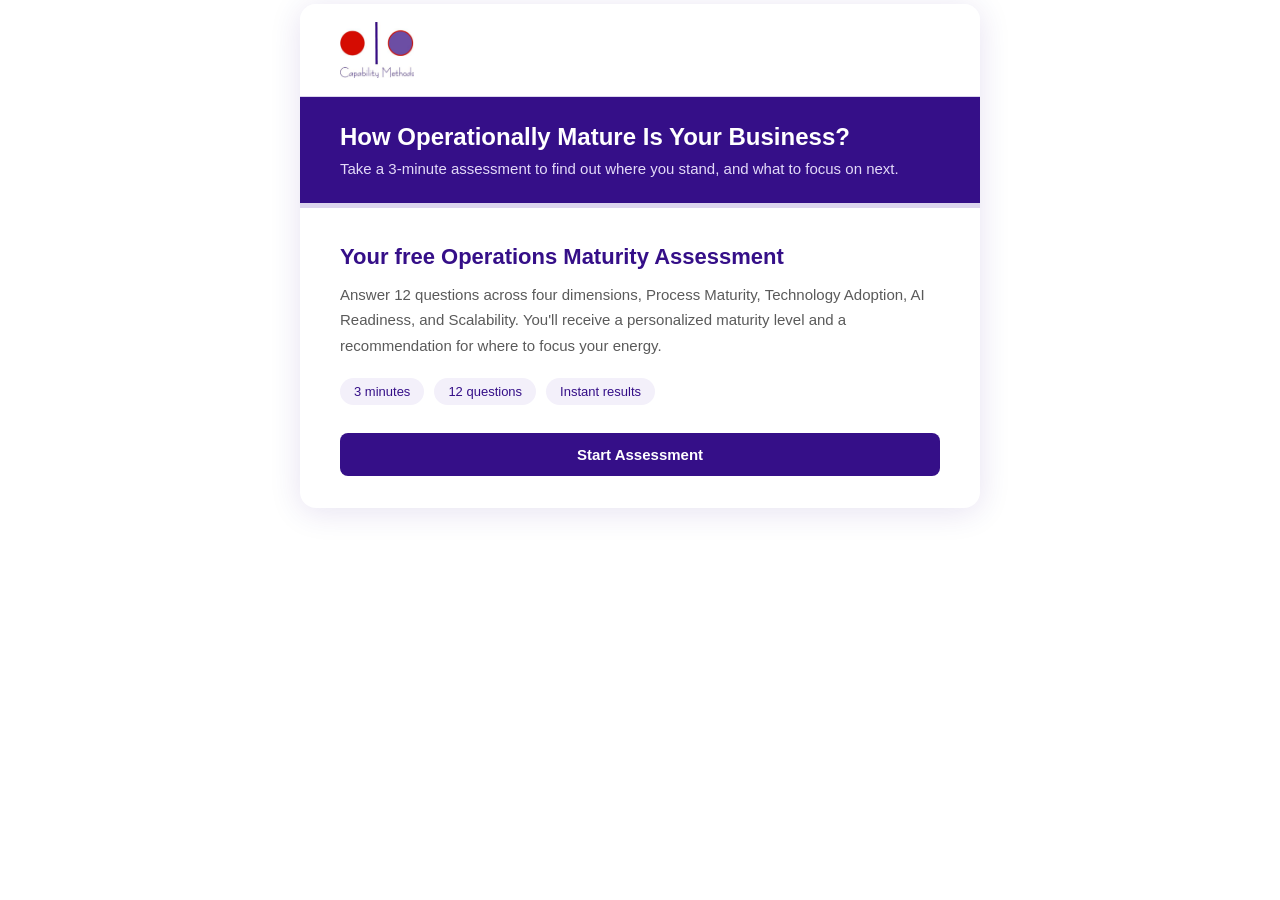
<file: assets/embeds/ops-assessment.html>
<!DOCTYPE html>
<html lang="en">
<head>
<meta charset="UTF-8">
<meta name="viewport" content="width=device-width, initial-scale=1.0">
<title>Operations Maturity Assessment | Capability Methods</title>
<style>
  *, *::before, *::after { box-sizing: border-box; margin: 0; padding: 0; }

  body {
    font-family: Arial, Helvetica, sans-serif;
    background: #F3F0FA;
    color: #350F88;
    min-height: 100vh;
    display: flex;
    align-items: center;
    justify-content: center;
    padding: 24px 16px;
  }

  .card {
    background: #ffffff;
    border-radius: 16px;
    box-shadow: 0 4px 32px rgba(53, 15, 136, 0.12);
    max-width: 680px;
    width: 100%;
    overflow: hidden;
  }

  .logo-strip {
    background: #ffffff;
    padding: 18px 40px;
    border-bottom: 1px solid #DCD5EE;
  }

  .logo-strip img {
    height: 56px;
    width: auto;
    display: block;
  }

  .card-header {
    background: #350F88;
    padding: 24px 40px 22px;
    color: #fff;
  }

  .card-header h1 {
    font-size: 24px;
    font-weight: 700;
    line-height: 1.3;
    margin-bottom: 6px;
  }

  .card-header p {
    font-size: 15px;
    color: #E3DAF8;
    line-height: 1.5;
  }

  .progress-bar-wrap {
    background: #DCD5EE;
    height: 5px;
  }

  .progress-bar {
    background: #6C4FA3;
    height: 5px;
    transition: width 0.3s ease;
  }

  .card-body {
    padding: 36px 40px 32px;
  }

  /* Welcome screen */
  .welcome-title {
    font-size: 22px;
    font-weight: 700;
    color: #350F88;
    margin-bottom: 12px;
  }

  .welcome-desc {
    font-size: 15px;
    color: #5A5A5A;
    line-height: 1.7;
    margin-bottom: 20px;
  }

  .meta-chips {
    display: flex;
    gap: 10px;
    flex-wrap: wrap;
    margin-bottom: 28px;
  }

  .chip {
    background: #F3F0FA;
    color: #350F88;
    font-size: 13px;
    font-weight: 500;
    padding: 6px 14px;
    border-radius: 20px;
  }

  /* Question screen */
  .dimension-label {
    font-size: 12px;
    font-weight: 700;
    letter-spacing: 0.08em;
    text-transform: uppercase;
    color: #6C4FA3;
    margin-bottom: 10px;
  }

  .question-text {
    font-size: 20px;
    font-weight: 700;
    color: #350F88;
    line-height: 1.4;
    margin-bottom: 24px;
  }

  .options {
    display: flex;
    flex-direction: column;
    gap: 10px;
    margin-bottom: 28px;
  }

  .option {
    display: flex;
    align-items: flex-start;
    gap: 14px;
    border: 2px solid #DCD5EE;
    border-radius: 10px;
    padding: 14px 16px;
    cursor: pointer;
    transition: border-color 0.15s, background 0.15s;
    text-align: left;
    background: #fff;
  }

  .option:hover {
    border-color: #350F88;
    background: #F3F0FA;
  }

  .option.selected {
    border-color: #350F88;
    background: #F3F0FA;
  }

  .option-dot {
    width: 20px;
    height: 20px;
    min-width: 20px;
    border-radius: 50%;
    border: 2px solid #CCCCCC;
    margin-top: 1px;
    transition: background 0.15s, border-color 0.15s;
    display: flex;
    align-items: center;
    justify-content: center;
  }

  .option.selected .option-dot {
    background: #350F88;
    border-color: #350F88;
  }

  .option.selected .option-dot::after {
    content: '';
    width: 6px;
    height: 6px;
    background: #fff;
    border-radius: 50%;
    display: block;
  }

  .option-text {
    font-size: 15px;
    color: #350F88;
    line-height: 1.5;
  }

  /* Navigation */
  .nav {
    display: flex;
    gap: 12px;
    align-items: center;
  }

  .btn {
    padding: 13px 28px;
    border-radius: 8px;
    font-size: 15px;
    font-weight: 600;
    cursor: pointer;
    border: none;
    transition: opacity 0.15s, transform 0.1s;
  }

  .btn:active { transform: scale(0.97); }

  .btn-primary {
    background: #350F88;
    color: #fff;
    flex: 1;
  }

  .btn-primary:hover { opacity: 0.88; }

  .btn-primary:disabled {
    opacity: 0.4;
    cursor: not-allowed;
    transform: none;
  }

  .btn-secondary {
    background: #F3F0FA;
    color: #350F88;
    padding: 13px 20px;
  }

  .btn-secondary:hover { background: #DCD5EE; }

  .btn-cta {
    background: #D41409;
    color: #fff;
    padding: 16px 32px;
    font-size: 16px;
    border-radius: 8px;
    display: inline-block;
    text-decoration: none;
    font-weight: 600;
    cursor: pointer;
    border: none;
    transition: opacity 0.15s;
  }

  .btn-cta:hover { opacity: 0.9; }

  /* Result screen */
  .result-badge {
    display: inline-flex;
    align-items: center;
    gap: 8px;
    background: #F3F0FA;
    border-radius: 24px;
    padding: 8px 18px;
    margin-bottom: 20px;
  }

  .result-badge .level-dot {
    width: 10px;
    height: 10px;
    border-radius: 50%;
  }

  .result-badge .level-name {
    font-size: 13px;
    font-weight: 700;
    letter-spacing: 0.05em;
    text-transform: uppercase;
    color: #350F88;
  }

  .result-score {
    font-size: 48px;
    font-weight: 800;
    color: #350F88;
    line-height: 1;
    margin-bottom: 4px;
  }

  .result-score-label {
    font-size: 13px;
    color: #5A5A5A;
    margin-bottom: 18px;
  }

  .result-desc {
    font-size: 16px;
    color: #5A5A5A;
    line-height: 1.7;
    margin-bottom: 24px;
  }

  .result-services {
    background: #F3F0FA;
    border-radius: 10px;
    padding: 18px 20px;
    margin-bottom: 28px;
  }

  .result-services-label {
    font-size: 12px;
    font-weight: 700;
    text-transform: uppercase;
    letter-spacing: 0.08em;
    color: #5A5A5A;
    margin-bottom: 10px;
  }

  .service-list {
    list-style: none;
    display: flex;
    flex-direction: column;
    gap: 8px;
  }

  .service-list li {
    display: flex;
    align-items: center;
    gap: 10px;
    font-size: 15px;
    font-weight: 600;
    color: #350F88;
  }

  .service-list li::before {
    content: '';
    display: block;
    width: 8px;
    height: 8px;
    min-width: 8px;
    background: #6C4FA3;
    border-radius: 50%;
  }

  .result-cta-wrap {
    display: flex;
    gap: 12px;
    flex-wrap: wrap;
    align-items: center;
  }

  .btn-retake {
    background: none;
    border: 2px solid #DCD5EE;
    color: #5A5A5A;
    padding: 14px 20px;
    border-radius: 8px;
    font-size: 14px;
    font-weight: 600;
    cursor: pointer;
    transition: border-color 0.15s;
  }

  .btn-retake:hover { border-color: #350F88; color: #350F88; }

  .q-counter {
    font-size: 13px;
    color: #5A5A5A;
    margin-left: auto;
  }

  /* Contact step (added: sends results to Salesforce) */
  .field-row { display: grid; grid-template-columns: 1fr 1fr; gap: 12px; }
  .field { margin-bottom: 14px; }
  .field label { display: block; font-size: 13px; font-weight: 600; color: #5A5A5A; margin-bottom: 6px; }
  .field input {
    width: 100%; padding: 12px 14px; border: 2px solid #DCD5EE; border-radius: 8px;
    font-size: 15px; font-family: inherit; color: #350F88;
  }
  .field input:focus { outline: none; border-color: #350F88; }
  .call-check {
    display: flex; gap: 12px; align-items: flex-start; background: #F3F0FA; border: 2px solid #DCD5EE;
    border-radius: 10px; padding: 14px 16px; margin: 6px 0 24px; cursor: pointer; font-size: 15px; line-height: 1.5;
  }
  .call-check input { width: 18px; height: 18px; margin-top: 2px; accent-color: #350F88; }
  .skip-link {
    display: block; margin-top: 16px; background: none; border: none; color: #5A5A5A;
    font-size: 14px; text-decoration: underline; cursor: pointer; font-family: inherit;
  }
  .form-error { color: #A70716; font-size: 14px; margin-bottom: 12px; }
  .fine-print { font-size: 12px; color: #5A5A5A; margin-top: 14px; line-height: 1.5; }
  .hp { position: absolute; left: -5000px; }
  .sent-note {
    background: #F3F0FA; border-radius: 10px; padding: 14px 18px; margin-bottom: 24px;
    font-size: 15px; color: #350F88; line-height: 1.5;
  }

  @media (max-width: 520px) {
    .logo-strip { padding: 14px 20px; }
    .card-header, .card-body { padding: 20px 20px; }
    .card-header h1 { font-size: 20px; }
    .question-text { font-size: 17px; }
    .result-score { font-size: 40px; }
    .btn-cta { width: 100%; text-align: center; }
    .field-row { grid-template-columns: 1fr; gap: 0; }
  }
</style>
<style id="cm-fit">html,body{min-height:0 !important;background:transparent !important}body{align-items:flex-start !important;padding:4px 0 24px !important}</style>
</head>
<body>

<div class="card" id="app">
  <!-- Dynamically rendered by JS -->
</div>

<script>
// Salesforce Web-to-Lead (Capability Methods LLC org). Field IDs are org-specific; regenerate with build/ops_assessment.py.
const SALESFORCE = {
  endpoint: "https://webto.salesforce.com/servlet/servlet.WebToLead?encoding=UTF-8&orgId=00DDo000001DALGMA4",
  oid: "00DDo000001DALGMA4",
  fields: {
    process: "00NDo00000ExQ0d",
    technology: "00NDo00000ExQ0f",
    aiData: "00NDo00000ExQ0c",
    scalability: "00NDo00000ExQ0e",
    answers: "00NDo00000ExQ0g",
    date: "00NDo00000ExQ0h",
    callRequested: "00NDo00000ExPzl"
  }
};

const LOGO_HTML = `<div class="logo-strip"><img src="../img/logo.png" alt="Capability Methods" onerror="this.parentElement.style.display='none'"></div>`;

const QUESTIONS = [
  // Dimension 1: Process Maturity
  {
    dimension: "Process Maturity",
    text: "How are your core business processes documented?",
    options: [
      "They exist mostly in people's heads, not written down anywhere.",
      "Some key steps are documented informally, but it's inconsistent.",
      "Most processes are documented and shared, though not always followed.",
      "Processes are fully documented, version-controlled, and regularly reviewed."
    ]
  },
  {
    dimension: "Process Maturity",
    text: "When a process breaks down or causes a problem, how does your team respond?",
    options: [
      "It's mostly reactive, we fix the immediate issue and move on.",
      "Someone investigates the cause, but there's no formal process for it.",
      "We typically document what went wrong and make adjustments.",
      "We follow a structured root-cause analysis and update our processes accordingly."
    ]
  },
  {
    dimension: "Process Maturity",
    text: "How frequently are your operational processes reviewed and improved?",
    options: [
      "Rarely or never, we use the same approach unless something breaks.",
      "Occasionally, usually when a pain point becomes too big to ignore.",
      "Annually or when we hit a growth milestone.",
      "On a regular cadence (quarterly or more often) with clear ownership."
    ]
  },
  // Dimension 2: CRM & Technology
  {
    dimension: "CRM & Technology Adoption",
    text: "How do you currently manage customer relationships and your sales pipeline?",
    options: [
      "Spreadsheets, email threads, or nothing consistent.",
      "We use a basic CRM but only a fraction of the team uses it regularly.",
      "We have a CRM in place and most of the team logs activity in it.",
      "Our CRM is the single source of truth, fully adopted and automated."
    ]
  },
  {
    dimension: "CRM & Technology Adoption",
    text: "How well integrated are your core business tools (CRM, invoicing, support, marketing, etc.)?",
    options: [
      "They're siloed, we manually copy data between systems.",
      "A few systems are connected but most are separate.",
      "Many tools are integrated; some manual steps still remain.",
      "Our stack is fully integrated, data flows automatically across systems."
    ]
  },
  {
    dimension: "CRM & Technology Adoption",
    text: "How effectively is your team actually using the technology you've invested in?",
    options: [
      "Most tools are underused, people default to email and spreadsheets.",
      "Adoption is mixed, some team members use tools well, others don't.",
      "Most people use the tools, though not always at their full potential.",
      "High adoption across the board; we actively train and optimize usage."
    ]
  },
  // Dimension 3: AI & Data Readiness
  {
    dimension: "AI & Data Readiness",
    text: "How do you use data to make business decisions?",
    options: [
      "Decisions are mostly based on gut feel and experience.",
      "We look at data occasionally but don't have a consistent process.",
      "We have dashboards and use data regularly, though not systematically.",
      "Data drives our decisions, we have clear KPIs, reports, and regular reviews."
    ]
  },
  {
    dimension: "AI & Data Readiness",
    text: "What level of automation or AI does your business currently use?",
    options: [
      "Little to none, most tasks are done manually.",
      "We use basic automation (email sequences, simple workflows) in one or two areas.",
      "Several workflows are automated; we're beginning to explore AI tools.",
      "AI and automation are embedded across operations, customer management, or delivery."
    ]
  },
  {
    dimension: "AI & Data Readiness",
    text: "How would you describe the state of your business data?",
    options: [
      "It's scattered, duplicated, or hard to access when needed.",
      "It's in multiple places and sometimes inconsistent.",
      "Mostly clean and organized, though some gaps exist.",
      "Centralized, clean, and readily available for analysis or automation."
    ]
  },
  // Dimension 4: Operational Scalability
  {
    dimension: "Operational Scalability",
    text: "How well can your operations scale without requiring significant new headcount?",
    options: [
      "Every new client or project requires adding people.",
      "Some capacity to scale, but we hit bottlenecks quickly.",
      "We can handle moderate growth; major scaling still requires hiring.",
      "Our operations are designed to scale, systems and automation carry the load."
    ]
  },
  {
    dimension: "Operational Scalability",
    text: "How much of leadership's time is spent on operational tasks vs. strategic work?",
    options: [
      "Leadership is consumed by day-to-day operations, little time for strategy.",
      "A significant portion of leadership time is reactive and operational.",
      "Leadership is mostly in a strategic role, with some operational involvement.",
      "Leadership focuses on strategy; operations run largely independently."
    ]
  },
  {
    dimension: "Operational Scalability",
    text: "How quickly and smoothly can you onboard a new client or expand your service delivery?",
    options: [
      "It's chaotic, we recreate the process almost every time.",
      "We have some standard steps but it still takes significant effort.",
      "We have a playbook; onboarding is predictable with minor friction.",
      "Onboarding is systematized, fast, and consistently excellent."
    ]
  }
];

const RESULTS = [
  {
    min: 12, max: 22,
    level: "Emerging",
    color: "#D41409",
    description: "Your operations are largely manual and reactive. Processes are inconsistent, technology is underutilized, and growth creates friction. The good news: there's significant opportunity for improvement, and the right interventions now will build a foundation that scales.",
    services: ["Fractional COO", "Digital Operational Excellence"]
  },
  {
    min: 23, max: 33,
    level: "Developing",
    color: "#7030A0",
    description: "You have the building blocks in place but they aren't fully connected or consistently used. With the right systems and structure, you can eliminate the recurring bottlenecks and position your business for sustainable growth.",
    services: ["Operations Modernization (CRM)", "Digital Operational Excellence"]
  },
  {
    min: 34, max: 44,
    level: "Optimizing",
    color: "#6C4FA3",
    description: "Your operations are solid and you're running efficiently. The next step is harnessing data and AI to move from optimization to transformation, reducing manual effort further and unlocking insights that drive better decisions.",
    services: ["AI Advisory & Consultancy", "Operations Modernization"]
  },
  {
    min: 45, max: 48,
    level: "Leading",
    color: "#350F88",
    description: "You're operating at a high level, your processes, technology, and data foundations are strong. Now is the time to leverage agentic AI and deep automation to create a genuine competitive advantage and scale without limits.",
    services: ["Agentic AI-Based Transformation"]
  }
];

const CONTACT_STEP = QUESTIONS.length;      // after the last question
const RESULT_STEP = QUESTIONS.length + 1;

let currentStep = -1; // -1 = welcome
let answers = new Array(QUESTIONS.length).fill(null);
let contact = { first: "", last: "", email: "", company: "", phone: "", call: false };
let sent = false;

function getResult(score) {
  return RESULTS.find(r => score >= r.min && score <= r.max) || RESULTS[RESULTS.length - 1];
}

function esc(s) {
  return String(s).replace(/[&<>"']/g, c => ({ '&': '&amp;', '<': '&lt;', '>': '&gt;', '"': '&quot;', "'": '&#39;' }[c]));
}

function render() {
  const app = document.getElementById('app');
  if (currentStep === -1) {
    renderWelcome(app);
  } else if (currentStep < QUESTIONS.length) {
    renderQuestion(app, currentStep);
  } else if (currentStep === CONTACT_STEP) {
    renderContact(app);
  } else {
    renderResult(app);
  }
}

function renderWelcome(app) {
  app.innerHTML = `
    ${LOGO_HTML}
    <div class="card-header">
      <h1>How Operationally Mature Is Your Business?</h1>
      <p>Take a 3-minute assessment to find out where you stand, and what to focus on next.</p>
    </div>
    <div class="progress-bar-wrap"><div class="progress-bar" style="width:0%"></div></div>
    <div class="card-body">
      <div class="welcome-title">Your free Operations Maturity Assessment</div>
      <div class="welcome-desc">
        Answer 12 questions across four dimensions, Process Maturity, Technology Adoption, AI Readiness, and Scalability. You'll receive a personalized maturity level and a recommendation for where to focus your energy.
      </div>
      <div class="meta-chips">
        <span class="chip">3 minutes</span>
        <span class="chip">12 questions</span>
        <span class="chip">Instant results</span>
      </div>
      <div class="nav">
        <button class="btn btn-primary" onclick="startAssessment()">Start Assessment</button>
      </div>
    </div>
  `;
}

function renderQuestion(app, index) {
  const q = QUESTIONS[index];
  const progress = Math.round((index / QUESTIONS.length) * 100);
  const selected = answers[index];

  const optionsHTML = q.options.map((opt, i) => `
    <button class="option ${selected === i + 1 ? 'selected' : ''}" onclick="selectAnswer(${i + 1})">
      <span class="option-dot"></span>
      <span class="option-text">${opt}</span>
    </button>
  `).join('');

  app.innerHTML = `
    ${LOGO_HTML}
    <div class="card-header">
      <h1>Operations Maturity Assessment</h1>
    </div>
    <div class="progress-bar-wrap"><div class="progress-bar" style="width:${progress}%"></div></div>
    <div class="card-body">
      <div class="dimension-label">${q.dimension}</div>
      <div class="question-text">${q.text}</div>
      <div class="options">${optionsHTML}</div>
      <div class="nav">
        ${index > 0 ? `<button class="btn btn-secondary" onclick="prevQuestion()"></button>` : ''}
        <button class="btn btn-primary" onclick="nextQuestion()" ${selected === null ? 'disabled' : ''}>
          ${index < QUESTIONS.length - 1 ? 'Next' : 'Continue'}
        </button>
        <span class="q-counter">${index + 1} / ${QUESTIONS.length}</span>
      </div>
    </div>
  `;
}

function renderContact(app) {
  app.innerHTML = `
    ${LOGO_HTML}
    <div class="card-header">
      <h1>Your results are ready</h1>
      <p>Tell us where to send a copy, or skip straight to your score.</p>
    </div>
    <div class="progress-bar-wrap"><div class="progress-bar" style="width:100%"></div></div>
    <div class="card-body">
      <form id="contact-form" onsubmit="return submitContact(event)" novalidate>
        <div class="hp" aria-hidden="true"><input type="text" id="hp" tabindex="-1" autocomplete="off"></div>
        <div class="field-row">
          <div class="field"><label for="first">First name</label><input id="first" maxlength="40" required value="${esc(contact.first)}"></div>
          <div class="field"><label for="last">Last name</label><input id="last" maxlength="80" required value="${esc(contact.last)}"></div>
        </div>
        <div class="field-row">
          <div class="field"><label for="email">Work email</label><input id="email" type="email" maxlength="80" required value="${esc(contact.email)}"></div>
          <div class="field"><label for="company">Company</label><input id="company" maxlength="40" required value="${esc(contact.company)}"></div>
        </div>
        <div class="field"><label for="phone">Phone (optional)</label><input id="phone" type="tel" maxlength="40" value="${esc(contact.phone)}"></div>
        <label class="call-check"><input type="checkbox" id="call" ${contact.call ? 'checked' : ''}>
          <span>Yes, book me a <strong>free 20-minute Discovery Call</strong> to talk through my results. No obligation.</span></label>
        <div class="form-error" id="form-error" role="alert"></div>
        <div class="nav">
          <button type="button" class="btn btn-secondary" onclick="prevQuestion()"></button>
          <button type="submit" class="btn btn-primary" id="send-btn">See My Results</button>
        </div>
        <button type="button" class="skip-link" onclick="skipContact()">Skip, just show my results</button>
        <div class="fine-print">We use your details only to send your results and follow up if you ask us to.</div>
      </form>
    </div>
  `;
}

function dimensionScores() {
  const sum = (a, b) => answers.slice(a, b).reduce((s, v) => s + (v || 0), 0);
  return { process: sum(0, 3), technology: sum(3, 6), aiData: sum(6, 9), scalability: sum(9, 12) };
}

function submitContact(e) {
  e.preventDefault();
  const form = document.getElementById('contact-form');
  const err = document.getElementById('form-error');
  const v = id => document.getElementById(id).value.trim();
  contact = { first: v('first'), last: v('last'), email: v('email'), company: v('company'), phone: v('phone'),
              call: document.getElementById('call').checked };
  if (document.getElementById('hp').value) { currentStep = RESULT_STEP; render(); return false; }  // bot: show result, send nothing
  if (!form.checkValidity()) { err.textContent = 'Please fill in your name, a valid email and your company, or use "Skip" below.'; form.reportValidity(); return false; }

  const d = new Date(), dims = dimensionScores(), f = SALESFORCE.fields;
  const data = new URLSearchParams({
    oid: SALESFORCE.oid, lead_source: 'Operations Maturity Assessment',
    first_name: contact.first, last_name: contact.last, email: contact.email, company: contact.company, phone: contact.phone,
    [f.process]: dims.process, [f.technology]: dims.technology, [f.aiData]: dims.aiData, [f.scalability]: dims.scalability,
    [f.answers]: answers.join(','), [f.date]: (d.getMonth() + 1) + '/' + d.getDate() + '/' + d.getFullYear()
  });
  if (contact.call) data.append(f.callRequested, '1');

  const btn = document.getElementById('send-btn');
  btn.disabled = true; btn.textContent = 'Sending...';
  // Show the result whatever happens; the visitor should never be blocked by a network problem.
  fetch(SALESFORCE.endpoint, { method: 'POST', mode: 'no-cors', body: data })
    .then(() => { sent = true; })
    .catch(() => { sent = false; })
    .finally(() => { currentStep = RESULT_STEP; render(); });
  return false;
}

function skipContact() {
  sent = false;
  currentStep = RESULT_STEP;
  render();
}

function renderResult(app) {
  const score = answers.reduce((sum, val) => sum + (val || 0), 0);
  const result = getResult(score);
  const servicesHTML = result.services.map(s => `<li>${s}</li>`).join('');
  const note = sent
    ? `<div class="sent-note">Thanks, ${esc(contact.first)}. We've received your results${contact.call ? ' and will contact you within one business day to book your Discovery Call' : ''}.</div>`
    : '';
  const cta = sent && contact.call
    ? ''
    : `<a href="mailto:info@capabilitymethods.com?subject=Operations%20Maturity%20Assessment%20-%20${encodeURIComponent(result.level)}" class="btn-cta">Book a Free Consultation</a>`;

  app.innerHTML = `
    ${LOGO_HTML}
    <div class="card-header">
      <h1>Your Assessment Results</h1>
      <p>Here's where your operations stand today.</p>
    </div>
    <div class="progress-bar-wrap"><div class="progress-bar" style="width:100%"></div></div>
    <div class="card-body">
      ${note}
      <div class="result-badge">
        <span class="level-dot" style="background:${result.color}"></span>
        <span class="level-name">${result.level}</span>
      </div>
      <div class="result-score">${score}<span style="font-size:24px;font-weight:500;color:#5A5A5A"> / 48</span></div>
      <div class="result-score-label">Your maturity score</div>
      <div class="result-desc">${result.description}</div>
      <div class="result-services">
        <div class="result-services-label">Recommended focus areas</div>
        <ul class="service-list">${servicesHTML}</ul>
      </div>
      <div class="result-cta-wrap">
        ${cta}
        <button class="btn-retake" onclick="retake()">Retake Assessment</button>
      </div>
    </div>
  `;
}

function startAssessment() {
  currentStep = 0;
  render();
}

function selectAnswer(value) {
  answers[currentStep] = value;
  render();
}

function nextQuestion() {
  if (answers[currentStep] === null) return;
  currentStep++;
  render();
}

function prevQuestion() {
  if (currentStep > 0) {
    currentStep--;
    render();
  }
}

function retake() {
  currentStep = -1;
  answers = new Array(QUESTIONS.length).fill(null);
  sent = false;
  render();
}

render();
</script>
<script id="cm-height">
(function () {
  function send() { var bd = document.body, cs = getComputedStyle(bd); var h = Math.ceil(bd.getBoundingClientRect().height + parseFloat(cs.marginTop) + parseFloat(cs.marginBottom)); parent.postMessage({cmEmbedHeight: h, src: location.pathname.split('/').pop()}, '*'); }
  window.addEventListener('load', send); window.addEventListener('resize', send);
  new MutationObserver(send).observe(document.documentElement, {subtree: true, childList: true, attributes: true, characterData: true});
  setInterval(send, 1000);
})();
</script>
</body>
</html>
</file>
<file: assets/site.css>
/* Produced by the Web/Cloud chat (card W-7). CMLLC brand: same tokens as services.capabilitymethods.com. */
:root{--indigo:#350F88;--purple:#6C4FA3;--red:#D41409;--ink:#262626;--ink2:#5A5A5A;--line:#DCD5EE;--tint:#F3F0FA;--font:Arial,Helvetica,sans-serif}
*{box-sizing:border-box;margin:0;padding:0}
html{scroll-behavior:smooth}
body{font-family:var(--font);color:var(--ink);background:#fff;line-height:1.6;font-size:17px;color-scheme:light}
img{max-width:100%;height:auto;display:block}
.wrap{max-width:1080px;margin-inline:auto;padding-inline:20px}
h1,h2,h3{color:var(--indigo);line-height:1.2;text-wrap:balance}
h2{color:var(--purple)}
h2{font-size:clamp(24px,3.4vw,32px);margin-bottom:10px}
h3{font-size:19px}
p.lede{color:var(--ink2);max-width:64ch;margin-bottom:26px;font-size:18px}
section{padding-block:56px}
section.tint{background:var(--tint)}
.eyebrow{font-size:13px;font-weight:700;letter-spacing:.09em;text-transform:uppercase;color:var(--red);margin-bottom:10px}
a{color:var(--purple)}
a:hover{color:var(--red)}
:focus-visible{outline:3px solid var(--purple);outline-offset:2px}

/* top bar and menu */
.nav{position:sticky;top:0;z-index:20;background:#fff;border-bottom:1px solid var(--line)}
.nav .wrap{display:flex;align-items:center;justify-content:space-between;gap:14px;padding-block:8px}
.nav .logo img{height:52px;width:auto}
.menu{display:flex;align-items:center;gap:4px;list-style:none}
.menu > li{position:relative}
.menu a,.menu summary{display:block;padding:10px 12px;border-radius:8px;font-weight:700;font-size:15px;color:var(--indigo);text-decoration:none;cursor:pointer;list-style:none;white-space:nowrap}
.menu summary::-webkit-details-marker{display:none}
.menu summary::after{content:"";display:inline-block;width:6px;height:6px;margin-left:8px;border-right:2px solid currentColor;border-bottom:2px solid currentColor;transform:translateY(-3px) rotate(45deg)}
.menu a:hover,.menu summary:hover{background:var(--tint)}
.menu a[aria-current]{text-decoration:underline;text-underline-offset:6px}
.menu .sub{position:absolute;top:100%;left:0;min-width:250px;background:#fff;border:1px solid var(--line);border-radius:12px;padding:6px;box-shadow:0 10px 30px rgba(53,15,136,.12);list-style:none}
.menu .sub a{font-weight:400;font-size:15px}
.menu .contact a{background:var(--indigo);color:#fff;margin-left:6px}
.nav .menu a:hover{color:var(--indigo)}
.nav .menu .contact a:hover{color:#fff}
.menu .contact a:hover{opacity:.92;background:var(--indigo)}
.burger{display:none}
@media(max-width:980px){
  .burger{display:block}
  .burger summary{list-style:none;cursor:pointer;font-weight:700;color:var(--indigo);border:2px solid var(--indigo);border-radius:10px;padding:8px 14px}
  .burger summary::-webkit-details-marker{display:none}
  .nav .menu{display:none}
  .burger[open] + .menu{display:flex;flex-direction:column;align-items:stretch;position:absolute;top:100%;left:0;right:0;background:#fff;border-bottom:1px solid var(--line);padding:8px 20px 16px}
  .menu .sub{position:static;box-shadow:none;border:0;padding:0 0 0 14px}
  .menu .contact a{margin:6px 0 0}
}

/* buttons */
.btn{display:inline-block;text-align:center;text-decoration:none;border:2px solid var(--indigo);border-radius:10px;padding:13px 22px;font:inherit;font-weight:700;background:var(--indigo);color:#fff;cursor:pointer}
.btn:hover{opacity:.92}
.btn.onDark{background:#fff;color:var(--indigo);border-color:#fff}
.btn.ghostDark{background:transparent;color:#fff;border-color:#fff}
.btn.ghost{background:transparent;color:var(--indigo)}
.btn.red{background:var(--red);border-color:var(--red);color:#fff}
.btn:hover,.btn.red:hover,.btn.ghostDark:hover{color:#fff}
.btn.onDark:hover{color:var(--indigo)}
.actions{display:flex;gap:12px;flex-wrap:wrap;margin-top:24px}

/* hero */
.hero{background:var(--indigo);color:#fff;padding-block:68px 64px}
.hero .eyebrow{color:#CFC2EE}
.hero h1{color:#fff;font-size:clamp(32px,5vw,50px);max-width:28ch}
.hero p.sub{margin-top:18px;max-width:62ch;font-size:19px;color:#E9E2FA}

/* cards and grids */
.grid3{display:grid;grid-template-columns:repeat(3,1fr);gap:18px}
@media(max-width:900px){.grid3{grid-template-columns:1fr}}
.card{background:#fff;border:1px solid var(--line);border-radius:16px;padding:24px;min-width:0}
section.tint .card{border-color:transparent}
.card p{color:var(--ink2);margin-top:8px}
.badge{flex:none;width:38px;height:38px;border-radius:50%;background:var(--indigo);color:#fff;display:inline-grid;place-items:center;font-weight:700;font-size:18px;margin-bottom:12px}
.badge.red{background:var(--red)}
.badge.purple{background:var(--purple)}

/* text + picture rows */
.split{display:grid;grid-template-columns:1fr 1fr;gap:44px;align-items:center}
.split + .split{margin-top:64px}
.split.flip .pic{order:2}
.split .pic img{border-radius:16px;width:100%;aspect-ratio:16/10;object-fit:cover}
.split h2 a{text-decoration:none}
.split h3{color:var(--indigo);font-size:18px;margin-bottom:12px}
.split p{color:var(--ink2)}
@media(max-width:860px){.split{grid-template-columns:1fr;gap:20px}.split.flip .pic{order:0}}
.checks{list-style:none;display:grid;gap:10px;margin-top:16px}
.checks li{padding-left:28px;position:relative}
.checks li::before{content:"";position:absolute;left:0;top:8px;width:12px;height:12px;border-radius:50%;background:var(--red)}
.more{display:inline-block;margin-top:18px;font-weight:700;text-decoration:none}
.more:hover{text-decoration:underline;text-underline-offset:4px}

/* "which sounds like you" cards */
a.pick{display:flex;flex-direction:column;gap:6px;text-decoration:none;color:inherit;background:#fff;border-radius:16px;padding:22px;border:2px solid transparent;transition:border-color .15s,transform .15s}
a.pick:hover,a.pick:focus-visible{border-color:var(--purple);transform:translateY(-2px);outline:none}
a.pick .say{font-size:19px;font-weight:700;color:var(--indigo);line-height:1.25}
a.pick .cta{margin-top:auto;padding-top:10px;font-weight:700;color:var(--purple)}
a.pick:hover .cta{text-decoration:underline;text-underline-offset:4px}
.foot-note{margin-top:18px;color:var(--ink2)}
@media(prefers-reduced-motion:reduce){a.pick{transition:none}}

/* closing band */
.final{background:var(--indigo);color:#fff}
.final h2{color:#fff}
.hero h2{color:#fff}
.final p{color:#E9E2FA;max-width:62ch}

/* footer */
footer{padding-block:34px 24px;color:var(--ink2);font-size:14px;border-top:1px solid var(--line)}
footer .cols{display:flex;flex-wrap:wrap;gap:28px 60px;justify-content:space-between;align-items:flex-start}
footer .logo img{height:56px;width:auto}
footer ul{list-style:none;display:grid;gap:6px}
footer a{color:var(--indigo);text-decoration:none}
footer a:hover{color:var(--red)}
footer .legal{margin-top:24px}
footer .legal p+p{margin-top:6px}

/* embedded tools (contact form and the two assessments) */
.embed{border:0;width:100%;min-height:300px;display:block;background:transparent;overflow:hidden}
.quote{border-left:4px solid var(--purple);padding:6px 0 6px 18px;margin-top:16px;color:var(--ink);font-size:18px}
.quote cite{display:block;margin-top:6px;font-style:normal;font-size:14px;color:var(--ink2)}
.grid2{display:grid;grid-template-columns:repeat(2,1fr);gap:18px}
@media(max-width:800px){.grid2{grid-template-columns:1fr}}
.pillar .we{margin-top:10px;font-size:15px;color:var(--ink)}
.pillar .we b{color:var(--indigo)}
</file>
